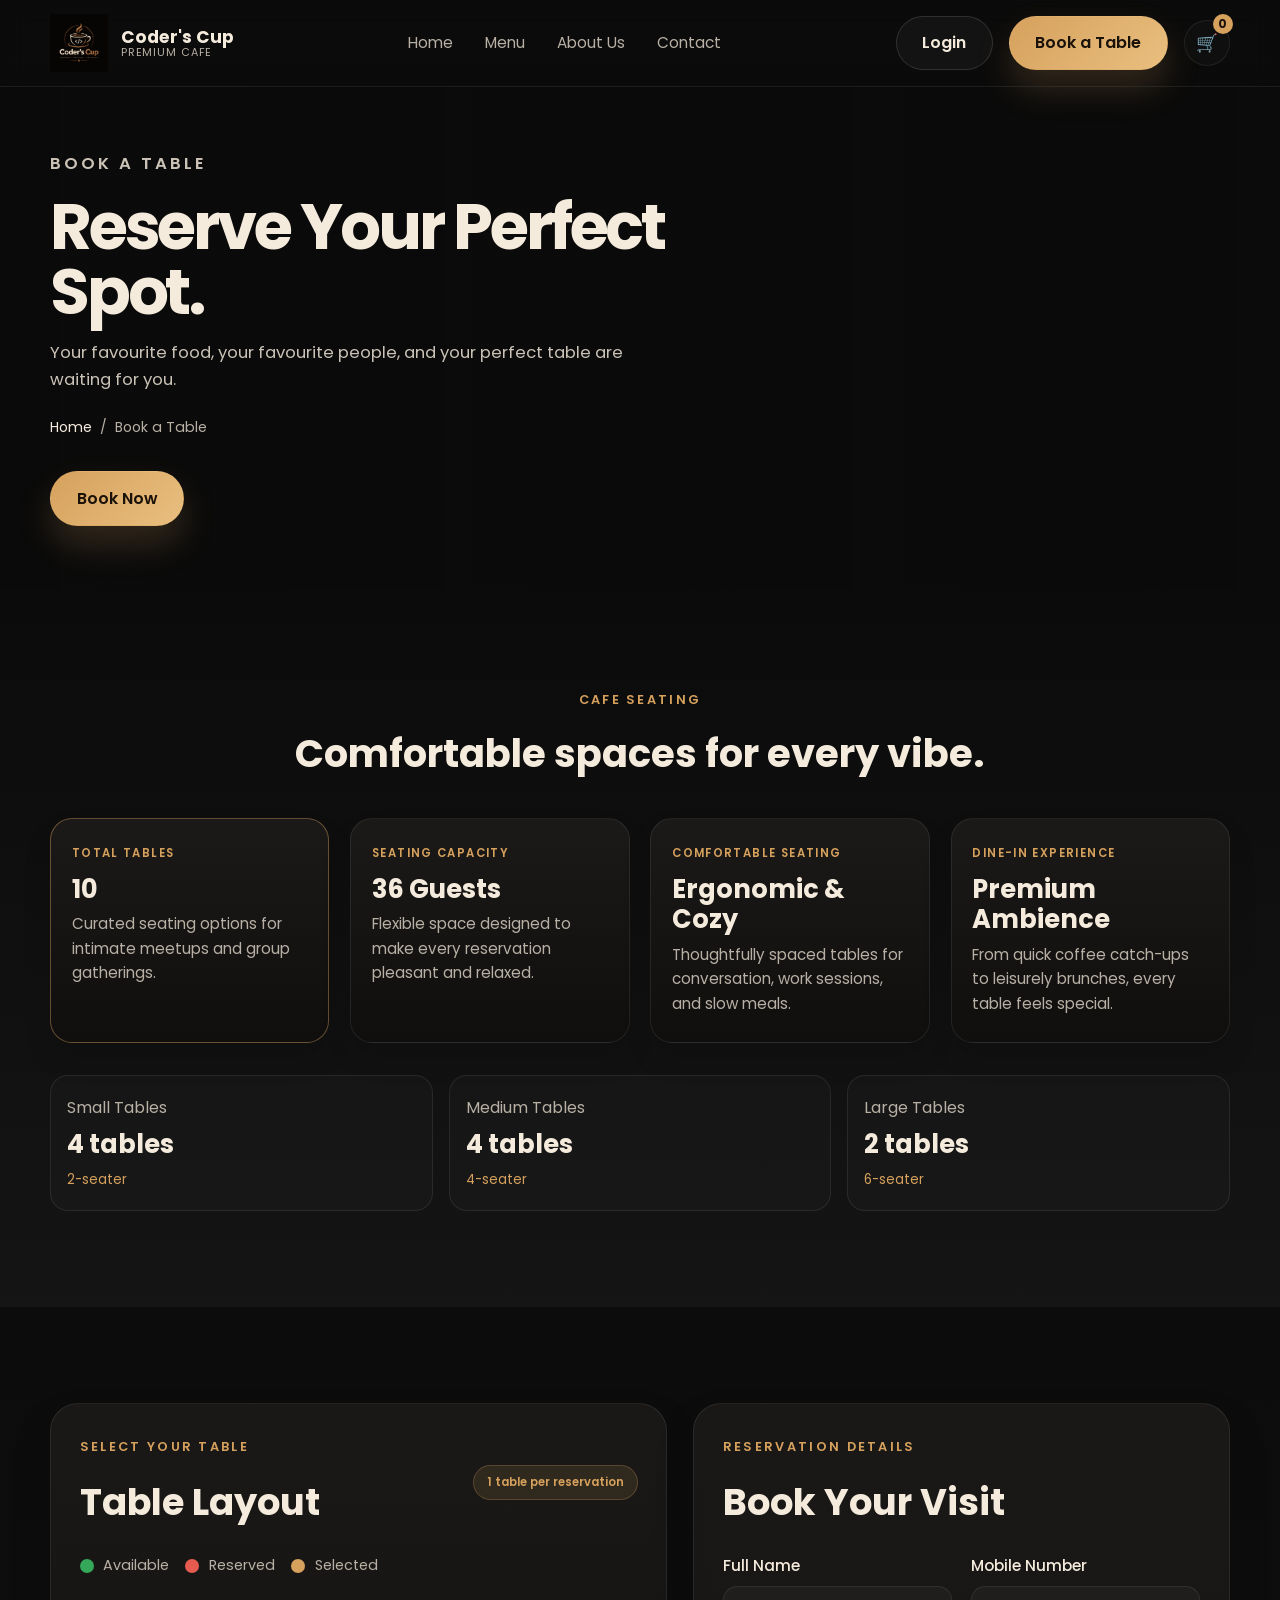
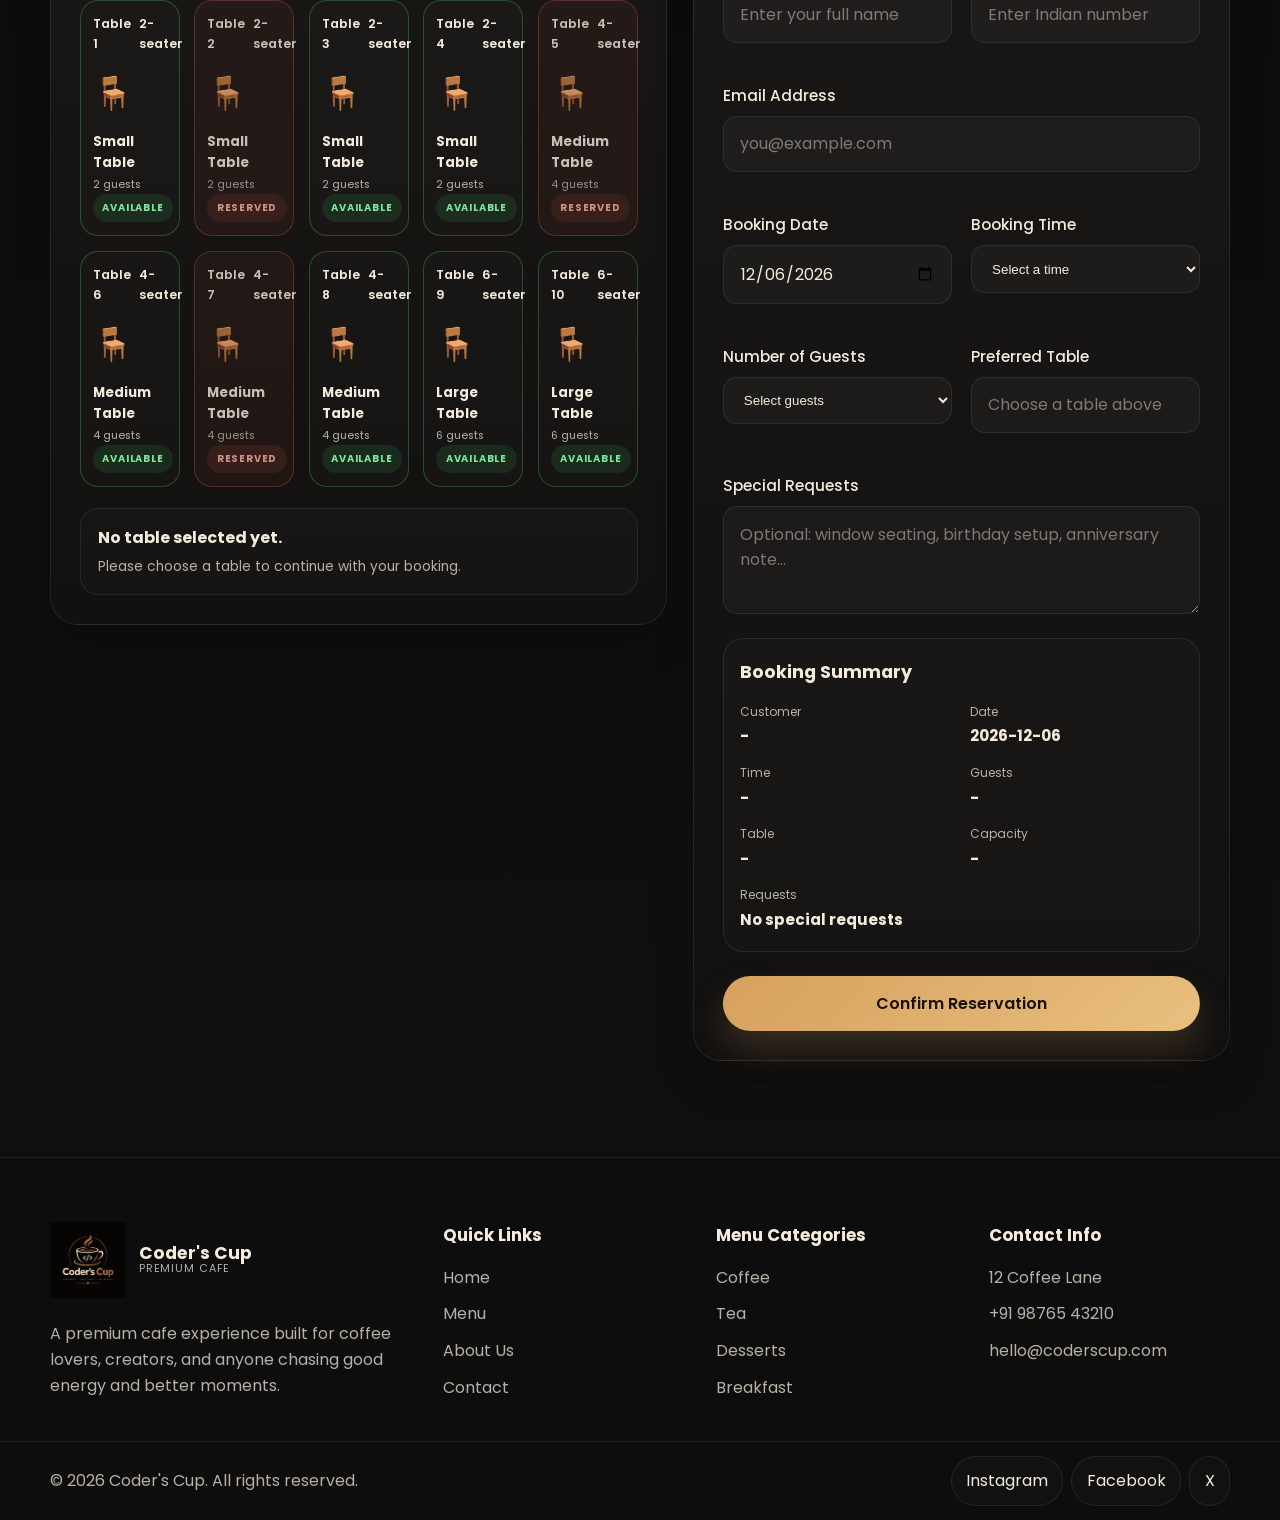
<file: booking.html>
<!DOCTYPE html>
<html lang="en">
  <head>
    <meta charset="UTF-8" />
    <meta name="viewport" content="width=device-width, initial-scale=1.0" />
    <meta
      name="description"
      content="Reserve your perfect spot at Coder's Cup with our premium cafe table booking experience."
    />
    <title>Coder's Cup | Book a Table</title>
    <link rel="preconnect" href="https://fonts.googleapis.com" />
    <link rel="preconnect" href="https://fonts.gstatic.com" crossorigin />
    <link
      href="https://fonts.googleapis.com/css2?family=Poppins:wght@400;500;600;700;800&display=swap"
      rel="stylesheet"
    />
    <link rel="stylesheet" href="style.css" />
    <link rel="stylesheet" href="css/booking.css" />
  </head>
  <body>
    <header class="site-header">
      <div class="container nav-wrap">
        <a href="index.html" class="brand" aria-label="Coder's Cup home">
          <img class="brand-logo" src="cafeelogo.png" alt="Coder's Cup Cafe Logo" />
          <span class="brand-text">
            <strong>Coder's Cup</strong>
            <small>Premium Cafe</small>
          </span>
        </a>

        <button class="nav-toggle" aria-label="Toggle navigation" aria-expanded="false">
          <span></span>
          <span></span>
          <span></span>
        </button>

        <nav class="main-nav" aria-label="Main navigation">
          <ul class="nav-links">
            <li><a href="index.html">Home</a></li>
            <li><a href="menu.html">Menu</a></li>
            <li><a href="index.html#about">About Us</a></li>
            <li><a href="index.html#contact">Contact</a></li>
          </ul>
        </nav>

        <div class="nav-actions">
          <a href="login.html" class="btn btn-ghost">Login</a>
          <a href="booking.html" class="btn btn-primary">Book a Table</a>
          <a href="cart.html" class="cart-button" aria-label="Shopping cart">
            <span class="cart-icon">🛒</span>
            <span class="cart-count" id="header-cart-badge">0</span>
          </a>
        </div>
      </div>
    </header>

    <main>
      <section class="booking-hero">
        <div class="booking-overlay"></div>
        <div class="container booking-hero-inner">
          <p class="eyebrow accent">Book a Table</p>
          <h1>Reserve Your Perfect Spot.</h1>
          <p>
            Your favourite food, your favourite people, and your perfect table are waiting for you.
          </p>
          <nav class="breadcrumb" aria-label="Breadcrumb">
            <a href="index.html">Home</a>
            <span>/</span>
            <span>Book a Table</span>
          </nav>

          <div class="hero-action-row">
            <a href="#booking-form" class="btn btn-primary">Book Now</a>
          </div>
        </div>
      </section>

      <section class="booking-info section-spacing">
        <div class="container">
          <div class="section-heading center">
            <p class="eyebrow accent">Cafe Seating</p>
            <h2>Comfortable spaces for every vibe.</h2>
          </div>

          <div class="info-grid">
            <div class="info-card highlight-card">
              <span class="info-label">Total Tables</span>
              <strong>10</strong>
              <p>Curated seating options for intimate meetups and group gatherings.</p>
            </div>

            <div class="info-card">
              <span class="info-label">Seating Capacity</span>
              <strong>36 Guests</strong>
              <p>Flexible space designed to make every reservation pleasant and relaxed.</p>
            </div>

            <div class="info-card">
              <span class="info-label">Comfortable Seating</span>
              <strong>Ergonomic &amp; Cozy</strong>
              <p>Thoughtfully spaced tables for conversation, work sessions, and slow meals.</p>
            </div>

            <div class="info-card">
              <span class="info-label">Dine-In Experience</span>
              <strong>Premium Ambience</strong>
              <p>From quick coffee catch-ups to leisurely brunches, every table feels special.</p>
            </div>
          </div>

          <div class="table-breakdown">
            <div class="breakdown-item">
              <span>Small Tables</span>
              <strong>4 tables</strong>
              <small>2-seater</small>
            </div>
            <div class="breakdown-item">
              <span>Medium Tables</span>
              <strong>4 tables</strong>
              <small>4-seater</small>
            </div>
            <div class="breakdown-item">
              <span>Large Tables</span>
              <strong>2 tables</strong>
              <small>6-seater</small>
            </div>
          </div>
        </div>
      </section>

      <section class="booking-section section-spacing">
        <div class="container booking-layout">
          <div class="booking-card table-card-panel">
            <div class="card-head">
              <div>
                <p class="eyebrow accent">Select Your Table</p>
                <h2>Table Layout</h2>
              </div>
              <span class="help-badge">1 table per reservation</span>
            </div>

            <div class="table-legend" aria-label="Table status legend">
              <div class="legend-item"><span class="legend-dot available"></span> Available</div>
              <div class="legend-item"><span class="legend-dot reserved"></span> Reserved</div>
              <div class="legend-item"><span class="legend-dot selected"></span> Selected</div>
            </div>

            <div id="table-layout" class="table-layout" aria-live="polite"></div>

            <div id="selected-table-info" class="selected-table-box">
              <strong>No table selected yet.</strong>
              <span>Please choose a table to continue with your booking.</span>
            </div>
          </div>

          <div class="booking-card form-card">
            <div class="card-head">
              <div>
                <p class="eyebrow accent">Reservation Details</p>
                <h2>Book Your Visit</h2>
              </div>
            </div>

            <form id="booking-form" novalidate>
              <div class="field-grid">
                <div class="input-group">
                  <label for="customer-name">Full Name</label>
                  <input type="text" id="customer-name" name="customer-name" placeholder="Enter your full name" />
                  <small class="error-message" data-error-for="customer-name"></small>
                </div>

                <div class="input-group">
                  <label for="mobile-number">Mobile Number</label>
                  <input type="tel" id="mobile-number" name="mobile-number" placeholder="Enter Indian number" />
                  <small class="error-message" data-error-for="mobile-number"></small>
                </div>

                <div class="input-group full-width">
                  <label for="email-address">Email Address</label>
                  <input type="email" id="email-address" name="email-address" placeholder="you@example.com" />
                  <small class="error-message" data-error-for="email-address"></small>
                </div>

                <div class="input-group">
                  <label for="booking-date">Booking Date</label>
                  <input type="date" id="booking-date" name="booking-date" />
                  <small class="error-message" data-error-for="booking-date"></small>
                </div>

                <div class="input-group">
                  <label for="booking-time">Booking Time</label>
                  <select id="booking-time" name="booking-time">
                    <option value="">Select a time</option>
                  </select>
                  <small class="error-message" data-error-for="booking-time"></small>
                </div>

                <div class="input-group">
                  <label for="guest-count">Number of Guests</label>
                  <select id="guest-count" name="guest-count">
                    <option value="">Select guests</option>
                    <option value="1">1 Guest</option>
                    <option value="2">2 Guests</option>
                    <option value="3">3 Guests</option>
                    <option value="4">4 Guests</option>
                    <option value="5">5 Guests</option>
                    <option value="6">6 Guests</option>
                  </select>
                  <small class="error-message" data-error-for="guest-count"></small>
                </div>

                <div class="input-group">
                  <label for="preferred-table">Preferred Table</label>
                  <input type="text" id="preferred-table" name="preferred-table" readonly placeholder="Choose a table above" />
                  <small class="error-message" data-error-for="preferred-table"></small>
                </div>

                <div class="input-group full-width">
                  <label for="special-requests">Special Requests</label>
                  <textarea id="special-requests" name="special-requests" rows="3" placeholder="Optional: window seating, birthday setup, anniversary note..."></textarea>
                </div>
              </div>

              <div class="summary-box" id="booking-summary">
                <h3>Booking Summary</h3>
                <div class="summary-list">
                  <div><span>Customer</span><strong id="summary-name">-</strong></div>
                  <div><span>Date</span><strong id="summary-date">-</strong></div>
                  <div><span>Time</span><strong id="summary-time">-</strong></div>
                  <div><span>Guests</span><strong id="summary-guests">-</strong></div>
                  <div><span>Table</span><strong id="summary-table">-</strong></div>
                  <div><span>Capacity</span><strong id="summary-capacity">-</strong></div>
                  <div class="full-width"><span>Requests</span><strong id="summary-requests">No special requests</strong></div>
                </div>
              </div>

              <button type="submit" class="btn btn-primary btn-full">Confirm Reservation</button>
            </form>
          </div>
        </div>
      </section>
    </main>

    <div id="booking-confirmation" class="modal-overlay hidden" aria-modal="true" role="dialog">
      <div class="confirmation-modal booking-confirmation-box">
        <div class="success-badge">✓</div>
        <h3>Reservation Request Submitted!</h3>
        <p>
          Your table reservation request has been submitted successfully. We look forward to welcoming you to Coder's Cup.
        </p>

        <div class="confirmation-details">
          <div><span>Booking ID</span><strong id="confirm-booking-id"></strong></div>
          <div><span>Customer</span><strong id="confirm-customer-name"></strong></div>
          <div><span>Table</span><strong id="confirm-table-number"></strong></div>
          <div><span>Date</span><strong id="confirm-booking-date"></strong></div>
          <div><span>Time</span><strong id="confirm-booking-time"></strong></div>
          <div><span>Guests</span><strong id="confirm-guest-count"></strong></div>
          <div><span>Status</span><strong>Pending Confirmation</strong></div>
        </div>

        <p class="demo-note">
          This is a frontend-only demonstration. The reservation has not been sent to the actual cafe.
        </p>

        <div class="modal-actions">
          <a href="index.html" class="btn btn-primary">Back to Home</a>
          <button type="button" id="close-confirmation" class="btn btn-secondary">View Booking Details</button>
        </div>
      </div>
    </div>

    <footer class="site-footer">
      <div class="container footer-grid">
        <div class="footer-brand">
          <a href="index.html" class="brand footer-brand-link" aria-label="Coder's Cup home">
            <img class="brand-logo footer-logo" src="cafeelogo.png" alt="Coder's Cup Cafe Logo" />
            <span class="brand-text">
              <strong>Coder's Cup</strong>
              <small>Premium Cafe</small>
            </span>
          </a>
          <p>
            A premium cafe experience built for coffee lovers, creators, and anyone chasing good energy and better moments.
          </p>
        </div>

        <div>
          <h3>Quick Links</h3>
          <ul>
            <li><a href="index.html">Home</a></li>
            <li><a href="menu.html">Menu</a></li>
            <li><a href="index.html#about">About Us</a></li>
            <li><a href="index.html#contact">Contact</a></li>
          </ul>
        </div>

        <div>
          <h3>Menu Categories</h3>
          <ul>
            <li><a href="menu.html">Coffee</a></li>
            <li><a href="menu.html">Tea</a></li>
            <li><a href="menu.html">Desserts</a></li>
            <li><a href="menu.html">Breakfast</a></li>
          </ul>
        </div>

        <div>
          <h3>Contact Info</h3>
          <ul>
            <li>12 Coffee Lane</li>
            <li>+91 98765 43210</li>
            <li>hello@coderscup.com</li>
          </ul>
        </div>
      </div>

      <div class="footer-bottom">
        <div class="container footer-bottom-inner">
          <p>© <span id="year"></span> Coder's Cup. All rights reserved.</p>
          <div class="socials footer-socials">
            <a href="#">Instagram</a>
            <a href="#">Facebook</a>
            <a href="#">X</a>
          </div>
        </div>
      </div>
    </footer>

    <script src="script.js"></script>
    <script src="js/booking.js"></script>
  </body>
</html>
</file>
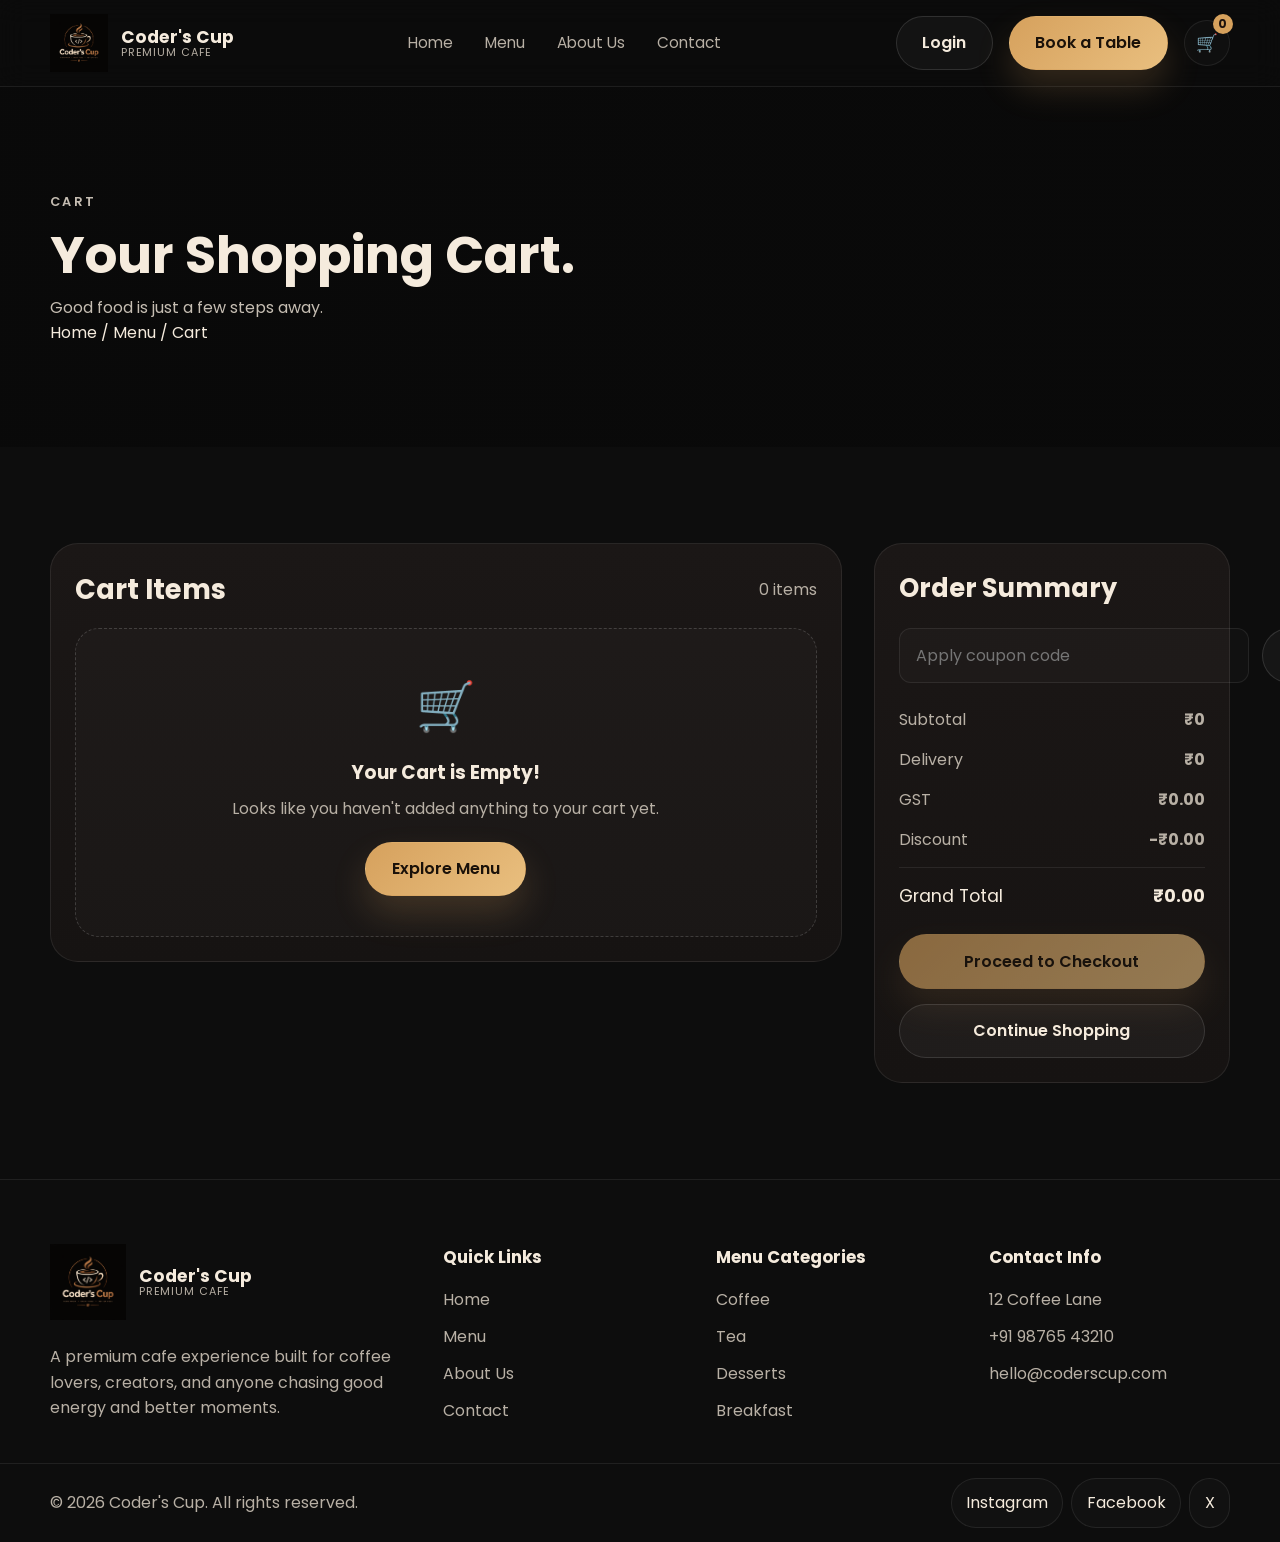
<file: cart.html>
<!DOCTYPE html>
<html lang="en">
  <head>
    <meta charset="UTF-8" />
    <meta name="viewport" content="width=device-width, initial-scale=1.0" />
    <meta
      name="description"
      content="Review and manage your Coder's Cup cart before checkout."
    />
    <title>Coder's Cup | Cart</title>
    <link rel="preconnect" href="https://fonts.googleapis.com" />
    <link rel="preconnect" href="https://fonts.gstatic.com" crossorigin />
    <link
      href="https://fonts.googleapis.com/css2?family=Poppins:wght@400;500;600;700;800&display=swap"
      rel="stylesheet"
    />
    <link rel="stylesheet" href="style.css" />
    <link rel="stylesheet" href="css/cart.css" />
  </head>
  <body>
    <header class="site-header">
      <div class="container nav-wrap">
        <a href="index.html" class="brand" aria-label="Coder's Cup home">
          <img class="brand-logo" src="cafeelogo.png" alt="Coder's Cup Cafe Logo" />
          <span class="brand-text">
            <strong>Coder's Cup</strong>
            <small>Premium Cafe</small>
          </span>
        </a>

        <button class="nav-toggle" aria-label="Toggle navigation" aria-expanded="false">
          <span></span>
          <span></span>
          <span></span>
        </button>

        <nav class="main-nav" aria-label="Main navigation">
          <ul class="nav-links">
            <li><a href="index.html">Home</a></li>
            <li><a href="menu.html">Menu</a></li>
            <li><a href="index.html#about">About Us</a></li>
            <li><a href="index.html#contact">Contact</a></li>
          </ul>
        </nav>

        <div class="nav-actions">
          <a href="login.html" class="btn btn-ghost">Login</a>
          <a href="booking.html" class="btn btn-primary">Book a Table</a>
          <a href="cart.html" class="cart-button" aria-label="Shopping cart">
            <span class="cart-icon">🛒</span>
            <span class="cart-count" id="header-cart-badge">0</span>
          </a>
        </div>
      </div>
    </header>

    <main>
      <section class="cart-hero">
        <div class="cart-hero-overlay"></div>
        <div class="container cart-hero-inner">
          <p class="eyebrow accent">Cart</p>
          <h1>Your Shopping Cart.</h1>
          <p>Good food is just a few steps away.</p>
          <nav class="breadcrumb" aria-label="Breadcrumb">
            <a href="index.html">Home</a>
            <span>/</span>
            <a href="menu.html">Menu</a>
            <span>/</span>
            <span>Cart</span>
          </nav>
        </div>
      </section>

      <section class="cart-content section-spacing">
        <div class="container cart-layout">
          <div class="cart-main">
            <div class="cart-topbar">
              <h2>Cart Items</h2>
              <span id="top-cart-count">0 items</span>
            </div>

            <div id="cart-items" class="cart-items-list"></div>

            <div id="empty-cart" class="empty-cart-panel hidden">
              <div class="empty-cart-icon">🛒</div>
              <h3>Your Cart is Empty!</h3>
              <p>Looks like you haven't added anything to your cart yet.</p>
              <a href="menu.html" class="btn btn-primary">Explore Menu</a>
            </div>
          </div>

          <aside class="order-summary">
            <h3>Order Summary</h3>

            <div class="coupon-row">
              <input id="coupon-input" type="text" placeholder="Apply coupon code" />
              <button id="apply-coupon" type="button" class="btn btn-secondary">Apply</button>
            </div>

            <div class="summary-list">
              <div class="summary-row">
                <span>Subtotal</span>
                <strong id="summary-subtotal">₹0</strong>
              </div>
              <div class="summary-row">
                <span>Delivery</span>
                <strong id="summary-delivery">₹0</strong>
              </div>
              <div class="summary-row">
                <span>GST</span>
                <strong id="summary-tax">₹0</strong>
              </div>
              <div class="summary-row">
                <span>Discount</span>
                <strong id="summary-discount">-₹0</strong>
              </div>
              <div class="summary-row total-row">
                <span>Grand Total</span>
                <strong id="summary-total">₹0</strong>
              </div>
            </div>

            <div class="summary-actions">
              <a href="checkout.html" id="checkout-btn" class="btn btn-primary btn-full">Proceed to Checkout</a>
              <a href="menu.html" class="btn btn-secondary btn-full">Continue Shopping</a>
            </div>
          </aside>
        </div>
      </section>
    </main>

    <footer class="site-footer">
      <div class="container footer-grid">
        <div class="footer-brand">
          <a href="index.html" class="brand footer-brand-link" aria-label="Coder's Cup home">
            <img class="brand-logo footer-logo" src="cafeelogo.png" alt="Coder's Cup Cafe Logo" />
            <span class="brand-text">
              <strong>Coder's Cup</strong>
              <small>Premium Cafe</small>
            </span>
          </a>
          <p>
            A premium cafe experience built for coffee lovers, creators, and anyone chasing good
            energy and better moments.
          </p>
        </div>

        <div>
          <h3>Quick Links</h3>
          <ul>
            <li><a href="index.html">Home</a></li>
            <li><a href="menu.html">Menu</a></li>
            <li><a href="index.html#about">About Us</a></li>
            <li><a href="index.html#contact">Contact</a></li>
          </ul>
        </div>

        <div>
          <h3>Menu Categories</h3>
          <ul>
            <li><a href="menu.html">Coffee</a></li>
            <li><a href="menu.html">Tea</a></li>
            <li><a href="menu.html">Desserts</a></li>
            <li><a href="menu.html">Breakfast</a></li>
          </ul>
        </div>

        <div>
          <h3>Contact Info</h3>
          <ul>
            <li>12 Coffee Lane</li>
            <li>+91 98765 43210</li>
            <li>hello@coderscup.com</li>
          </ul>
        </div>
      </div>

      <div class="footer-bottom">
        <div class="container footer-bottom-inner">
          <p>© <span id="year"></span> Coder's Cup. All rights reserved.</p>
          <div class="socials footer-socials">
            <a href="#">Instagram</a>
            <a href="#">Facebook</a>
            <a href="#">X</a>
          </div>
        </div>
      </div>
    </footer>

    <script src="script.js"></script>
    <script src="js/menu.js"></script>
    <script src="js/cart.js"></script>
  </body>
</html>
</file>
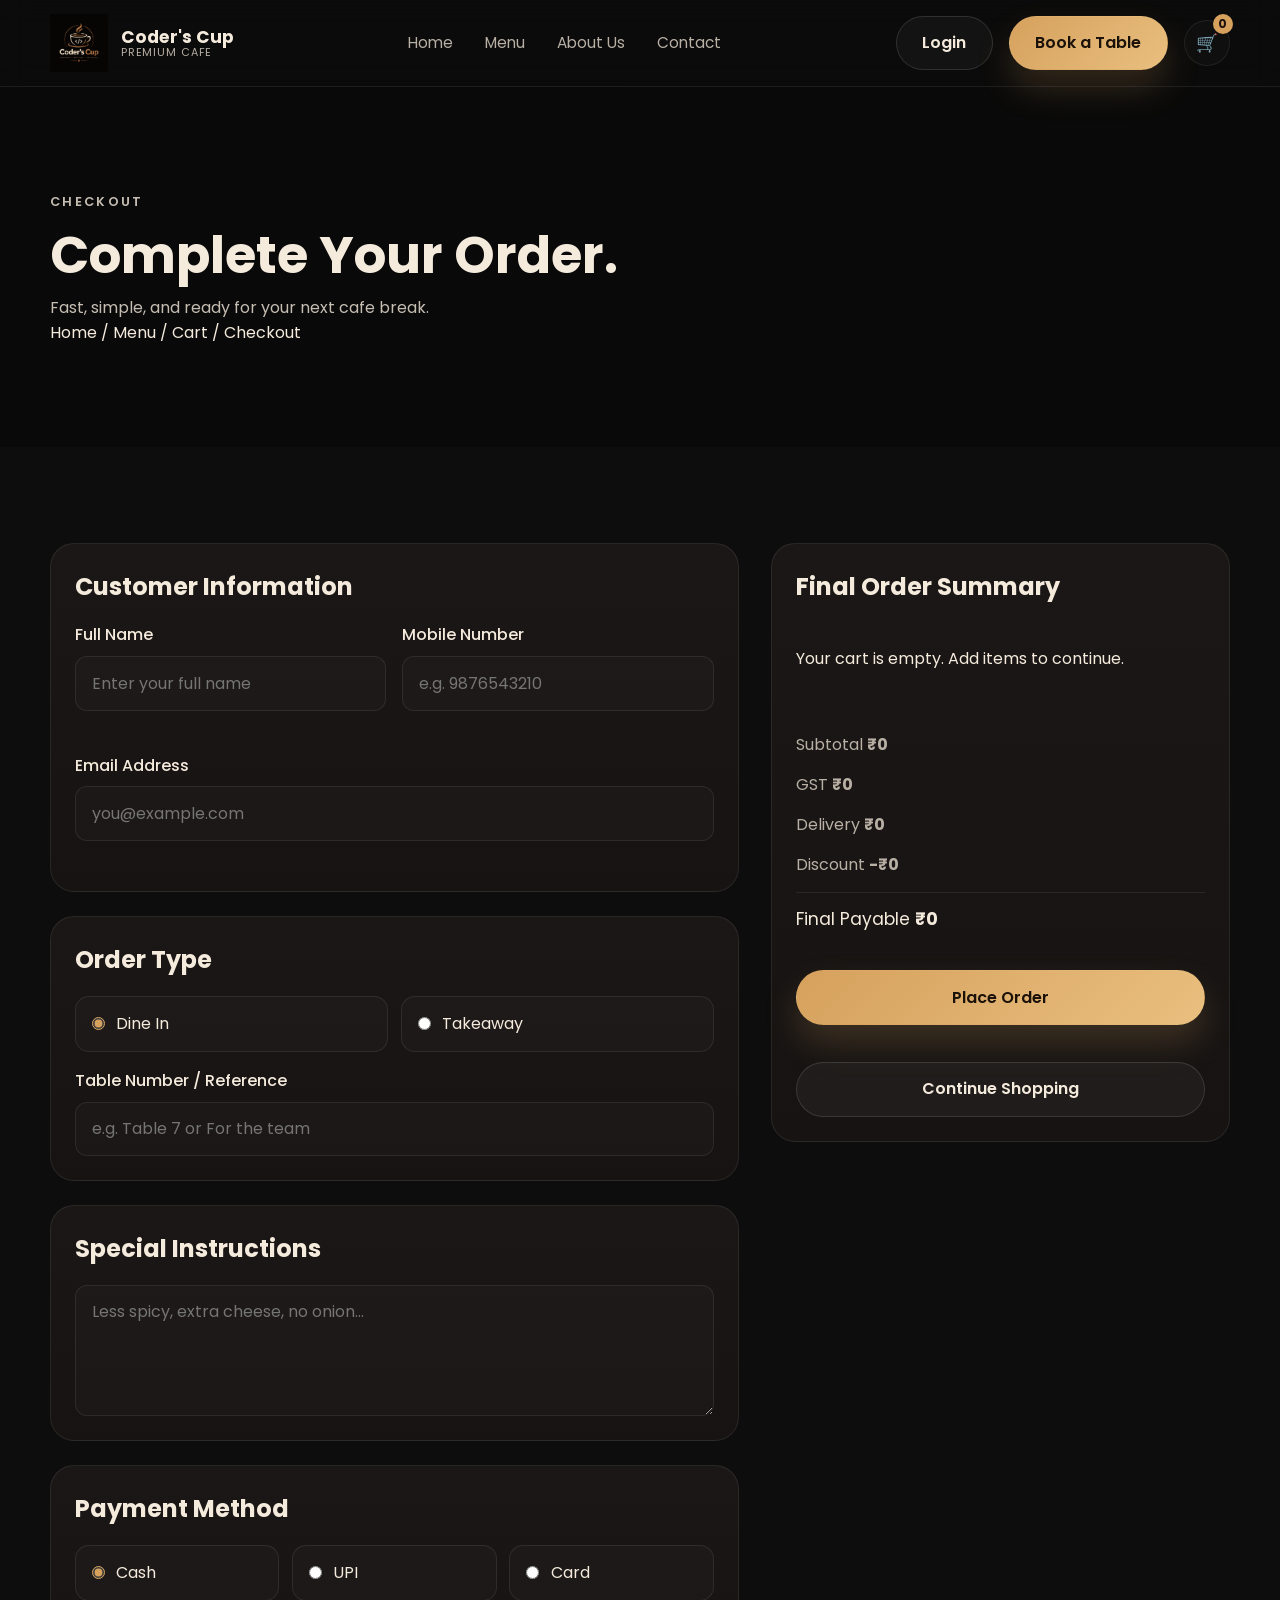
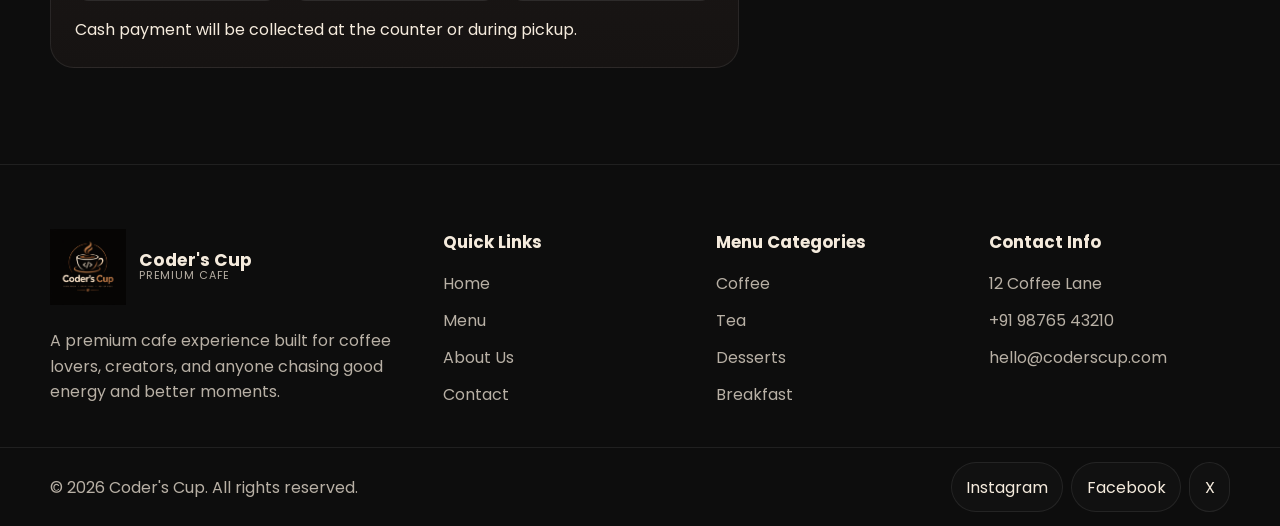
<file: checkout.html>
<!DOCTYPE html>
<html lang="en">
  <head>
    <meta charset="UTF-8" />
    <meta name="viewport" content="width=device-width, initial-scale=1.0" />
    <meta
      name="description"
      content="Complete your Coder's Cup order with a premium and simple cafe checkout flow."
    />
    <title>Coder's Cup | Checkout</title>
    <link rel="preconnect" href="https://fonts.googleapis.com" />
    <link rel="preconnect" href="https://fonts.gstatic.com" crossorigin />
    <link
      href="https://fonts.googleapis.com/css2?family=Poppins:wght@400;500;600;700;800&display=swap"
      rel="stylesheet"
    />
    <link rel="stylesheet" href="style.css" />
    <link rel="stylesheet" href="css/checkout.css" />
  </head>
  <body>
    <header class="site-header">
      <div class="container nav-wrap">
        <a href="index.html" class="brand" aria-label="Coder's Cup home">
          <img class="brand-logo" src="cafeelogo.png" alt="Coder's Cup Cafe Logo" />
          <span class="brand-text">
            <strong>Coder's Cup</strong>
            <small>Premium Cafe</small>
          </span>
        </a>

        <button class="nav-toggle" aria-label="Toggle navigation" aria-expanded="false">
          <span></span>
          <span></span>
          <span></span>
        </button>

        <nav class="main-nav" aria-label="Main navigation">
          <ul class="nav-links">
            <li><a href="index.html">Home</a></li>
            <li><a href="menu.html">Menu</a></li>
            <li><a href="index.html#about">About Us</a></li>
            <li><a href="index.html#contact">Contact</a></li>
          </ul>
        </nav>

        <div class="nav-actions">
          <a href="login.html" class="btn btn-ghost">Login</a>
          <a href="booking.html" class="btn btn-primary">Book a Table</a>
          <a href="cart.html" class="cart-button" aria-label="Shopping cart">
            <span class="cart-icon">🛒</span>
            <span class="cart-count" id="header-cart-badge">0</span>
          </a>
        </div>
      </div>
    </header>

    <main>
      <section class="checkout-hero">
        <div class="checkout-overlay"></div>
        <div class="container checkout-hero-inner">
          <p class="eyebrow accent">Checkout</p>
          <h1>Complete Your Order.</h1>
          <p>Fast, simple, and ready for your next cafe break.</p>
          <nav class="breadcrumb" aria-label="Breadcrumb">
            <a href="index.html">Home</a>
            <span>/</span>
            <a href="menu.html">Menu</a>
            <span>/</span>
            <a href="cart.html">Cart</a>
            <span>/</span>
            <span>Checkout</span>
          </nav>
        </div>
      </section>

      <section class="checkout-page section-spacing">
        <div class="container checkout-grid">
          <form id="checkout-form" class="checkout-form" novalidate>
            <div class="form-card">
              <h2>Customer Information</h2>
              <div class="field-grid">
                <div class="input-group">
                  <label for="customer-name">Full Name</label>
                  <input type="text" id="customer-name" name="customer-name" placeholder="Enter your full name" />
                  <small class="error-message" data-error-for="customer-name"></small>
                </div>

                <div class="input-group">
                  <label for="mobile-number">Mobile Number</label>
                  <input type="tel" id="mobile-number" name="mobile-number" placeholder="e.g. 9876543210" />
                  <small class="error-message" data-error-for="mobile-number"></small>
                </div>

                <div class="input-group full-width">
                  <label for="email-address">Email Address</label>
                  <input type="email" id="email-address" name="email-address" placeholder="you@example.com" />
                  <small class="error-message" data-error-for="email-address"></small>
                </div>
              </div>
            </div>

            <div class="form-card">
              <h2>Order Type</h2>
              <div class="radio-group">
                <label class="option-box">
                  <input type="radio" name="order-type" value="Dine In" checked />
                  <span>Dine In</span>
                </label>
                <label class="option-box">
                  <input type="radio" name="order-type" value="Takeaway" />
                  <span>Takeaway</span>
                </label>
              </div>

              <div id="dinein-fields" class="extra-fields">
                <div class="input-group">
                  <label for="table-number">Table Number / Reference</label>
                  <input type="text" id="table-number" name="table-number" placeholder="e.g. Table 7 or For the team" />
                </div>
              </div>

              <div id="takeaway-fields" class="extra-fields hidden">
                <div class="input-group">
                  <label for="pickup-time">Estimated Pickup Time</label>
                  <input type="time" id="pickup-time" name="pickup-time" />
                </div>
              </div>
            </div>

            <div class="form-card">
              <h2>Special Instructions</h2>
              <div class="input-group">
                <textarea id="order-notes" rows="4" placeholder="Less spicy, extra cheese, no onion..."></textarea>
              </div>
            </div>

            <div class="form-card">
              <h2>Payment Method</h2>
              <div class="radio-group payment-group">
                <label class="option-box">
                  <input type="radio" name="payment-method" value="Cash" checked />
                  <span>Cash</span>
                </label>
                <label class="option-box">
                  <input type="radio" name="payment-method" value="UPI" />
                  <span>UPI</span>
                </label>
                <label class="option-box">
                  <input type="radio" name="payment-method" value="Card" />
                  <span>Card</span>
                </label>
              </div>

              <div id="cash-fields" class="payment-box">
                <p>Cash payment will be collected at the counter or during pickup.</p>
              </div>

              <div id="upi-fields" class="payment-box hidden">
                <div class="input-group">
                  <label for="upi-id">UPI ID</label>
                  <input type="text" id="upi-id" placeholder="yourname@upi" />
                </div>
              </div>

              <div id="card-fields" class="payment-box hidden">
                <div class="input-group">
                  <label for="card-name">Name on Card</label>
                  <input type="text" id="card-name" placeholder="Name on card" />
                </div>
                <div class="input-group">
                  <label for="card-last4">Last 4 Digits</label>
                  <input type="text" id="card-last4" maxlength="4" placeholder="1234" />
                </div>
              </div>
            </div>
          </form>

          <aside class="checkout-summary">
            <h3>Final Order Summary</h3>

            <div id="checkout-items" class="checkout-items"></div>

            <div class="summary-list">
              <div class="summary-row">
                <span>Subtotal</span>
                <strong id="checkout-subtotal">₹0</strong>
              </div>
              <div class="summary-row">
                <span>GST</span>
                <strong id="checkout-tax">₹0</strong>
              </div>
              <div class="summary-row">
                <span>Delivery</span>
                <strong id="checkout-delivery">₹0</strong>
              </div>
              <div class="summary-row">
                <span>Discount</span>
                <strong id="checkout-discount">-₹0</strong>
              </div>
              <div class="summary-row total-row">
                <span>Final Payable</span>
                <strong id="checkout-total">₹0</strong>
              </div>
            </div>

            <button type="submit" form="checkout-form" class="btn btn-primary btn-full" id="place-order-btn">Place Order</button>
            <a href="menu.html" class="btn btn-secondary btn-full">Continue Shopping</a>
          </aside>
        </div>
      </section>
    </main>

    <div class="modal-overlay hidden" id="confirmation-modal" aria-modal="true" role="dialog">
      <div class="confirmation-modal">
        <img class="confirmation-logo" src="cafeelogo.png" alt="Coder's Cup Cafe Logo" />
        <div class="success-badge">✓</div>
        <h3>Order Placed Successfully!</h3>
        <p>
          Your order has been placed successfully! Thank you for choosing Coder's Cup.
        </p>
        <div class="confirmation-details">
          <div><span>Order ID</span><strong id="confirm-order-id"></strong></div>
          <div><span>Customer</span><strong id="confirm-customer-name"></strong></div>
          <div><span>Order Type</span><strong id="confirm-order-type"></strong></div>
          <div><span>Payment</span><strong id="confirm-payment"></strong></div>
          <div><span>Total</span><strong id="confirm-total"></strong></div>
          <div><span>Time</span><strong id="confirm-time"></strong></div>
        </div>
        <p class="demo-note">This is a frontend demo and no real order has been sent to the cafe.</p>
        <div class="modal-actions">
          <a href="index.html" class="btn btn-primary">Back to Home</a>
          <a href="menu.html" class="btn btn-secondary">Explore More Food</a>
        </div>
      </div>
    </div>

    <footer class="site-footer">
      <div class="container footer-grid">
        <div class="footer-brand">
          <a href="index.html" class="brand footer-brand-link" aria-label="Coder's Cup home">
            <img class="brand-logo footer-logo" src="cafeelogo.png" alt="Coder's Cup Cafe Logo" />
            <span class="brand-text">
              <strong>Coder's Cup</strong>
              <small>Premium Cafe</small>
            </span>
          </a>
          <p>
            A premium cafe experience built for coffee lovers, creators, and anyone chasing good
            energy and better moments.
          </p>
        </div>

        <div>
          <h3>Quick Links</h3>
          <ul>
            <li><a href="index.html">Home</a></li>
            <li><a href="menu.html">Menu</a></li>
            <li><a href="index.html#about">About Us</a></li>
            <li><a href="index.html#contact">Contact</a></li>
          </ul>
        </div>

        <div>
          <h3>Menu Categories</h3>
          <ul>
            <li><a href="menu.html">Coffee</a></li>
            <li><a href="menu.html">Tea</a></li>
            <li><a href="menu.html">Desserts</a></li>
            <li><a href="menu.html">Breakfast</a></li>
          </ul>
        </div>

        <div>
          <h3>Contact Info</h3>
          <ul>
            <li>12 Coffee Lane</li>
            <li>+91 98765 43210</li>
            <li>hello@coderscup.com</li>
          </ul>
        </div>
      </div>

      <div class="footer-bottom">
        <div class="container footer-bottom-inner">
          <p>© <span id="year"></span> Coder's Cup. All rights reserved.</p>
          <div class="socials footer-socials">
            <a href="#">Instagram</a>
            <a href="#">Facebook</a>
            <a href="#">X</a>
          </div>
        </div>
      </div>
    </footer>

    <script src="script.js"></script>
    <script src="js/menu.js"></script>
    <script src="js/checkout.js"></script>
  </body>
</html>
</file>
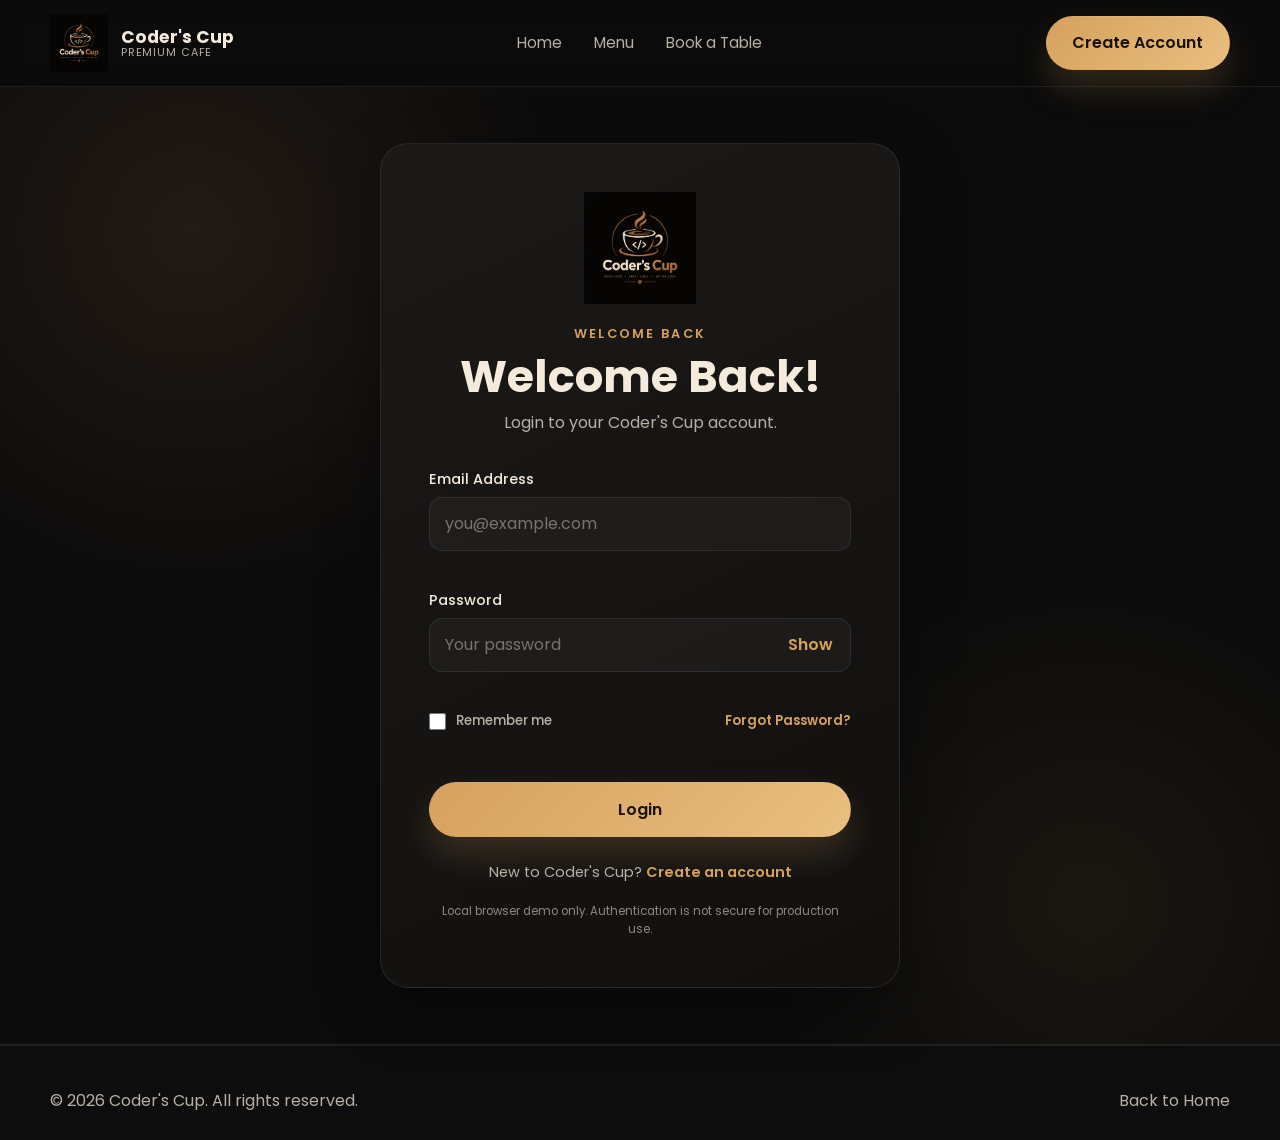
<file: customer-dashboard.html>
<!DOCTYPE html>
<html lang="en">
  <head>
    <meta charset="UTF-8" /><meta name="viewport" content="width=device-width, initial-scale=1.0" />
    <meta name="description" content="Manage your Coder's Cup profile, orders, bookings, and wishlist." /><title>Coder's Cup | My Account</title>
    <link rel="preconnect" href="https://fonts.googleapis.com" /><link rel="preconnect" href="https://fonts.gstatic.com" crossorigin />
    <link href="https://fonts.googleapis.com/css2?family=Poppins:wght@400;500;600;700;800&display=swap" rel="stylesheet" />
    <link rel="stylesheet" href="style.css" /><link rel="stylesheet" href="css/dashboard.css" />
  </head>
  <body>
    <header class="site-header"><div class="container nav-wrap"><a href="index.html" class="brand" aria-label="Coder's Cup home"><img class="brand-logo" src="cafeelogo.png" alt="Coder's Cup Cafe Logo" /><span class="brand-text"><strong>Coder's Cup</strong><small>Premium Cafe</small></span></a><button class="nav-toggle" aria-label="Toggle navigation" aria-expanded="false"><span></span><span></span><span></span></button><nav class="main-nav" aria-label="Main navigation"><ul class="nav-links"><li><a href="index.html">Home</a></li><li><a href="menu.html">Menu</a></li><li><a href="booking.html">Book a Table</a></li></ul></nav><div class="nav-actions"><a href="cart.html" class="cart-button" aria-label="Shopping cart">🛒</a><button type="button" class="btn btn-ghost" data-logout>Logout</button></div></div></header>
    <main class="dashboard-main"><div class="container dashboard-layout">
      <aside class="dashboard-sidebar" id="dashboard-sidebar"><div class="sidebar-user"><div class="avatar" id="sidebar-avatar">C</div><div><strong id="sidebar-name">Customer</strong><small>Customer account</small></div></div><nav aria-label="Customer dashboard"><a href="#overview" class="dashboard-nav-link active" data-section="overview">◈ <span>Dashboard</span></a><a href="#profile" class="dashboard-nav-link" data-section="profile">♙ <span>My Profile</span></a><a href="#orders" class="dashboard-nav-link" data-section="orders">▤ <span>My Orders</span></a><a href="#bookings" class="dashboard-nav-link" data-section="bookings">▦ <span>My Bookings</span></a><a href="#wishlist" class="dashboard-nav-link" data-section="wishlist">♡ <span>My Wishlist</span></a><button type="button" class="dashboard-nav-link logout-link" data-logout>⇥ <span>Logout</span></button></nav><p class="sidebar-demo">Frontend account demonstration</p></aside>
      <div class="dashboard-content"><button id="sidebar-toggle" class="sidebar-toggle" type="button" aria-expanded="false">☰ Account menu</button><p class="dashboard-security-note">Frontend learning demo only. Browser storage and role checks are not secure authentication.</p>
        <section id="overview" class="dashboard-section active-section"><div class="dashboard-welcome"><div><p class="eyebrow accent">Your account</p><h1>Welcome, <span id="welcome-name">there</span>.</h1><p>Your Coder's Cup moments, all in one place.</p></div><a href="menu.html" class="btn btn-primary">Explore Menu</a></div>
          <div class="stat-grid"><article class="stat-card"><span class="stat-icon">☕</span><div><strong id="stat-orders">0</strong><span>Total Orders</span></div></article><article class="stat-card"><span class="stat-icon">🪑</span><div><strong id="stat-bookings">0</strong><span>Total Bookings</span></div></article><article class="stat-card"><span class="stat-icon">♡</span><div><strong id="stat-wishlist">0</strong><span>Wishlist Items</span></div></article></div>
          <div class="dashboard-panel"><div class="panel-heading"><div><p class="eyebrow accent">Latest activity</p><h2>Recent Orders</h2></div><a href="#orders" data-section="orders">View all →</a></div><div id="recent-orders" class="compact-list"></div></div>
          <div class="dashboard-panel"><div class="panel-heading"><div><p class="eyebrow accent">Save your seat</p><h2>Upcoming Bookings</h2></div><a href="#bookings" data-section="bookings">View all →</a></div><div id="upcoming-bookings" class="compact-list"></div></div>
        </section>
        <section id="profile" class="dashboard-section"><div class="section-title"><p class="eyebrow accent">Account details</p><h1>My Profile</h1><p>Keep your contact details up to date.</p></div><div class="dashboard-panel profile-panel"><div class="profile-top"><img id="profile-image" src="https://images.unsplash.com/photo-1534528741775-53994a69daeb?auto=format&fit=crop&w=240&q=80" alt="Customer profile" /><div><h2 id="profile-display-name">Customer</h2><p id="profile-display-email">email@example.com</p></div><button id="edit-profile" type="button" class="btn btn-secondary">Edit Profile</button></div>
          <div id="profile-readonly" class="profile-details"><div><span>Full Name</span><strong id="profile-name-value">—</strong></div><div><span>Email Address</span><strong id="profile-email-value">—</strong></div><div><span>Mobile Number</span><strong id="profile-mobile-value">—</strong></div><div><span>Member Since</span><strong id="profile-created-value">—</strong></div></div>
          <form id="profile-form" class="profile-form hidden" novalidate><div class="field-grid"><div class="input-group"><label for="profile-name">Full Name</label><input id="profile-name" /></div><div class="input-group"><label for="profile-mobile">Mobile Number</label><input id="profile-mobile" type="tel" /></div><div class="input-group full-width"><label for="profile-email">Email Address</label><input id="profile-email" type="email" /></div><div class="input-group full-width"><label for="profile-image-url">Profile Image URL (optional)</label><input id="profile-image-url" type="url" placeholder="https://example.com/photo.jpg" /></div></div><p id="profile-feedback" class="form-feedback" role="status"></p><div class="profile-actions"><button type="submit" class="btn btn-primary">Save Changes</button><button id="cancel-profile" type="button" class="btn btn-secondary">Cancel</button></div></form></div></section>
        <section id="orders" class="dashboard-section"><div class="section-title"><p class="eyebrow accent">Order history</p><h1>My Orders</h1><p>Review your previous Coder's Cup orders.</p></div><div class="dashboard-panel"><div id="orders-table-wrap" class="table-scroll"></div></div></section>
        <section id="bookings" class="dashboard-section"><div class="section-title"><p class="eyebrow accent">Your reservations</p><h1>My Bookings</h1><p>All your table requests and upcoming visits.</p></div><div class="dashboard-panel"><div id="bookings-table-wrap" class="table-scroll"></div></div></section>
        <section id="wishlist" class="dashboard-section"><div class="section-title"><p class="eyebrow accent">Saved favourites</p><h1>My Wishlist</h1><p>Your favourite menu picks, ready when you are.</p></div><div id="wishlist-grid" class="wishlist-grid"></div></section>
      </div>
    </div></main>
    <div id="details-modal" class="details-modal hidden" role="dialog" aria-modal="true" aria-labelledby="details-title"><div class="details-dialog"><button id="close-details" class="modal-close" type="button" aria-label="Close details">×</button><p class="eyebrow accent">Order / Reservation</p><h2 id="details-title">Details</h2><div id="details-content" class="details-content"></div><button id="details-done" type="button" class="btn btn-primary">Done</button></div></div>
    <footer class="site-footer"><div class="footer-bottom"><div class="container footer-bottom-inner"><p>© <span id="year"></span> Coder's Cup. All rights reserved.</p><a href="index.html">Back to Home</a></div></div></footer>
    <script src="script.js"></script><script src="js/menu.js"></script><script src="js/customer-dashboard.js"></script>
  </body>
</html>
</file>
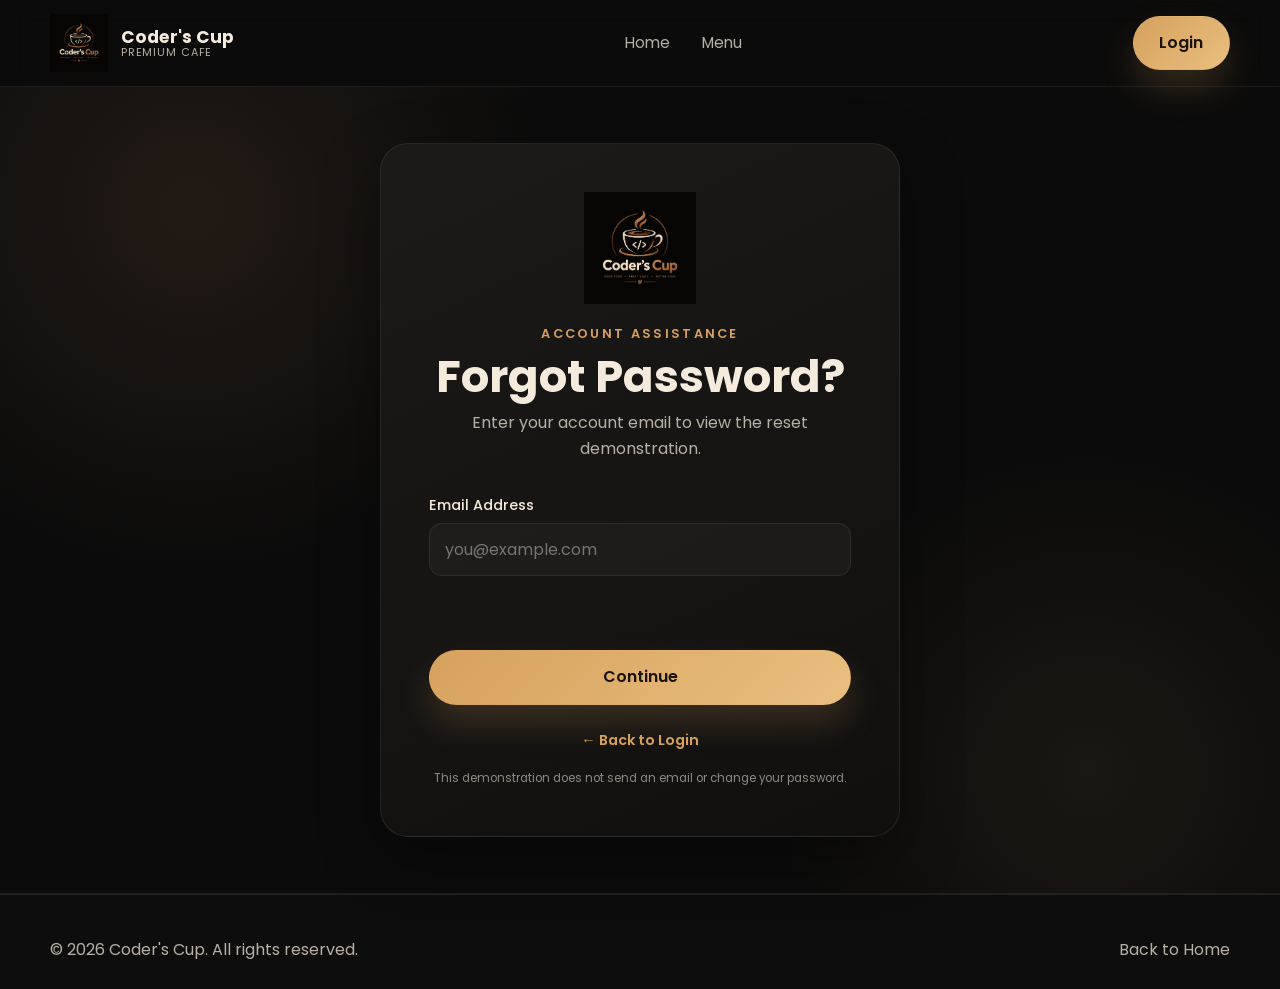
<file: forgot-password.html>
<!DOCTYPE html>
<html lang="en">
  <head>
    <meta charset="UTF-8" /><meta name="viewport" content="width=device-width, initial-scale=1.0" />
    <meta name="description" content="Request a demonstration password reset for your Coder's Cup account." /><title>Coder's Cup | Password Help</title>
    <link rel="preconnect" href="https://fonts.googleapis.com" /><link rel="preconnect" href="https://fonts.gstatic.com" crossorigin />
    <link href="https://fonts.googleapis.com/css2?family=Poppins:wght@400;500;600;700;800&display=swap" rel="stylesheet" />
    <link rel="stylesheet" href="style.css" /><link rel="stylesheet" href="css/auth.css" />
  </head>
  <body>
    <header class="site-header"><div class="container nav-wrap"><a href="index.html" class="brand" aria-label="Coder's Cup home"><img class="brand-logo" src="cafeelogo.png" alt="Coder's Cup Cafe Logo" /><span class="brand-text"><strong>Coder's Cup</strong><small>Premium Cafe</small></span></a><button class="nav-toggle" aria-label="Toggle navigation" aria-expanded="false"><span></span><span></span><span></span></button><nav class="main-nav" aria-label="Main navigation"><ul class="nav-links"><li><a href="index.html">Home</a></li><li><a href="menu.html">Menu</a></li></ul></nav><div class="nav-actions"><a href="login.html" class="btn btn-primary">Login</a></div></div></header>
    <main class="auth-main"><section class="auth-card auth-card-compact"><div class="auth-intro"><img class="auth-logo" src="cafeelogo.png" alt="Coder's Cup Cafe Logo" /><p class="eyebrow accent">Account assistance</p><h1>Forgot Password?</h1><p>Enter your account email to view the reset demonstration.</p></div>
      <form id="forgot-form" class="auth-form" novalidate><div class="input-group"><label for="forgot-email">Email Address</label><input id="forgot-email" type="email" autocomplete="email" placeholder="you@example.com" /><small class="error-message" data-error-for="forgot-email"></small></div><p id="auth-feedback" class="form-feedback" role="status" aria-live="polite"></p><button type="submit" class="btn btn-primary btn-full">Continue</button></form>
      <p class="auth-switch"><a href="login.html">← Back to Login</a></p><p class="security-note">This demonstration does not send an email or change your password.</p>
    </section></main>
    <footer class="site-footer"><div class="footer-bottom"><div class="container footer-bottom-inner"><p>© <span id="year"></span> Coder's Cup. All rights reserved.</p><a href="index.html">Back to Home</a></div></div></footer>
    <script src="script.js"></script><script src="js/auth.js"></script>
  </body>
</html>
</file>
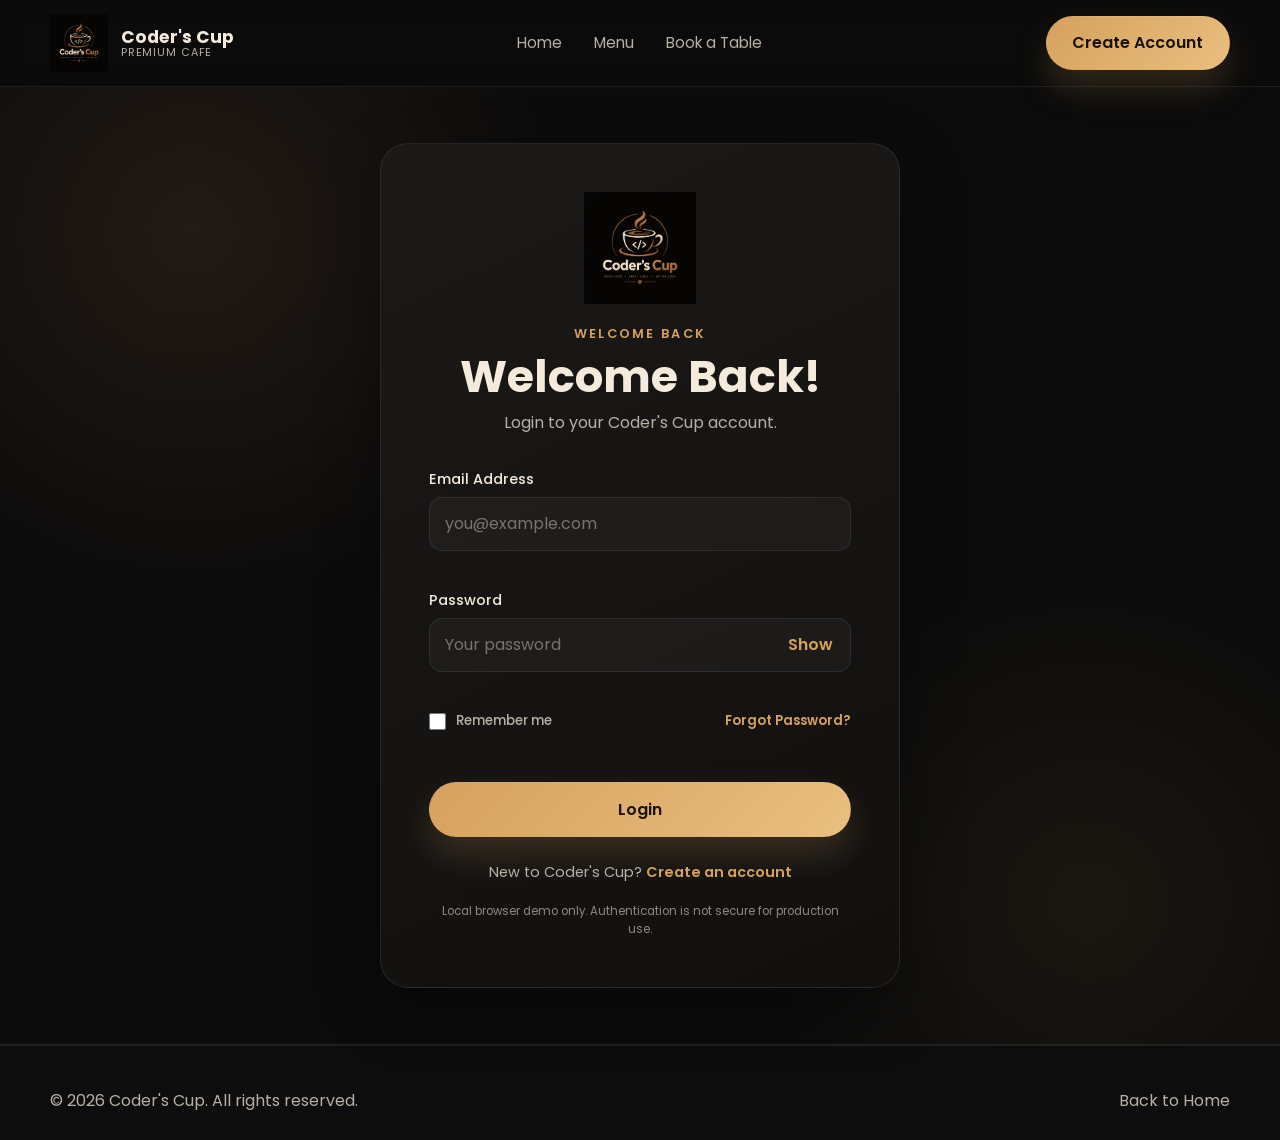
<file: login.html>
<!DOCTYPE html>
<html lang="en">
  <head>
    <meta charset="UTF-8" /><meta name="viewport" content="width=device-width, initial-scale=1.0" />
    <meta name="description" content="Log in to your Coder's Cup customer account." /><title>Coder's Cup | Login</title>
    <link rel="preconnect" href="https://fonts.googleapis.com" /><link rel="preconnect" href="https://fonts.gstatic.com" crossorigin />
    <link href="https://fonts.googleapis.com/css2?family=Poppins:wght@400;500;600;700;800&display=swap" rel="stylesheet" />
    <link rel="stylesheet" href="style.css" /><link rel="stylesheet" href="css/auth.css" />
  </head>
  <body>
    <header class="site-header"><div class="container nav-wrap"><a href="index.html" class="brand" aria-label="Coder's Cup home"><img class="brand-logo" src="cafeelogo.png" alt="Coder's Cup Cafe Logo" /><span class="brand-text"><strong>Coder's Cup</strong><small>Premium Cafe</small></span></a><button class="nav-toggle" aria-label="Toggle navigation" aria-expanded="false"><span></span><span></span><span></span></button><nav class="main-nav" aria-label="Main navigation"><ul class="nav-links"><li><a href="index.html">Home</a></li><li><a href="menu.html">Menu</a></li><li><a href="booking.html">Book a Table</a></li></ul></nav><div class="nav-actions"><a href="register.html" class="btn btn-primary">Create Account</a></div></div></header>
    <main class="auth-main"><section class="auth-card auth-card-compact"><div class="auth-intro"><img class="auth-logo" src="cafeelogo.png" alt="Coder's Cup Cafe Logo" /><p class="eyebrow accent">Welcome back</p><h1>Welcome Back!</h1><p>Login to your Coder's Cup account.</p></div>
      <form id="login-form" class="auth-form" novalidate>
        <div class="input-group"><label for="login-email">Email Address</label><input id="login-email" type="email" autocomplete="email" placeholder="you@example.com" /><small class="error-message" data-error-for="login-email"></small></div>
        <div class="input-group"><label for="login-password">Password</label><div class="password-wrap"><input id="login-password" type="password" autocomplete="current-password" placeholder="Your password" /><button type="button" class="password-toggle" data-password-target="login-password" aria-label="Show password">Show</button></div><small class="error-message" data-error-for="login-password"></small></div>
        <div class="auth-options"><label class="check-row"><input id="remember-me" type="checkbox" /><span>Remember me</span></label><a href="forgot-password.html">Forgot Password?</a></div>
        <p id="auth-feedback" class="form-feedback" role="status" aria-live="polite"></p><button type="submit" class="btn btn-primary btn-full">Login</button>
      </form>
      <p class="auth-switch">New to Coder's Cup? <a href="register.html">Create an account</a></p><p class="security-note">Local browser demo only. Authentication is not secure for production use.</p>
    </section></main>
    <footer class="site-footer"><div class="footer-bottom"><div class="container footer-bottom-inner"><p>© <span id="year"></span> Coder's Cup. All rights reserved.</p><a href="index.html">Back to Home</a></div></div></footer>
    <script src="script.js"></script><script src="js/auth.js"></script>
  </body>
</html>
</file>
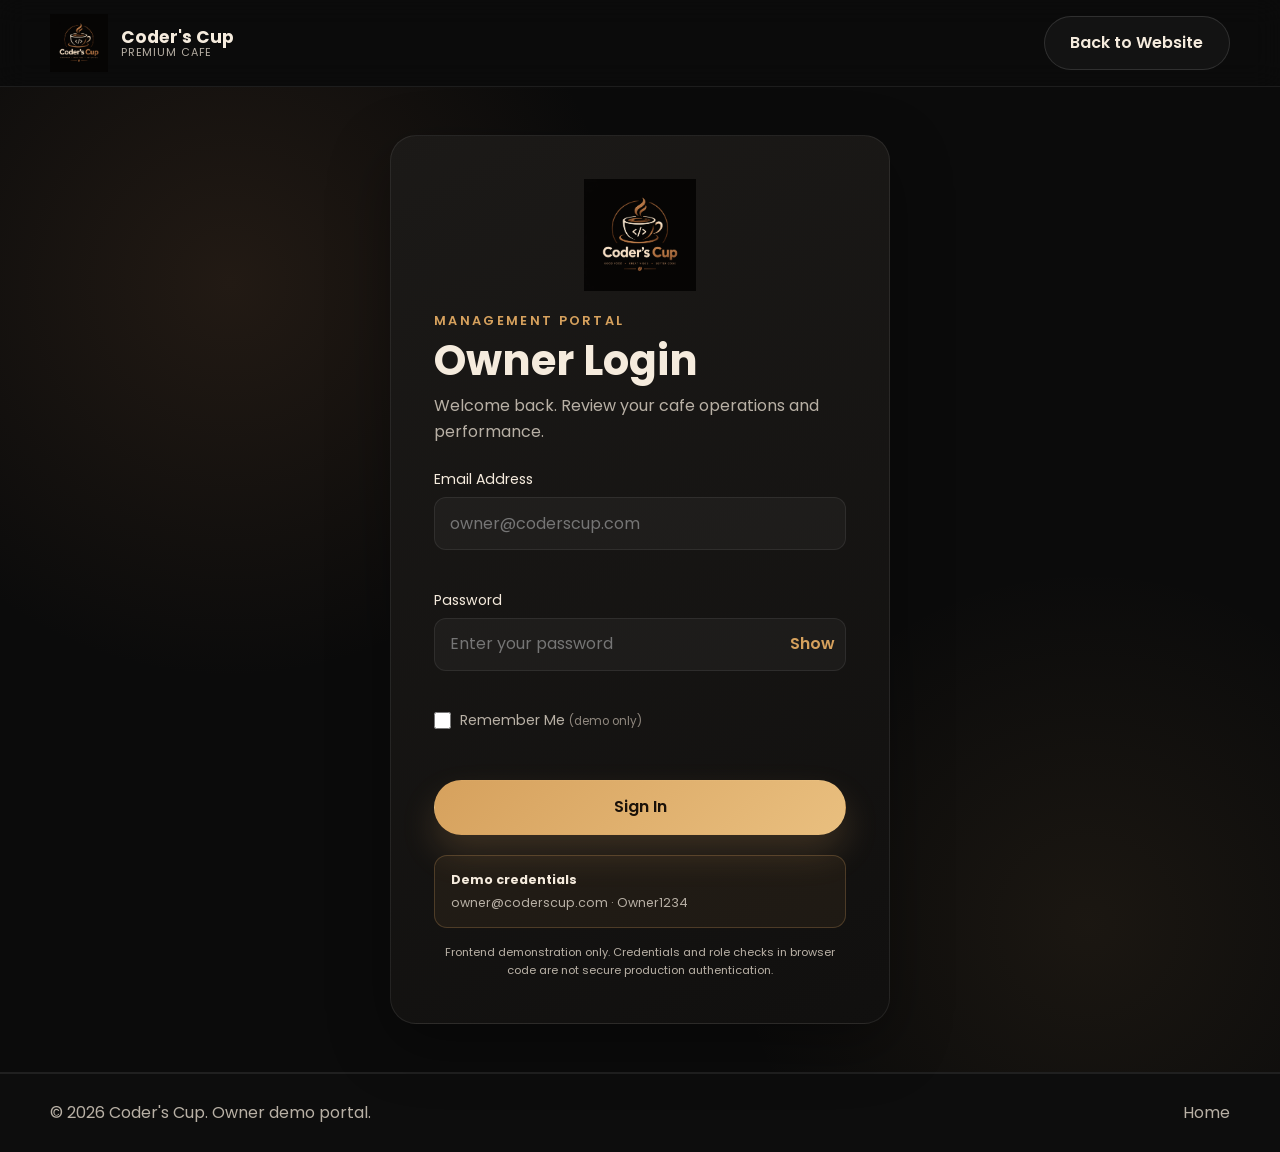
<file: owner-dashboard.html>
<!DOCTYPE html>
<html lang="en">
  <head>
    <meta charset="UTF-8" /><meta name="viewport" content="width=device-width, initial-scale=1.0" />
    <meta name="description" content="Owner overview for Coder's Cup cafe operations." /><title>Coder's Cup | Owner Dashboard</title>
    <link rel="preconnect" href="https://fonts.googleapis.com" /><link rel="preconnect" href="https://fonts.gstatic.com" crossorigin />
    <link href="https://fonts.googleapis.com/css2?family=Poppins:wght@400;500;600;700;800&display=swap" rel="stylesheet" />
    <link rel="stylesheet" href="style.css" /><link rel="stylesheet" href="css/owner.css" />
  </head>
  <body class="owner-body">
    <div id="owner-shell" class="owner-shell hidden">
      <aside class="owner-sidebar" id="owner-sidebar">
        <a href="index.html" class="owner-brand"><img class="brand-logo" src="cafeelogo.png" alt="Coder's Cup Cafe Logo" /><span><strong>Coder's Cup</strong><small>Owner Portal</small></span></a>
        <div class="owner-profile-side"><span class="owner-avatar">O</span><div><strong>Owner</strong><small>Business Administrator</small></div></div>
        <nav class="owner-nav" aria-label="Owner dashboard navigation">
          <button type="button" class="owner-nav-link active" data-owner-section="overview">◈ <span>Overview</span></button>
          <button type="button" class="owner-nav-link" data-owner-section="orders">▤ <span>Orders</span></button>
          <button type="button" class="owner-nav-link" data-owner-section="bookings">▣ <span>Bookings</span></button>
          <button type="button" class="owner-nav-link" data-owner-section="customers">♙ <span>Customers</span></button>
          <button type="button" class="owner-nav-link" data-owner-section="receptionists">♧ <span>Receptionists</span></button>
          <button type="button" class="owner-nav-link" data-owner-section="menu">☕ <span>Menu Management</span></button>
          <button type="button" class="owner-nav-link" data-owner-section="tables">▧ <span>Tables</span></button>
          <button type="button" class="owner-nav-link" data-owner-section="reports">▥ <span>Reports</span></button>
          <button type="button" class="owner-nav-link" data-owner-section="settings">⚙ <span>Settings</span></button>
        </nav>
        <button type="button" class="owner-logout" data-owner-logout>⇥ <span>Logout</span></button>
        <p class="owner-sidebar-note">Owner access · Local demo</p>
      </aside>

      <main class="owner-main">
        <header class="owner-topbar"><button id="owner-menu-toggle" class="owner-menu-toggle" type="button" aria-expanded="false" aria-label="Open dashboard navigation">☰</button><div class="owner-top-title"><span>Coder's Cup / Owner</span><h1 id="owner-page-title">Overview</h1></div><div class="owner-top-actions"><span class="owner-date" id="owner-current-date"></span><button type="button" class="owner-notification" aria-label="Pending items">♧<span id="owner-notification-count">0</span></button><div class="owner-top-profile"><span class="owner-avatar small-avatar">O</span><div><strong>Owner</strong><small>Administrator</small></div></div><button type="button" class="owner-top-logout" data-owner-logout>Logout</button></div></header>
        <div class="owner-content">
          <div class="owner-demo-banner">Single-browser frontend demo. Data is read from this browser's localStorage and does not synchronize across devices.</div>

          <section id="owner-section-overview" class="owner-section active">
            <div class="owner-welcome"><div><p class="eyebrow accent">Business snapshot</p><h2>Welcome, Owner.</h2><p>Here is the latest view of your cafe operations.</p></div><span>☕</span></div>
            <div id="owner-stat-cards" class="owner-stat-grid"></div>
            <section class="owner-panel operations-panel"><div class="owner-panel-heading"><div><p class="eyebrow accent">Front of house</p><h2>Cafe Operations</h2></div><button type="button" data-owner-go="tables">View tables →</button></div><div id="owner-operations-overview" class="operations-overview"></div></section>
            <div class="owner-overview-grid">
              <section class="owner-panel"><div class="owner-panel-heading"><div><p class="eyebrow accent">Latest activity</p><h2>Recent Orders</h2></div><button type="button" data-owner-go="orders">View All</button></div><div id="owner-recent-orders" class="owner-table-wrap"></div></section>
              <section class="owner-panel"><div class="owner-panel-heading"><div><p class="eyebrow accent">Upcoming visits</p><h2>Recent Bookings</h2></div><button type="button" data-owner-go="bookings">View All</button></div><div id="owner-recent-bookings" class="owner-table-wrap"></div></section>
            </div>
          </section>

          <section id="owner-section-orders" class="owner-section"><div class="owner-section-heading"><p class="eyebrow accent">Shared order history</p><h2>All Orders</h2><p>Read-only order view. Receptionists manage order status.</p></div><div class="owner-panel"><div class="owner-filters"><input id="owner-order-search" type="search" placeholder="Search order ID or customer" /><select id="owner-order-status"><option value="">All statuses</option><option>Pending</option><option>Accepted</option><option>Preparing</option><option>Ready</option><option>Completed</option><option>Cancelled</option></select><select id="owner-order-payment"><option value="">All payment statuses</option><option>Pending</option><option>Paid</option><option>Failed</option><option>Refunded</option></select><select id="owner-order-type"><option value="">All order types</option><option>Dine In</option><option>Takeaway</option></select><select id="owner-order-sort"><option value="newest">Newest first</option><option value="oldest">Oldest first</option></select></div><div id="owner-orders-table" class="owner-table-wrap"></div></div></section>
          <section id="owner-section-bookings" class="owner-section"><div class="owner-section-heading"><p class="eyebrow accent">Reservations</p><h2>All Bookings</h2><p>Booking status changes are shared with receptionist and customer views.</p></div><div class="owner-panel"><div class="owner-filters"><input id="owner-booking-search" type="search" placeholder="Search booking or customer" /><input id="owner-booking-date" type="date" /><select id="owner-booking-status"><option value="">All statuses</option><option value="Pending Confirmation">Pending</option><option>Confirmed</option><option>Completed</option><option>Cancelled</option></select></div><div id="owner-bookings-table" class="owner-table-wrap"></div></div></section>
          <section id="owner-section-customers" class="owner-section"><div class="owner-section-heading"><p class="eyebrow accent">Guest directory</p><h2>Customers</h2><p>Registered customer information is view-only. Passwords are never displayed.</p></div><div class="owner-panel"><div class="owner-filters"><input id="owner-customer-search" type="search" placeholder="Search name, email or phone" /></div><div id="owner-customers-table" class="owner-table-wrap"></div></div></section>
          <section id="owner-section-receptionists" class="owner-section"><div class="owner-section-heading"><p class="eyebrow accent">Team access</p><h2>Receptionists</h2><p>Manage demonstration staff profiles. Real accounts and passwords require backend authentication.</p></div><div class="owner-panel"><div class="owner-actions"><input id="owner-receptionist-search" type="search" placeholder="Search employee, name or email" /><button id="add-receptionist" class="btn btn-primary" type="button">Add Receptionist</button></div><div id="owner-receptionists-table" class="owner-table-wrap"></div></div></section>
          <section id="owner-section-menu" class="owner-section"><div class="owner-section-heading"><p class="eyebrow accent">Food catalog</p><h2>Menu Management</h2><p>Manage the shared customer menu. Existing item IDs are preserved.</p></div><div class="owner-panel"><div class="owner-filters"><input id="owner-menu-search" type="search" placeholder="Search food items" /><select id="owner-menu-category"><option value="">All categories</option></select><select id="owner-menu-type"><option value="">Veg &amp; Non-Veg</option><option value="veg">Veg</option><option value="non-veg">Non-Veg</option></select><button id="add-menu-item" class="btn btn-primary" type="button">Add Food Item</button></div><div class="owner-category-list" id="owner-menu-categories"></div><div id="owner-menu-table" class="owner-table-wrap"></div></div></section>
          <section id="owner-section-tables" class="owner-section"><div class="owner-section-heading"><p class="eyebrow accent">Seating overview</p><h2>Tables</h2><p>Status changes are shared with reception. Active reservations and dine-in orders cannot be overridden.</p></div><div class="owner-panel"><div class="owner-table-toolbar"><div id="owner-table-counts" class="owner-table-counts"></div><select id="owner-table-filter"><option value="">All table statuses</option><option>available</option><option>reserved</option><option>occupied</option><option>cleaning</option></select></div><div id="owner-table-grid" class="owner-table-grid"></div></div></section>
          <section id="owner-section-reports" class="owner-section"><div class="owner-section-heading"><p class="eyebrow accent">Business intelligence</p><h2>Cafe Analytics &amp; Reports</h2><p>Calculated from saved completed orders, order items, customers, and bookings.</p></div><div class="owner-panel"><div class="owner-filters"><label for="report-date-range">Date range</label><select id="report-date-range"><option value="today">Today</option><option value="7">Last 7 Days</option><option value="30">Last 30 Days</option><option value="all">All Time</option></select></div><div id="owner-report-metrics" class="report-metrics"></div><div class="report-chart-grid"><section class="report-chart-card"><h3>Revenue by day</h3><div id="revenue-chart" class="owner-bar-chart"></div></section><section class="report-chart-card"><h3>Order status mix</h3><div id="order-chart" class="owner-bar-chart"></div></section></div><div class="report-lists"><section class="report-chart-card"><h3>Top Customers by Completed Spend</h3><div id="top-customers-report"></div></section><section class="report-chart-card"><h3>Popular Menu Items</h3><div id="popular-items-report"></div></section></div></div></section>
          <section id="owner-section-settings" class="owner-section"><div class="owner-section-heading"><p class="eyebrow accent">Cafe profile</p><h2>Settings</h2><p>Update the demonstration cafe contact and opening details.</p></div><div class="owner-panel"><form id="owner-settings-form" class="owner-settings-form"><div class="owner-form-grid"><label>Cafe Name<input id="setting-cafe-name" required /></label><label>Cafe Tagline<input id="setting-tagline" required /></label><label>Contact Number<input id="setting-contact" type="tel" required /></label><label>Email Address<input id="setting-email" type="email" required /></label><label class="owner-full-width">Cafe Address<textarea id="setting-address" rows="3" required></textarea></label><label>Opening Time<input id="setting-open" type="time" required /></label><label>Closing Time<input id="setting-close" type="time" required /></label></div><p id="settings-feedback" class="owner-feedback" role="status"></p><button class="btn btn-primary" type="submit">Save Changes</button></form></div></section>
        </div>
      </main>
    </div>
    <div id="owner-dialog" class="owner-dialog hidden" role="dialog" aria-modal="true" aria-labelledby="owner-dialog-title"><div class="owner-dialog-card"><button id="owner-dialog-close" class="owner-dialog-close" type="button" aria-label="Close">×</button><p class="eyebrow accent" id="owner-dialog-eyebrow">Management</p><h2 id="owner-dialog-title">Details</h2><div id="owner-dialog-body"></div></div></div>
    <div id="owner-toast-region" class="owner-toast-region" aria-live="polite"></div>
    <script src="script.js"></script><script src="js/receptionist-auth.js"></script><script src="js/menu.js"></script><script src="js/owner-dashboard.js"></script>
  </body>
</html>
</file>
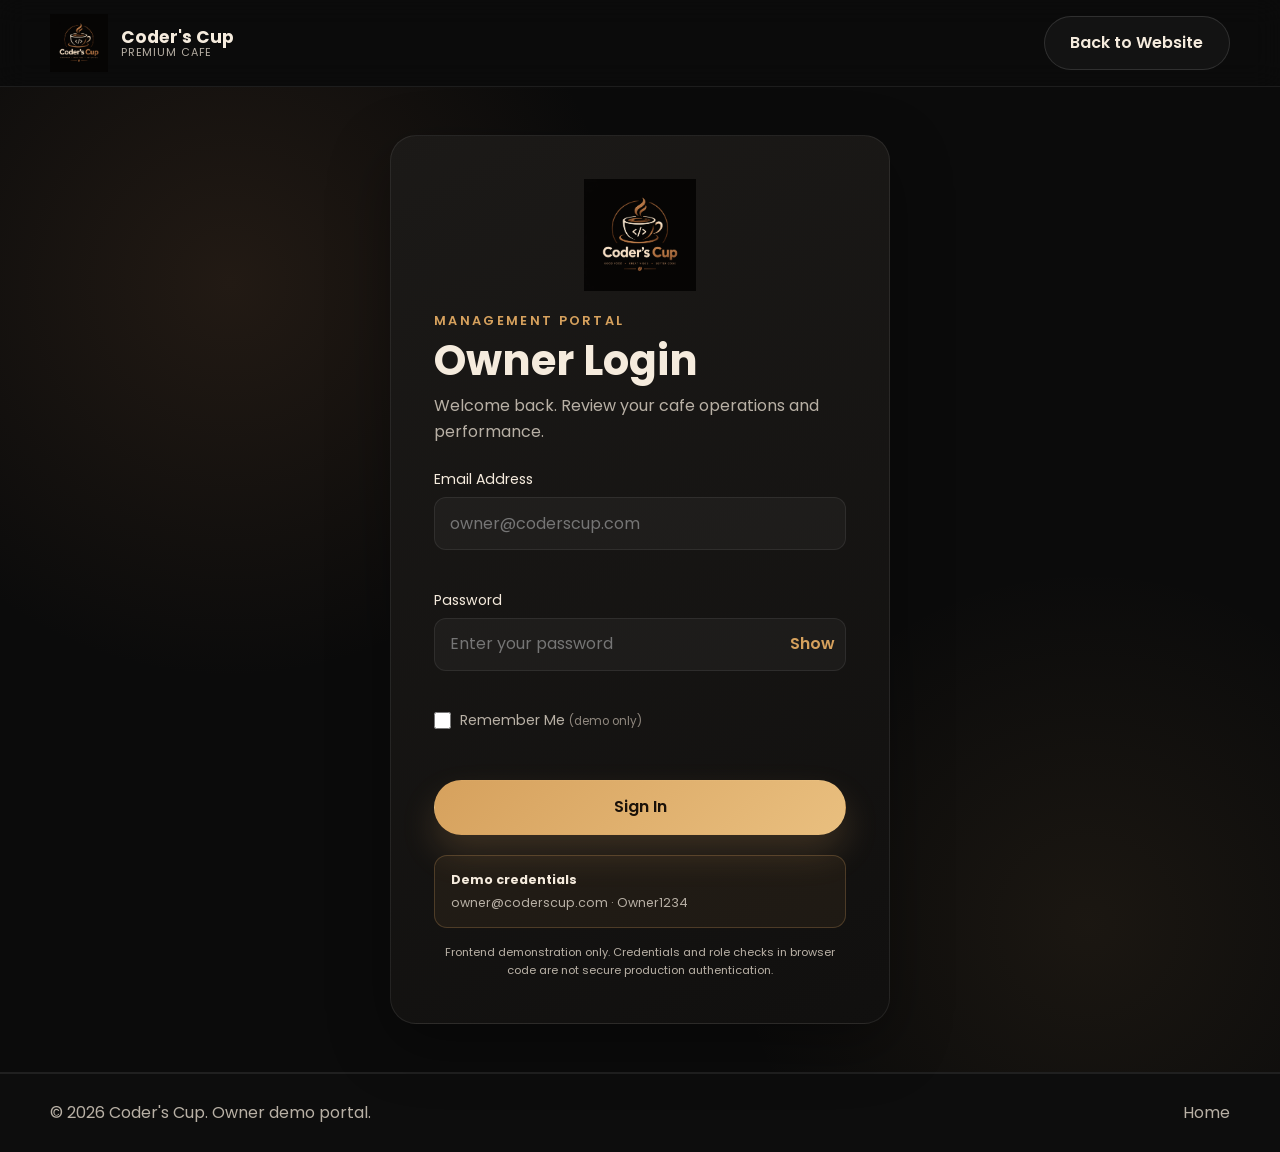
<file: owner-login.html>
<!DOCTYPE html>
<html lang="en">
  <head>
    <meta charset="UTF-8" /><meta name="viewport" content="width=device-width, initial-scale=1.0" />
    <meta name="description" content="Owner sign-in for the Coder's Cup cafe dashboard demo." />
    <title>Coder's Cup | Owner Login</title>
    <link rel="preconnect" href="https://fonts.googleapis.com" /><link rel="preconnect" href="https://fonts.gstatic.com" crossorigin />
    <link href="https://fonts.googleapis.com/css2?family=Poppins:wght@400;500;600;700;800&display=swap" rel="stylesheet" />
    <link rel="stylesheet" href="style.css" /><link rel="stylesheet" href="css/owner.css" />
  </head>
  <body>
    <header class="site-header"><div class="container nav-wrap"><a href="index.html" class="brand" aria-label="Coder's Cup home"><img class="brand-logo" src="cafeelogo.png" alt="Coder's Cup Cafe Logo" /><span class="brand-text"><strong>Coder's Cup</strong><small>Premium Cafe</small></span></a><a href="index.html" class="btn btn-secondary">Back to Website</a></div></header>
    <main class="owner-login-main">
      <section class="owner-login-card">
        <img class="auth-logo" src="cafeelogo.png" alt="Coder's Cup Cafe Logo" />
        <p class="eyebrow accent">Management Portal</p><h1>Owner Login</h1><p class="owner-login-subtitle">Welcome back. Review your cafe operations and performance.</p>
        <form id="owner-login-form" novalidate>
          <div class="input-group"><label for="owner-email">Email Address</label><input id="owner-email" type="email" autocomplete="username" placeholder="owner@coderscup.com" /><small class="error-message" data-error-for="owner-email"></small></div>
          <div class="input-group"><label for="owner-password">Password</label><div class="password-wrap"><input id="owner-password" type="password" autocomplete="current-password" placeholder="Enter your password" /><button id="owner-password-toggle" type="button" class="password-toggle" aria-label="Show password">Show</button></div><small class="error-message" data-error-for="owner-password"></small></div>
          <label class="owner-remember"><input id="owner-remember" type="checkbox" /><span>Remember Me <small>(demo only)</small></span></label>
          <p id="owner-login-feedback" class="owner-feedback" role="status" aria-live="polite"></p>
          <button type="submit" class="btn btn-primary btn-full">Sign In</button>
        </form>
        <div class="owner-demo-credentials"><strong>Demo credentials</strong><span>owner@coderscup.com · Owner1234</span></div>
        <p class="owner-security-note">Frontend demonstration only. Credentials and role checks in browser code are not secure production authentication.</p>
      </section>
    </main>
    <footer class="site-footer"><div class="footer-bottom"><div class="container footer-bottom-inner"><p>© <span id="owner-year"></span> Coder's Cup. Owner demo portal.</p><a href="index.html">Home</a></div></div></footer>
    <script src="js/owner-auth.js"></script>
  </body>
</html>
</file>
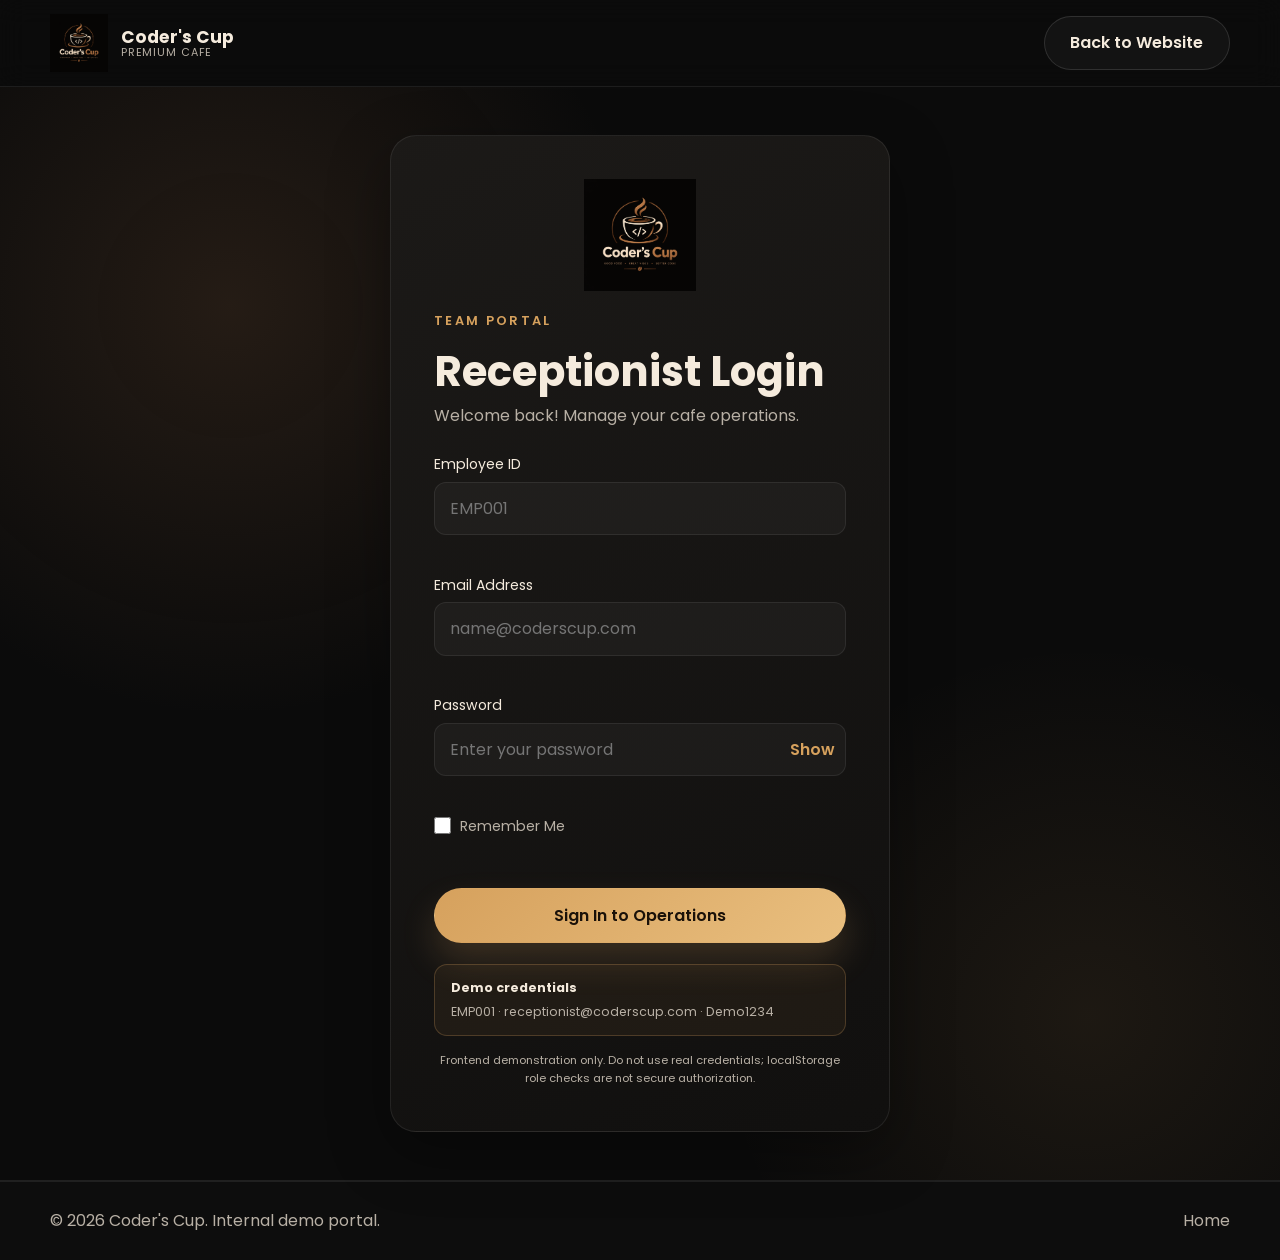
<file: receptionist-dashboard.html>
<!DOCTYPE html>
<html lang="en">
  <head>
    <meta charset="UTF-8" /><meta name="viewport" content="width=device-width, initial-scale=1.0" />
    <meta name="description" content="Coder's Cup receptionist operations dashboard." /><title>Coder's Cup | Reception Desk</title>
    <link rel="preconnect" href="https://fonts.googleapis.com" /><link rel="preconnect" href="https://fonts.gstatic.com" crossorigin />
    <link href="https://fonts.googleapis.com/css2?family=Poppins:wght@400;500;600;700;800&display=swap" rel="stylesheet" />
    <link rel="stylesheet" href="style.css" /><link rel="stylesheet" href="css/receptionist.css" />
  </head>
  <body class="reception-body">
    <div class="reception-shell">
      <aside class="reception-sidebar" id="reception-sidebar">
        <a href="index.html" class="reception-brand"><img class="brand-logo" src="cafeelogo.png" alt="Coder's Cup Cafe Logo" /><div><strong>Coder's Cup</strong><small>Operations</small></div></a>
        <div class="staff-profile"><img src="https://images.unsplash.com/photo-1500648767791-00dcc994a43e?auto=format&fit=crop&w=140&q=80" alt="Receptionist profile" /><div><strong id="staff-name">Receptionist</strong><small id="staff-employee-id">EMP001 · Reception</small></div></div>
        <nav class="reception-nav" aria-label="Operations navigation">
          <button type="button" class="reception-nav-link active" data-section="overview">▦ <span>Dashboard</span></button>
          <button type="button" class="reception-nav-link" data-section="orders">▤ <span>Orders Management</span></button>
          <button type="button" class="reception-nav-link" data-section="bookings">▣ <span>Table Bookings</span></button>
          <button type="button" class="reception-nav-link" data-section="tables">▧ <span>Table Management</span></button>
          <button type="button" class="reception-nav-link" data-section="customers">♙ <span>Customer Details</span></button>
        </nav>
        <button type="button" class="reception-logout" data-reception-logout>⇥ <span>Logout</span></button>
        <p class="sidebar-note">Receptionist access · Demo environment</p>
      </aside>

      <main class="reception-main">
        <header class="reception-topbar"><button id="reception-menu-toggle" class="mobile-menu-toggle" type="button" aria-expanded="false" aria-label="Toggle operations menu">☰</button><div class="page-title"><span>Coder's Cup / Operations</span><h1 id="active-page-title">Dashboard Overview</h1></div><div class="topbar-actions"><div class="live-clock"><span>●</span><time id="current-datetime"></time></div><button type="button" class="notification-button" aria-label="Notifications" title="Demo notification center">♧<span id="notification-count">0</span></button><div class="topbar-profile"><img src="https://images.unsplash.com/photo-1500648767791-00dcc994a43e?auto=format&fit=crop&w=140&q=80" alt="" /><div><strong id="topbar-staff-name">Receptionist</strong><small>Receptionist</small></div></div><button type="button" class="topbar-logout" data-reception-logout>Logout</button></div></header>
        <div class="reception-content">
          <div class="reception-demo-warning">Single-browser frontend demo. Operations data is stored locally and does not sync to other devices.</div>

          <section id="section-overview" class="reception-section active">
            <div class="welcome-strip"><div><p class="eyebrow accent">Operations at a glance</p><h2>Good service starts here.</h2><p>Monitor today's orders, reservations, and seating.</p></div><span class="welcome-cup">☕</span></div>
            <div id="stats-grid" class="reception-stats"></div>
            <div class="quick-actions"><button type="button" data-goto-section="orders">View All Orders <span>→</span></button><button type="button" data-goto-section="bookings">View All Bookings <span>→</span></button><button type="button" data-goto-section="tables">Manage Tables <span>→</span></button><button type="button" data-goto-section="customers">View Customers <span>→</span></button></div>
            <div class="overview-columns"><section class="management-panel"><div class="panel-title"><div><p class="eyebrow accent">Latest activity</p><h2>Recent Orders</h2></div><button type="button" data-goto-section="orders">See all</button></div><div id="recent-orders-table" class="table-scroll"></div></section><section class="management-panel"><div class="panel-title"><div><p class="eyebrow accent">Coming up</p><h2>Upcoming Bookings</h2></div><button type="button" data-goto-section="bookings">See all</button></div><div id="upcoming-bookings-table" class="table-scroll"></div></section></div>
          </section>

          <section id="section-orders" class="reception-section"><div class="section-heading-row"><div><p class="eyebrow accent">Kitchen workflow</p><h2>Orders Management</h2><p>Review incoming customer orders and update their progress.</p></div></div><div id="order-statistics" class="order-statistics"></div><div class="management-panel"><div class="filter-toolbar order-filter-toolbar"><input id="order-search" type="search" placeholder="Search order ID or customer" aria-label="Search orders" /><select id="order-status-filter" aria-label="Filter by order status"><option value="">All statuses</option><option>Pending</option><option>Accepted</option><option>Preparing</option><option>Ready</option><option>Completed</option><option>Cancelled</option></select><select id="order-type-filter" aria-label="Filter by order type"><option value="">All order types</option><option>Dine In</option><option>Takeaway</option></select><select id="order-payment-filter" aria-label="Filter by payment status"><option value="">All payment statuses</option><option>Pending</option><option>Paid</option><option>Failed</option><option>Refunded</option></select><input id="order-date-filter" type="date" aria-label="Filter orders by date" /><select id="order-sort-filter" aria-label="Sort orders"><option value="newest">Newest first</option><option value="oldest">Oldest first</option></select></div><div id="orders-management-table" class="table-scroll"></div></div></section>

          <section id="section-bookings" class="reception-section"><div class="section-heading-row"><div><p class="eyebrow accent">Reservation desk</p><h2>Table Bookings</h2><p>Confirm requests and keep the floor plan conflict-free.</p></div></div><div class="management-panel"><div class="filter-toolbar"><input id="booking-search" type="search" placeholder="Search booking ID or customer" aria-label="Search bookings" /><input id="booking-date-filter" type="date" aria-label="Filter bookings by date" /><select id="booking-status-filter" aria-label="Filter by booking status"><option value="">All statuses</option><option value="Pending Confirmation">Pending</option><option>Confirmed</option><option>Cancelled</option></select><select id="booking-table-filter" aria-label="Filter by table"><option value="">All tables</option></select></div><div id="bookings-management-table" class="table-scroll"></div></div></section>

          <section id="section-tables" class="reception-section"><div class="section-heading-row"><div><p class="eyebrow accent">Front of house</p><h2>Table Management</h2><p>Manage seating status while respecting confirmed reservations.</p></div><div class="table-status-legend"><span><i class="dot available"></i>Available</span><span><i class="dot reserved"></i>Reserved</span><span><i class="dot occupied"></i>Occupied</span><span><i class="dot cleaning"></i>Cleaning</span></div></div><div id="table-management-grid" class="managed-tables-grid"></div></section>

          <section id="section-customers" class="reception-section"><div class="section-heading-row"><div><p class="eyebrow accent">Guest directory</p><h2>Customer Details</h2><p>Customer information is read-only for receptionist accounts.</p></div></div><div class="management-panel"><div class="filter-toolbar"><input id="customer-search" type="search" placeholder="Search name, email or mobile" aria-label="Search customers" /><select id="customer-filter"><option value="">All customers</option><option value="orders">With orders</option><option value="bookings">With bookings</option></select></div><div id="customers-management-table" class="table-scroll"></div></div></section>
        </div>
      </main>
    </div>
    <div id="reception-modal" class="reception-modal hidden" role="dialog" aria-modal="true" aria-labelledby="reception-modal-title"><div class="reception-modal-card"><button id="reception-modal-close" class="modal-close" type="button" aria-label="Close details">×</button><p class="eyebrow accent">Record details</p><h2 id="reception-modal-title">Details</h2><div id="reception-modal-content" class="modal-record-content"></div><div class="modal-footer-actions"><button type="button" class="btn btn-secondary hidden" id="print-order-receipt">Print Receipt</button><button type="button" class="btn btn-primary" id="reception-modal-done">Close</button></div></div></div>
    <div id="toast-region" class="toast-region" aria-live="polite"></div>
    <script src="script.js"></script><script src="js/receptionist-dashboard.js"></script>
  </body>
</html>
</file>
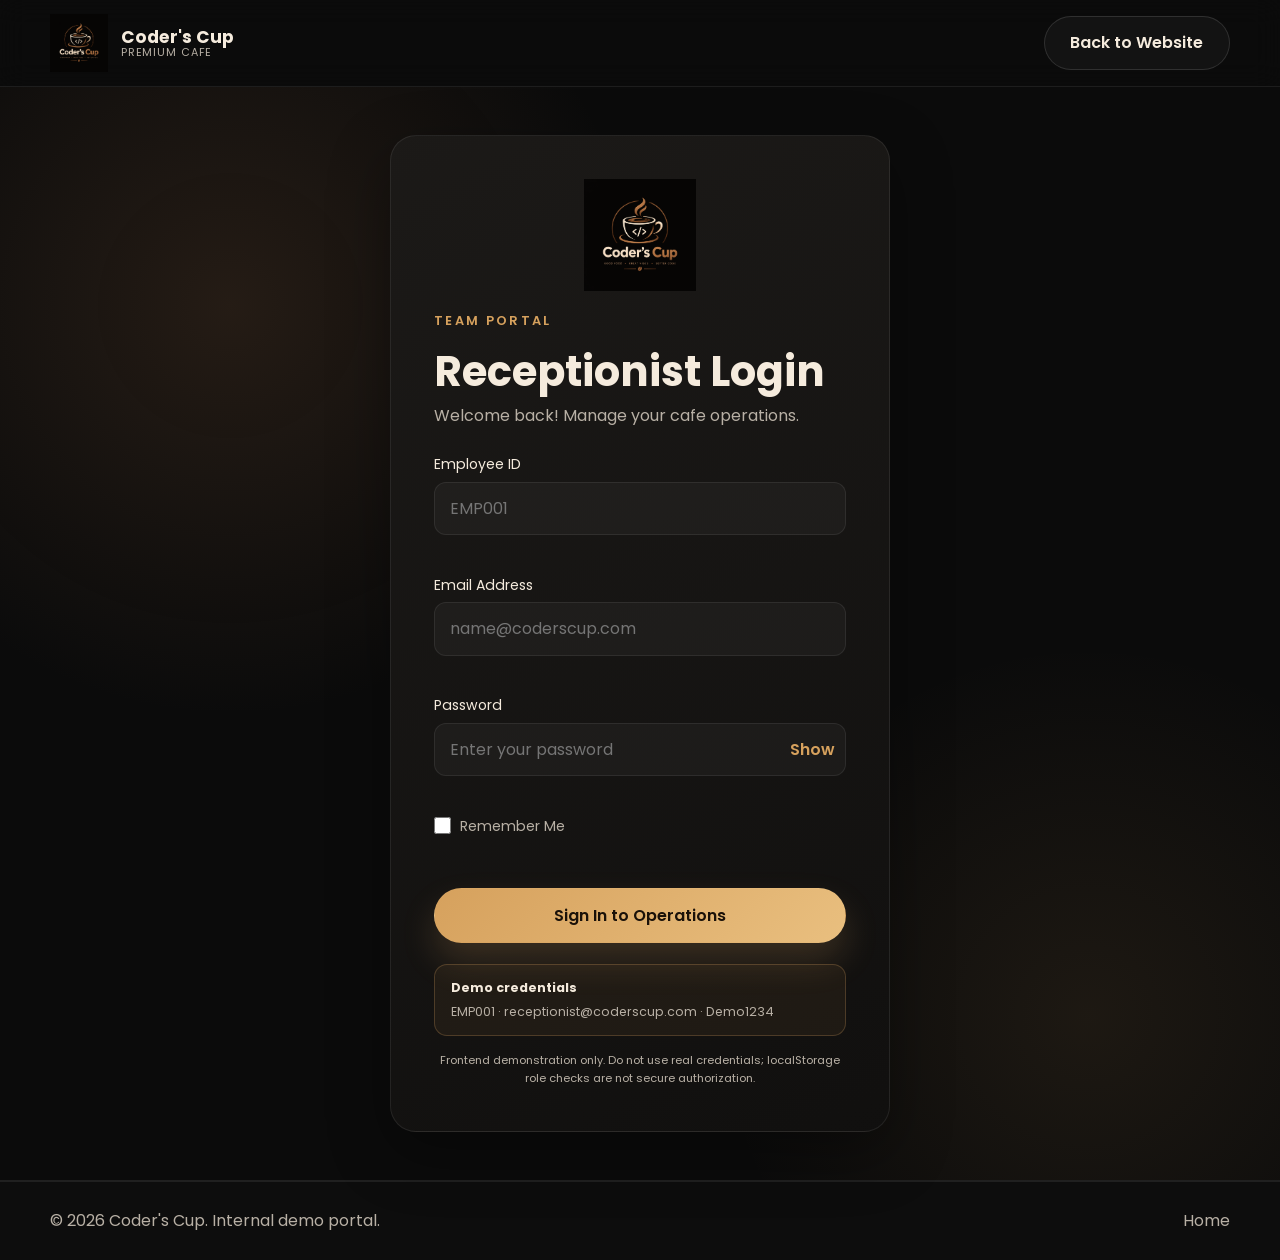
<file: receptionist-login.html>
<!DOCTYPE html>
<html lang="en">
  <head>
    <meta charset="UTF-8" /><meta name="viewport" content="width=device-width, initial-scale=1.0" />
    <meta name="description" content="Receptionist sign in for Coder's Cup cafe operations." /><title>Coder's Cup | Receptionist Login</title>
    <link rel="preconnect" href="https://fonts.googleapis.com" /><link rel="preconnect" href="https://fonts.gstatic.com" crossorigin />
    <link href="https://fonts.googleapis.com/css2?family=Poppins:wght@400;500;600;700;800&display=swap" rel="stylesheet" />
    <link rel="stylesheet" href="style.css" /><link rel="stylesheet" href="css/receptionist.css" />
  </head>
  <body>
    <header class="site-header"><div class="container nav-wrap"><a href="index.html" class="brand" aria-label="Coder's Cup home"><img class="brand-logo" src="cafeelogo.png" alt="Coder's Cup Cafe Logo" /><span class="brand-text"><strong>Coder's Cup</strong><small>Premium Cafe</small></span></a><a href="index.html" class="btn btn-secondary">Back to Website</a></div></header>
    <main class="reception-login-main"><section class="reception-login-card"><img class="auth-logo" src="cafeelogo.png" alt="Coder's Cup Cafe Logo" /><p class="eyebrow accent">Team Portal</p><h1>Receptionist Login</h1><p class="login-subtitle">Welcome back! Manage your cafe operations.</p>
      <form id="receptionist-login-form" novalidate>
        <div class="input-group"><label for="employee-id">Employee ID</label><input id="employee-id" name="employee-id" autocomplete="username" placeholder="EMP001" /><small class="error-message" data-error-for="employee-id"></small></div>
        <div class="input-group"><label for="receptionist-email">Email Address</label><input id="receptionist-email" name="email" type="email" autocomplete="email" placeholder="name@coderscup.com" /><small class="error-message" data-error-for="receptionist-email"></small></div>
        <div class="input-group"><label for="receptionist-password">Password</label><div class="password-wrap"><input id="receptionist-password" name="password" type="password" autocomplete="current-password" placeholder="Enter your password" /><button type="button" class="password-toggle" id="show-receptionist-password">Show</button></div><small class="error-message" data-error-for="receptionist-password"></small></div>
        <label class="remember-row"><input id="remember-receptionist" type="checkbox" /><span>Remember Me</span></label>
        <p id="receptionist-login-feedback" class="login-feedback" role="status" aria-live="polite"></p>
        <button type="submit" class="btn btn-primary btn-full">Sign In to Operations</button>
      </form>
      <div class="demo-credentials"><strong>Demo credentials</strong><span>EMP001 · receptionist@coderscup.com · Demo1234</span></div>
      <p class="security-warning">Frontend demonstration only. Do not use real credentials; localStorage role checks are not secure authorization.</p>
    </section></main>
    <footer class="site-footer"><div class="footer-bottom"><div class="container footer-bottom-inner"><p>© <span id="year"></span> Coder's Cup. Internal demo portal.</p><a href="index.html">Home</a></div></div></footer>
    <script src="script.js"></script><script src="js/receptionist-auth.js"></script>
  </body>
</html>
</file>
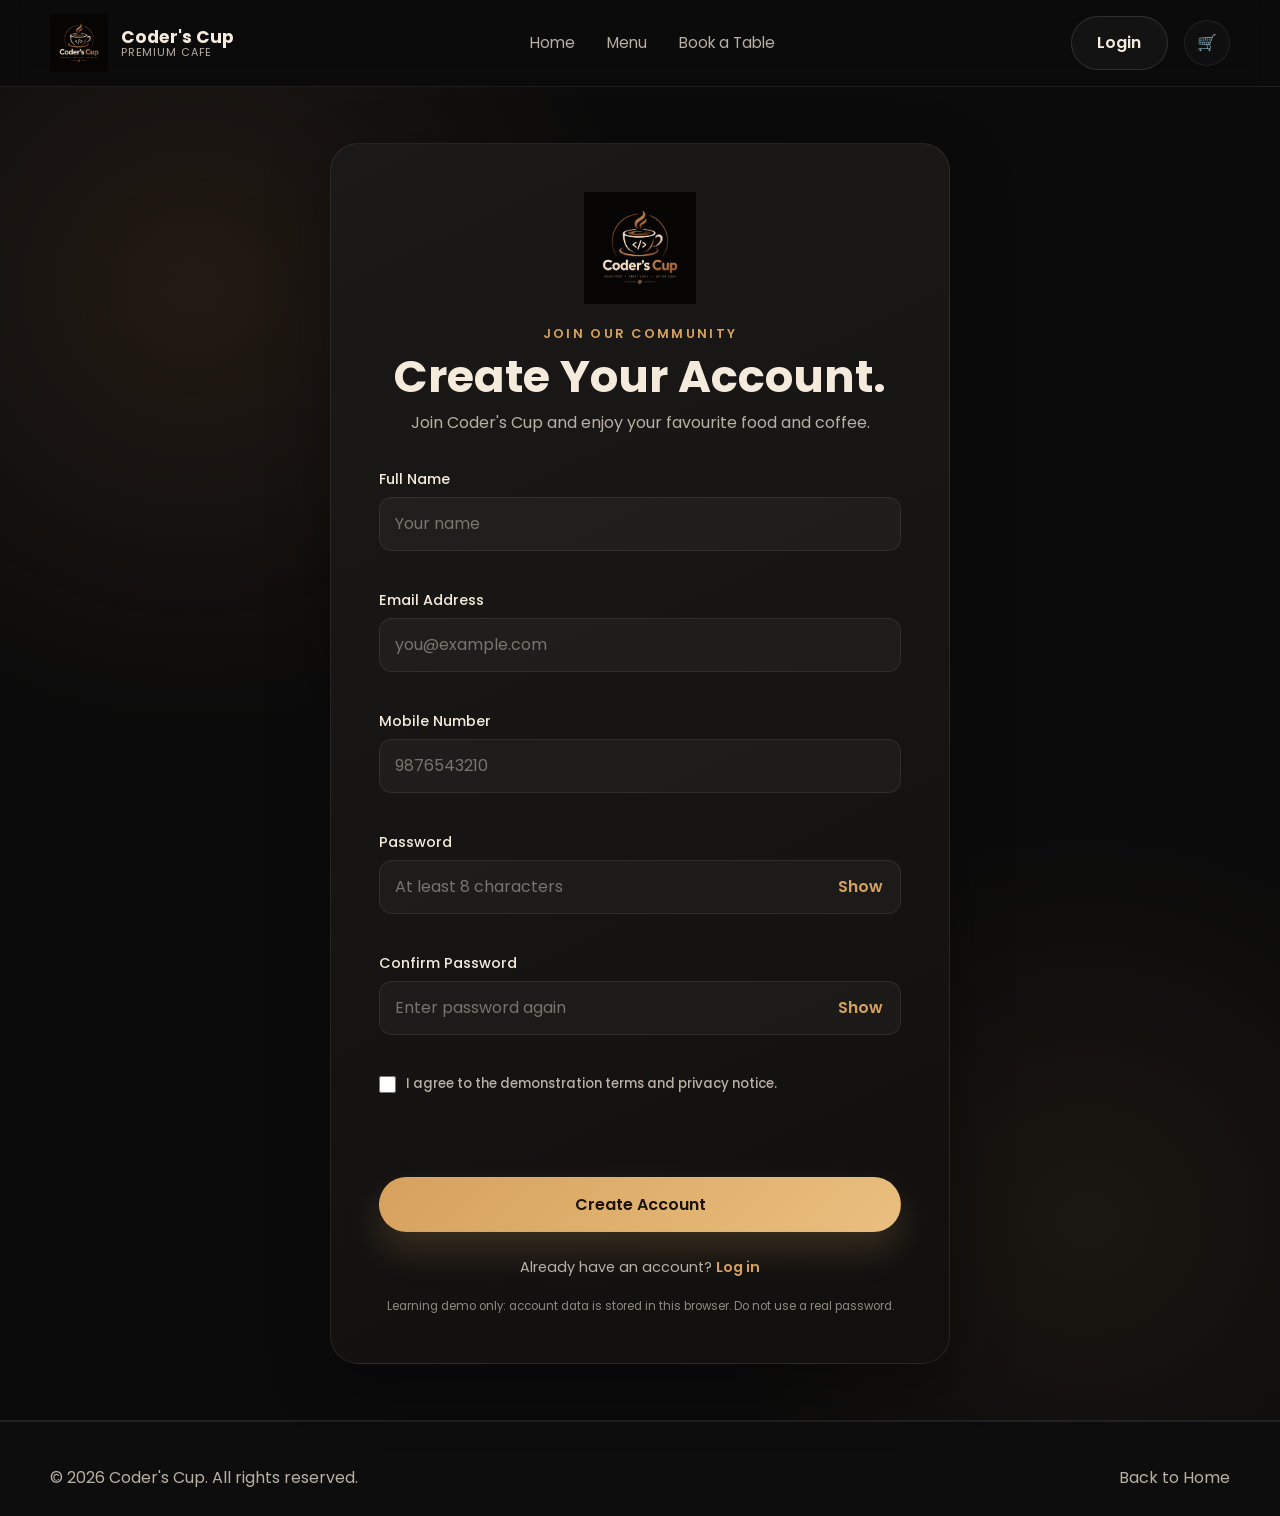
<file: register.html>
<!DOCTYPE html>
<html lang="en">
  <head>
    <meta charset="UTF-8" />
    <meta name="viewport" content="width=device-width, initial-scale=1.0" />
    <meta name="description" content="Create your Coder's Cup customer account." />
    <title>Coder's Cup | Create Account</title>
    <link rel="preconnect" href="https://fonts.googleapis.com" />
    <link rel="preconnect" href="https://fonts.gstatic.com" crossorigin />
    <link href="https://fonts.googleapis.com/css2?family=Poppins:wght@400;500;600;700;800&display=swap" rel="stylesheet" />
    <link rel="stylesheet" href="style.css" />
    <link rel="stylesheet" href="css/auth.css" />
  </head>
  <body>
    <header class="site-header">
      <div class="container nav-wrap">
        <a href="index.html" class="brand" aria-label="Coder's Cup home"><img class="brand-logo" src="cafeelogo.png" alt="Coder's Cup Cafe Logo" /><span class="brand-text"><strong>Coder's Cup</strong><small>Premium Cafe</small></span></a>
        <button class="nav-toggle" aria-label="Toggle navigation" aria-expanded="false"><span></span><span></span><span></span></button>
        <nav class="main-nav" aria-label="Main navigation"><ul class="nav-links"><li><a href="index.html">Home</a></li><li><a href="menu.html">Menu</a></li><li><a href="booking.html">Book a Table</a></li></ul></nav>
        <div class="nav-actions"><a href="login.html" class="btn btn-ghost">Login</a><a href="cart.html" class="cart-button" aria-label="Shopping cart">🛒</a></div>
      </div>
    </header>
    <main class="auth-main">
      <section class="auth-card">
        <div class="auth-intro"><img class="auth-logo" src="cafeelogo.png" alt="Coder's Cup Cafe Logo" /><p class="eyebrow accent">Join our community</p><h1>Create Your Account.</h1><p>Join Coder's Cup and enjoy your favourite food and coffee.</p></div>
        <form id="register-form" class="auth-form" novalidate>
          <div class="input-group"><label for="register-name">Full Name</label><input id="register-name" name="name" autocomplete="name" placeholder="Your name" /><small class="error-message" data-error-for="register-name"></small></div>
          <div class="input-group"><label for="register-email">Email Address</label><input id="register-email" name="email" type="email" autocomplete="email" placeholder="you@example.com" /><small class="error-message" data-error-for="register-email"></small></div>
          <div class="input-group"><label for="register-mobile">Mobile Number</label><input id="register-mobile" name="mobile" type="tel" autocomplete="tel" placeholder="9876543210" /><small class="error-message" data-error-for="register-mobile"></small></div>
          <div class="input-group"><label for="register-password">Password</label><div class="password-wrap"><input id="register-password" name="password" type="password" autocomplete="new-password" placeholder="At least 8 characters" /><button type="button" class="password-toggle" data-password-target="register-password" aria-label="Show password">Show</button></div><small class="error-message" data-error-for="register-password"></small></div>
          <div class="input-group"><label for="confirm-password">Confirm Password</label><div class="password-wrap"><input id="confirm-password" name="confirm-password" type="password" autocomplete="new-password" placeholder="Enter password again" /><button type="button" class="password-toggle" data-password-target="confirm-password" aria-label="Show confirm password">Show</button></div><small class="error-message" data-error-for="confirm-password"></small></div>
          <label class="check-row"><input id="terms" type="checkbox" /><span>I agree to the demonstration terms and privacy notice.</span></label><small class="error-message" data-error-for="terms"></small>
          <p id="auth-feedback" class="form-feedback" role="status" aria-live="polite"></p>
          <button type="submit" class="btn btn-primary btn-full">Create Account</button>
        </form>
        <p class="auth-switch">Already have an account? <a href="login.html">Log in</a></p>
        <p class="security-note">Learning demo only: account data is stored in this browser. Do not use a real password.</p>
      </section>
    </main>
    <footer class="site-footer"><div class="footer-bottom"><div class="container footer-bottom-inner"><p>© <span id="year"></span> Coder's Cup. All rights reserved.</p><a href="index.html">Back to Home</a></div></div></footer>
    <script src="script.js"></script><script src="js/auth.js"></script>
  </body>
</html>
</file>
<file: style.css>
:root {
  --bg: #0b0b0b;
  --bg-soft: #151515;
  --panel: #1c1a18;
  --panel-strong: #211d1b;
  --brown: #8b5e3c;
  --brown-deep: #6e4732;
  --gold: #d6a15d;
  --gold-soft: rgba(214, 161, 93, 0.12);
  --cream: #f5ebdd;
  --muted: #b8b0a5;
  --white: #ffffff;
  --border: rgba(255, 255, 255, 0.08);
  --shadow: 0 20px 60px rgba(0, 0, 0, 0.35);
  --radius: 24px;
}

* {
  margin: 0;
  padding: 0;
  box-sizing: border-box;
}

html {
  scroll-behavior: smooth;
}

body {
  font-family: "Poppins", sans-serif;
  background: var(--bg);
  color: var(--cream);
  line-height: 1.6;
}

img {
  display: block;
  max-width: 100%;
}

a {
  color: inherit;
  text-decoration: none;
}

button,
input,
textarea {
  font: inherit;
}

button {
  cursor: pointer;
}

:focus-visible {
  outline: 2px solid var(--gold);
  outline-offset: 4px;
}

.container {
  width: min(1180px, calc(100% - 2rem));
  margin: 0 auto;
}

.section-spacing {
  padding: 6rem 0;
}

.eyebrow {
  display: inline-block;
  margin-bottom: 1rem;
  color: var(--gold);
  font-size: 0.8rem;
  font-weight: 600;
  letter-spacing: 0.18em;
  text-transform: uppercase;
}

.accent {
  color: var(--gold);
}

.section-heading {
  margin-bottom: 2.5rem;
}

.section-heading.center {
  text-align: center;
}

.section-heading h2 {
  font-size: clamp(2rem, 3vw, 3rem);
  line-height: 1.2;
  margin-top: 0.3rem;
}

.section-heading.white h2,
.section-heading.white .eyebrow {
  color: var(--white);
}

.btn {
  display: inline-flex;
  align-items: center;
  justify-content: center;
  min-height: 52px;
  padding: 0.85rem 1.6rem;
  border-radius: 999px;
  border: 1px solid transparent;
  font-weight: 600;
  transition: transform 0.3s ease, box-shadow 0.3s ease, background 0.3s ease,
    border-color 0.3s ease;
}

.btn:hover {
  transform: translateY(-2px);
}

.btn-primary {
  background: linear-gradient(135deg, var(--gold), #e9bf7f);
  color: #1a1109;
  box-shadow: 0 18px 35px rgba(214, 161, 93, 0.2);
}

.btn-secondary,
.btn-ghost {
  border-color: rgba(255, 255, 255, 0.12);
  background: rgba(255, 255, 255, 0.04);
  color: var(--cream);
}

.btn-full {
  width: 100%;
}

.site-header {
  position: sticky;
  top: 0;
  z-index: 40;
  background: rgba(11, 11, 11, 0.82);
  backdrop-filter: blur(14px);
  border-bottom: 1px solid var(--border);
}

.nav-wrap {
  display: flex;
  align-items: center;
  justify-content: space-between;
  min-height: 86px;
  gap: 1.5rem;
}

.brand {
  display: inline-flex;
  align-items: center;
  gap: 0.8rem;
}

.brand-mark {
  display: inline-flex;
  align-items: center;
  justify-content: center;
  width: 42px;
  height: 42px;
  border-radius: 12px;
  background: linear-gradient(135deg, var(--brown), var(--gold));
  color: var(--bg);
  font-size: 1.4rem;
  font-weight: 800;
}

.brand-text {
  display: flex;
  flex-direction: column;
  line-height: 1.1;
}

.brand-text strong {
  font-size: 1.08rem;
}

.brand-text small {
  color: var(--muted);
  font-size: 0.68rem;
  letter-spacing: 0.08em;
  text-transform: uppercase;
}

.main-nav {
  display: flex;
  align-items: center;
}

.nav-links {
  display: flex;
  align-items: center;
  list-style: none;
  gap: 2rem;
}

.nav-links a {
  position: relative;
  color: var(--muted);
  font-size: 0.96rem;
  transition: color 0.3s ease;
}

.nav-links a::after {
  content: "";
  position: absolute;
  left: 0;
  bottom: -0.45rem;
  width: 100%;
  height: 2px;
  background: var(--gold);
  border-radius: 999px;
  transform: scaleX(0);
  transform-origin: center;
  transition: transform 0.3s ease;
}

.nav-links a:hover,
.nav-links a:focus-visible {
  color: var(--cream);
}

.nav-links a:hover::after,
.nav-links a:focus-visible::after {
  transform: scaleX(1);
}

.nav-actions {
  display: flex;
  align-items: center;
  gap: 1rem;
}

.cart-button {
  position: relative;
  display: inline-flex;
  align-items: center;
  justify-content: center;
  width: 46px;
  height: 46px;
  border: 1px solid var(--border);
  border-radius: 50%;
  background: rgba(255, 255, 255, 0.02);
}

.cart-icon {
  font-size: 1.1rem;
}

.cart-count {
  position: absolute;
  top: -7px;
  right: -4px;
  display: inline-flex;
  align-items: center;
  justify-content: center;
  width: 20px;
  height: 20px;
  background: var(--gold);
  color: #1d120d;
  border-radius: 50%;
  font-size: 0.75rem;
  font-weight: 700;
}

.nav-toggle {
  display: none;
  flex-direction: column;
  justify-content: center;
  gap: 5px;
  width: 44px;
  height: 44px;
  border-radius: 12px;
  border: 1px solid var(--border);
  background: transparent;
}

.nav-toggle span {
  display: block;
  width: 18px;
  height: 2px;
  margin: 0 auto;
  background: var(--cream);
  border-radius: 999px;
}

.hero {
  position: relative;
  overflow: hidden;
  background:
    linear-gradient(90deg, rgba(8, 8, 8, 0.84), rgba(8, 8, 8, 0.48)),
    url("https://images.unsplash.com/photo-1504753793650-d4a2b783c15e?auto=format&fit=crop&w=1600&q=80") center/cover no-repeat;
  min-height: 760px;
}

.hero-overlay {
  position: absolute;
  inset: 0;
  background: rgba(11, 11, 11, 0.15);
}

.hero-grid {
  position: relative;
  z-index: 1;
  display: grid;
  grid-template-columns: 1.1fr 0.9fr;
  align-items: center;
  gap: 2rem;
  min-height: 760px;
}

.hero-content {
  padding: 5rem 0;
}

.hero-content h1 {
  max-width: 600px;
  font-size: clamp(3rem, 5vw, 5rem);
  line-height: 0.98;
  letter-spacing: -0.05em;
  margin-bottom: 1rem;
}

.hero-text {
  max-width: 560px;
  color: rgba(245, 235, 221, 0.82);
  font-size: 1.08rem;
  margin-bottom: 2rem;
}

.hero-actions {
  display: flex;
  flex-wrap: wrap;
  gap: 1rem;
  margin-bottom: 2.5rem;
}

.hero-stats {
  display: flex;
  flex-wrap: wrap;
  gap: 2rem;
}

.hero-stats div {
  display: flex;
  flex-direction: column;
  gap: 0.2rem;
}

.hero-stats strong {
  font-size: 1.5rem;
  color: var(--white);
}

.hero-stats span {
  color: var(--muted);
  font-size: 0.85rem;
}

.hero-visual {
  position: relative;
  display: flex;
  justify-content: center;
  align-items: center;
  min-height: 520px;
}

.cup-scene {
  position: relative;
  width: min(520px, 90%);
  border-radius: 30px;
  overflow: hidden;
  border: 1px solid rgba(255, 255, 255, 0.1);
  box-shadow: var(--shadow);
}

.cup-scene img {
  width: 100%;
  height: 520px;
  object-fit: cover;
  filter: saturate(1.1) contrast(1.05);
}

.floating-card {
  position: absolute;
  background: rgba(19, 17, 16, 0.8);
  border: 1px solid rgba(255, 255, 255, 0.08);
  backdrop-filter: blur(10px);
  border-radius: 18px;
  box-shadow: var(--shadow);
  padding: 1rem 1.2rem;
}

.card-top {
  top: 35px;
  left: 10px;
  display: flex;
  flex-direction: column;
  gap: 0.2rem;
}

.card-label {
  color: var(--gold);
  font-size: 0.7rem;
  letter-spacing: 0.12em;
  text-transform: uppercase;
}

.card-top strong {
  font-size: 1.1rem;
}

.card-top small {
  color: var(--muted);
}

.card-bottom {
  right: 15px;
  bottom: 25px;
}

.rating {
  display: flex;
  flex-direction: column;
  gap: 0.25rem;
}

.rating span {
  color: var(--gold);
  letter-spacing: 0.12em;
}

.feature-grid {
  display: grid;
  grid-template-columns: repeat(4, minmax(0, 1fr));
  gap: 1.5rem;
}

.feature-card {
  background: linear-gradient(180deg, rgba(28, 26, 24, 0.95), rgba(20, 18, 17, 0.96));
  border: 1px solid var(--border);
  border-radius: var(--radius);
  padding: 2rem 1.5rem;
  text-align: center;
  box-shadow: 0 10px 28px rgba(0, 0, 0, 0.14);
  transition: transform 0.35s ease, border-color 0.35s ease;
}

.feature-card:hover {
  border-color: rgba(214, 161, 93, 0.5);
  transform: translateY(-8px);
}

.feature-icon {
  display: inline-flex;
  align-items: center;
  justify-content: center;
  width: 68px;
  height: 68px;
  margin-bottom: 1.1rem;
  border-radius: 16px;
  background: var(--gold-soft);
  font-size: 2rem;
}

.feature-card h3 {
  margin-bottom: 0.6rem;
  font-size: 1.2rem;
}

.feature-card p {
  color: var(--muted);
}

.menu {
  background: linear-gradient(180deg, rgba(15, 15, 15, 0.96), rgba(11, 11, 11, 1));
}

.menu-grid {
  display: grid;
  grid-template-columns: repeat(5, minmax(0, 1fr));
  gap: 1.35rem;
}

.menu-card {
  position: relative;
  overflow: hidden;
  border-radius: 22px;
  min-height: 330px;
  border: 1px solid var(--border);
  background: #1b1716;
  transition: transform 0.35s ease, border-color 0.35s ease;
}

.menu-card:hover {
  transform: translateY(-8px);
  border-color: rgba(214, 161, 93, 0.4);
}

.menu-card img {
  width: 100%;
  height: 100%;
  object-fit: cover;
  transition: transform 0.7s ease;
}

.menu-card:hover img {
  transform: scale(1.08);
}

.card-content {
  position: absolute;
  inset: auto 0 0 0;
  display: flex;
  align-items: center;
  justify-content: space-between;
  gap: 0.8rem;
  padding: 1rem 1rem 1.1rem;
  background: linear-gradient(180deg, rgba(10, 10, 10, 0), rgba(10, 10, 10, 0.86));
}

.card-content h3 {
  font-size: 1rem;
  line-height: 1.3;
  max-width: 140px;
}

.meta {
  display: inline-block;
  margin-bottom: 0.45rem;
  color: var(--gold);
  font-size: 0.7rem;
  letter-spacing: 0.08em;
  text-transform: uppercase;
}

.arrow {
  display: inline-flex;
  align-items: center;
  justify-content: center;
  width: 32px;
  height: 32px;
  border-radius: 50%;
  background: rgba(214, 161, 93, 0.18);
  color: var(--gold);
  font-size: 1.2rem;
}

.benefits {
  position: relative;
  background: url("https://images.unsplash.com/photo-1445116572660-236099ec97a0?auto=format&fit=crop&w=1600&q=80") center/cover no-repeat;
}

.benefits-overlay {
  position: absolute;
  inset: 0;
  background: rgba(10, 10, 10, 0.72);
}

.benefits-inner {
  position: relative;
  z-index: 1;
}

.benefits-grid {
  display: grid;
  grid-template-columns: repeat(4, minmax(0, 1fr));
  gap: 1.5rem;
}

.benefit-item {
  padding: 2rem 1.25rem;
  border: 1px solid rgba(255, 255, 255, 0.08);
  border-radius: 22px;
  background: rgba(19, 17, 16, 0.6);
  text-align: center;
}

.benefit-icon {
  display: inline-flex;
  align-items: center;
  justify-content: center;
  width: 68px;
  height: 68px;
  margin-bottom: 0.8rem;
  border-radius: 50%;
  background: rgba(214, 161, 93, 0.12);
  font-size: 1.8rem;
}

.benefit-item h3 {
  font-size: 1.15rem;
}

.about-grid {
  display: grid;
  grid-template-columns: 1.05fr 0.95fr;
  gap: 2rem;
  align-items: center;
}

.about-copy h2 {
  font-size: clamp(2.2rem, 3vw, 3rem);
  line-height: 1.15;
  margin-bottom: 1.1rem;
}

.about-copy > p {
  color: var(--muted);
  margin-bottom: 1.8rem;
}

.about-photo {
  width: 100%;
  height: 260px;
  object-fit: cover;
  border-radius: 28px;
  margin-bottom: 1.5rem;
}

.mission-vision {
  display: grid;
  grid-template-columns: repeat(2, minmax(0, 1fr));
  gap: 1rem;
  margin: 1.5rem 0 2rem;
}

.mission-vision div {
  padding: 1.2rem;
  border: 1px solid var(--border);
  border-radius: 18px;
  background: rgba(255, 255, 255, 0.02);
}

.mission-vision h3 {
  margin-bottom: 0.5rem;
}

.mission-vision p {
  color: var(--muted);
}

.about-visual {
  position: relative;
  display: grid;
  place-items: center;
  min-height: 620px;
}

.about-card {
  border: 1px solid var(--border);
  border-radius: 30px;
  overflow: hidden;
  box-shadow: var(--shadow);
}

.main-card {
  width: min(100%, 520px);
}

.main-card img {
  height: 620px;
  width: 100%;
  object-fit: cover;
}

.mini-card {
  position: absolute;
  right: 0;
  bottom: 30px;
  display: flex;
  flex-direction: column;
  gap: 0.4rem;
  background: rgba(21, 21, 21, 0.9);
  padding: 1rem 1.2rem;
  width: 220px;
}

.mini-card strong {
  font-size: 1.2rem;
}

.mini-card span {
  color: var(--muted);
}

.testimonial-grid {
  display: grid;
  grid-template-columns: repeat(3, minmax(0, 1fr));
  gap: 1.5rem;
}

.testimonial-card {
  background: linear-gradient(180deg, #1d1a18, #171514);
  border: 1px solid var(--border);
  border-radius: 24px;
  padding: 1.5rem;
  box-shadow: 0 14px 28px rgba(0, 0, 0, 0.14);
}

.review-header {
  display: flex;
  align-items: center;
  gap: 1rem;
  margin-bottom: 1rem;
}

.review-header img {
  width: 62px;
  height: 62px;
  object-fit: cover;
  border-radius: 50%;
}

.review-header h3 {
  font-size: 1.1rem;
  margin-bottom: 0.15rem;
}

.review-header span {
  color: var(--gold);
  letter-spacing: 0.12em;
}

.testimonial-card p {
  color: var(--muted);
}

.contact {
  background: linear-gradient(180deg, rgba(17, 17, 17, 0.96), rgba(10, 10, 10, 1));
}

.contact-grid {
  display: grid;
  grid-template-columns: 0.9fr 1.1fr;
  gap: 2rem;
  align-items: start;
}

.contact-info h2 {
  font-size: clamp(2.2rem, 3vw, 3rem);
  line-height: 1.1;
  margin-bottom: 1.1rem;
}

.contact-list {
  list-style: none;
  display: grid;
  gap: 1rem;
  margin: 1.5rem 0 2rem;
  color: var(--muted);
}

.contact-list li strong {
  color: var(--cream);
}

.socials {
  display: flex;
  flex-wrap: wrap;
  gap: 0.8rem;
}

.socials a {
  display: inline-flex;
  align-items: center;
  justify-content: center;
  min-height: 42px;
  padding: 0.7rem 1rem;
  border-radius: 999px;
  border: 1px solid var(--border);
  color: var(--cream);
  background: rgba(255, 255, 255, 0.02);
  transition: border-color 0.3s ease, transform 0.3s ease;
}

.socials a:hover {
  border-color: rgba(214, 161, 93, 0.5);
  transform: translateY(-2px);
}

.contact-form {
  background: linear-gradient(180deg, rgba(28, 26, 24, 1), rgba(20, 18, 17, 1));
  border: 1px solid var(--border);
  border-radius: 28px;
  padding: 2rem;
  box-shadow: var(--shadow);
}

.field-group {
  display: flex;
  flex-direction: column;
  gap: 0.55rem;
  margin-bottom: 1.2rem;
}

.field-group label {
  color: var(--cream);
  font-weight: 500;
}

.field-group input,
.field-group textarea {
  width: 100%;
  border: 1px solid rgba(255, 255, 255, 0.08);
  border-radius: 14px;
  background: rgba(255, 255, 255, 0.02);
  color: var(--cream);
  padding: 0.95rem 1rem;
  transition: border-color 0.3s ease, box-shadow 0.3s ease;
}

.field-group input::placeholder,
.field-group textarea::placeholder {
  color: rgba(184, 176, 165, 0.8);
}

.field-group input:focus,
.field-group textarea:focus {
  border-color: rgba(214, 161, 93, 0.7);
  box-shadow: 0 0 0 4px rgba(214, 161, 93, 0.12);
  outline: none;
}

.site-footer {
  background: #0d0d0d;
  border-top: 1px solid var(--border);
}

.footer-grid {
  display: grid;
  grid-template-columns: 1.5fr 1fr 1fr 1fr;
  gap: 2rem;
  padding: 4rem 0 2.5rem;
}

.footer-brand p {
  color: var(--muted);
  margin-top: 1rem;
  max-width: 350px;
}

.footer-grid h3 {
  margin-bottom: 1rem;
  font-size: 1.05rem;
}

.footer-grid ul {
  list-style: none;
  display: grid;
  gap: 0.7rem;
  color: var(--muted);
}

.footer-grid a,
.footer-grid li {
  transition: color 0.3s ease;
}

.footer-grid a:hover {
  color: var(--cream);
}

.footer-bottom {
  border-top: 1px solid var(--border);
}

.footer-bottom-inner {
  display: flex;
  align-items: center;
  justify-content: space-between;
  gap: 1rem;
  min-height: 78px;
  color: var(--muted);
}

.footer-socials {
  gap: 0.5rem;
}

.footer-socials a {
  min-height: 36px;
  padding-inline: 0.9rem;
}

@media (max-width: 991px) {
  .nav-toggle {
    display: flex;
    order: 1;
  }

  .main-nav {
    position: absolute;
    top: 100%;
    left: 0;
    right: 0;
    background: rgba(11, 11, 11, 0.96);
    border-bottom: 1px solid var(--border);
    display: none;
    padding: 1rem 0 1.5rem;
  }

  .site-header.nav-open .main-nav {
    display: block;
  }

  .nav-wrap {
    position: relative;
    flex-wrap: wrap;
  }

  .nav-links {
    flex-direction: column;
    align-items: flex-start;
    gap: 1rem;
    width: min(1180px, calc(100% - 2rem));
    margin: 0 auto;
  }

  .nav-actions {
    margin-left: auto;
  }

  .hero-grid,
  .about-grid,
  .contact-grid,
  .feature-grid,
  .benefits-grid,
  .testimonial-grid,
  .footer-grid {
    grid-template-columns: 1fr 1fr;
  }

  .hero-grid {
    grid-template-columns: 1fr;
    padding-top: 3rem;
  }

  .menu-grid {
    grid-template-columns: repeat(2, minmax(0, 1fr));
  }

  .about-grid,
  .contact-grid,
  .footer-grid {
    grid-template-columns: 1fr;
  }
}

@media (max-width: 767px) {
  .section-spacing {
    padding: 4.5rem 0;
  }

  .nav-actions {
    width: 100%;
    justify-content: flex-end;
  }

  .nav-actions .btn-ghost,
  .nav-actions .btn-primary {
    display: none;
  }

  .hero {
    min-height: 650px;
  }

  .hero-grid {
    min-height: 650px;
  }

  .hero-content {
    padding-top: 3rem;
  }

  .hero-stats {
    gap: 0.8rem 1.25rem;
  }

  .feature-grid,
  .benefits-grid,
  .testimonial-grid,
  .menu-grid {
    grid-template-columns: 1fr;
  }

  .mission-vision {
    grid-template-columns: 1fr;
  }

  .cup-scene {
    width: 100%;
  }

  .cup-scene img {
    height: 420px;
  }

  .floating-card {
    transform: scale(0.9);
  }

  .card-top {
    left: 0;
  }

  .card-bottom {
    right: 0;
  }

  .footer-bottom-inner {
    flex-direction: column;
    justify-content: center;
    padding: 1rem 0;
  }
}

@media (prefers-reduced-motion: reduce) {
  html {
    scroll-behavior: auto;
  }

  *,
  *::before,
  *::after {
    animation-duration: 0.01ms !important;
    animation-iteration-count: 1 !important;
    transition-duration: 0.01ms !important;
    scroll-behavior: auto !important;
  }
}

/* Official logo image sizing shared by all site pages. */
.brand-logo {
  display: block;
  width: 58px;
  height: 58px;
  flex: 0 0 auto;
  object-fit: contain;
  object-position: center;
}

.footer-logo {
  width: 76px;
  height: 76px;
}

.auth-logo,
.confirmation-logo {
  display: block;
  width: 112px;
  height: 112px;
  margin: 0 auto 1rem;
  object-fit: contain;
}

.confirmation-logo {
  width: 96px;
  height: 96px;
}

@media (max-width: 767px) {
  .brand-logo {
    width: 50px;
    height: 50px;
  }

  .footer-logo {
    width: 68px;
    height: 68px;
  }
}

/* Floating cafe collage on the homepage hero. */
.hero-visual {
  min-width: 0;
  min-height: 570px;
  isolation: isolate;
}

.hero-photo {
  position: absolute;
  overflow: hidden;
  border: 1px solid rgba(245, 235, 221, 0.22);
  border-radius: 28px;
  box-shadow: 0 22px 55px rgba(0, 0, 0, 0.48);
  animation: cafeFloat 7s ease-in-out infinite;
  will-change: transform;
}

.hero-photo img {
  width: 100%;
  height: 100%;
  object-fit: cover;
}

.hero-photo-main {
  z-index: 1;
  top: 10%;
  left: 22%;
  width: 58%;
  height: 72%;
  animation-delay: -1s;
}

.hero-photo-cappuccino {
  z-index: 2;
  top: 4%;
  left: 3%;
  width: 31%;
  height: 28%;
  border-radius: 22px;
  animation-delay: -3s;
  transform: rotate(-7deg);
}

.hero-photo-burger {
  z-index: 2;
  top: 12%;
  right: 0;
  width: 30%;
  height: 28%;
  border-radius: 22px;
  animation-delay: -4.5s;
  transform: rotate(6deg);
}

.hero-photo-pizza {
  z-index: 2;
  bottom: 8%;
  left: 2%;
  width: 31%;
  height: 28%;
  border-radius: 22px;
  animation-delay: -2s;
  transform: rotate(5deg);
}

.hero-photo-sandwich {
  z-index: 2;
  right: 2%;
  bottom: 5%;
  width: 29%;
  height: 28%;
  border-radius: 22px;
  animation-delay: -5.5s;
  transform: rotate(-6deg);
}

.hero-photo-dessert {
  z-index: 3;
  right: 5%;
  bottom: 37%;
  width: 21%;
  height: 21%;
  border-radius: 18px;
  animation-delay: -3.8s;
}

.hero-visual .card-top {
  z-index: 4;
  top: 2%;
  left: 31%;
}

.hero-visual .card-bottom {
  z-index: 4;
  right: 25%;
  bottom: 1%;
}

@keyframes cafeFloat {
  0%, 100% { translate: 0 0; }
  50% { translate: 0 -11px; }
}

/* Homepage category browser and data-driven item cards. */
.home-menu-controls {
  display: grid;
  grid-template-columns: minmax(0, 1fr) minmax(220px, 280px);
  align-items: start;
  gap: 1rem;
  margin-bottom: 1.5rem;
}

.home-menu-categories {
  display: flex;
  flex-wrap: wrap;
  gap: 0.55rem;
}

.home-category-button {
  display: flex;
  align-items: center;
  gap: 0.55rem;
  min-height: 42px;
  padding: 0.48rem 0.75rem;
  border: 1px solid var(--border);
  border-radius: 999px;
  background: rgba(255, 255, 255, 0.025);
  color: var(--cream);
  cursor: pointer;
  transition: color 0.2s ease, border-color 0.2s ease, background 0.2s ease;
}

.home-category-button strong {
  font-size: 0.72rem;
  font-weight: 600;
}

.home-category-button span {
  color: var(--muted);
  font-size: 0.62rem;
}

.home-category-button:hover,
.home-category-button.active {
  border-color: rgba(214, 161, 93, 0.62);
  background: var(--gold-soft);
  color: var(--gold);
}

.home-category-button.active span {
  color: var(--cream);
}

.home-menu-search {
  display: grid;
  gap: 0.4rem;
  color: var(--muted);
  font-size: 0.75rem;
}

.home-menu-search input {
  width: 100%;
  min-height: 44px;
  padding: 0.65rem 0.85rem;
  border: 1px solid var(--border);
  border-radius: 12px;
  background: rgba(255, 255, 255, 0.035);
  color: var(--cream);
}

.home-menu-search input::placeholder { color: rgba(184, 176, 165, 0.72); }
.home-menu-search input:focus { outline: none; border-color: var(--gold); }

.home-menu-heading {
  display: flex;
  align-items: baseline;
  justify-content: space-between;
  gap: 1rem;
  margin: 0 0 1rem;
}

.home-menu-heading h3 { font-size: 1.2rem; }
.home-menu-heading span { color: var(--muted); font-size: 0.8rem; }

.home-menu-grid {
  display: grid;
  grid-template-columns: repeat(4, minmax(0, 1fr));
  gap: 1rem;
}

.home-food-card {
  min-width: 0;
  overflow: hidden;
  border: 1px solid var(--border);
  border-radius: 19px;
  background: linear-gradient(180deg, #1d1a18, #171514);
  transition: transform 0.25s ease, border-color 0.25s ease, box-shadow 0.25s ease;
  animation: homeCardReveal 0.28s ease both;
}

@keyframes homeCardReveal {
  from { opacity: 0.55; translate: 0 7px; }
  to { opacity: 1; translate: 0 0; }
}

.home-food-card:hover {
  transform: translateY(-4px);
  border-color: rgba(214, 161, 93, 0.48);
  box-shadow: 0 16px 32px rgba(0, 0, 0, 0.2);
}

.home-food-card > img {
  width: 100%;
  height: 174px;
  object-fit: cover;
  background: var(--panel);
}

.home-food-card-body { display: grid; gap: 0.45rem; padding: 0.85rem; }
.home-food-type { justify-self: start; padding: 0.2rem 0.48rem; border-radius: 999px; font-size: 0.6rem; font-weight: 700; text-transform: uppercase; }
.home-food-type.veg { background: rgba(62, 159, 87, 0.14); color: #8fe0a6; }
.home-food-type.non-veg { background: rgba(190, 87, 76, 0.14); color: #ff9d8d; }
.home-food-card h4 { font-size: 0.94rem; line-height: 1.35; }
.home-food-card p { min-height: 48px; color: var(--muted); font-size: 0.72rem; line-height: 1.5; }
.home-food-meta { display: flex; align-items: center; justify-content: space-between; gap: 0.4rem; }
.home-food-meta strong { color: var(--gold); font-size: 0.95rem; }
.home-food-meta span { overflow: hidden; color: var(--muted); font-size: 0.6rem; text-overflow: ellipsis; white-space: nowrap; }
.home-food-actions { display: flex; gap: 0.45rem; }
.home-food-actions .btn { flex: 1; min-height: 39px; padding: 0.5rem 0.45rem; font-size: 0.67rem; }
.home-menu-empty { grid-column: 1 / -1; padding: 2rem 1rem; border: 1px dashed var(--border); border-radius: 16px; color: var(--muted); text-align: center; }
.home-full-menu { margin-top: 1.5rem; }

/* Testimonial slider controls; desktop keeps a three-card view. */
.testimonial-slider { position: relative; }
.testimonial-card { transition: transform 0.35s ease, border-color 0.35s ease, box-shadow 0.35s ease, opacity 0.35s ease; }
.testimonial-card.is-active { transform: translateY(-4px); border-color: rgba(214, 161, 93, 0.48); box-shadow: 0 18px 34px rgba(0, 0, 0, 0.2); }
.testimonial-controls { display: flex; align-items: center; justify-content: center; gap: 1rem; margin-top: 1.3rem; }
.testimonial-arrow { display: grid; place-items: center; width: 42px; height: 42px; border: 1px solid var(--border); border-radius: 50%; background: rgba(255,255,255,.03); color: var(--cream); font-size: 1.1rem; transition: background .2s ease, border-color .2s ease; }
.testimonial-arrow:hover { border-color: var(--gold); background: var(--gold-soft); }
.testimonial-dots { display: flex; align-items: center; gap: 0.45rem; }
.testimonial-dot { width: 9px; height: 9px; padding: 0; border: 0; border-radius: 999px; background: rgba(245,235,221,.3); transition: width .25s ease, background .25s ease; }
.testimonial-dot.active { width: 24px; background: var(--gold); }

@media (max-width: 991px) {
  .hero-visual { min-height: 500px; width: min(100%, 700px); margin: 0 auto; }
  .home-menu-grid { grid-template-columns: repeat(3, minmax(0, 1fr)); }
}

@media (max-width: 767px) {
  .hero-visual { min-height: 400px; margin-top: -1rem; }
  .hero-photo-main { top: 7%; left: 22%; width: 58%; height: 75%; }
  .hero-photo-cappuccino { top: 1%; left: 1%; width: 33%; height: 30%; }
  .hero-photo-dessert { right: 0; bottom: 34%; width: 27%; height: 23%; }
  .hero-photo-burger, .hero-photo-pizza, .hero-photo-sandwich { display: none; }
  .hero-visual .card-top { top: 0; left: 36%; padding: .7rem .85rem; }
  .hero-visual .card-bottom { right: 20%; bottom: -1%; padding: .7rem .85rem; }
  .home-menu-controls { grid-template-columns: 1fr; }
  .home-menu-categories { flex-wrap: nowrap; overflow-x: auto; padding: 0.2rem 0.1rem 0.7rem; }
  .home-category-button { flex: 0 0 auto; }
  .home-menu-grid { grid-template-columns: repeat(2, minmax(0, 1fr)); gap: .7rem; }
  .home-food-card > img { height: 145px; }
  .home-food-actions { flex-direction: column; }
  .testimonial-grid { display: block; }
  .testimonial-card { display: none; }
  .testimonial-card.is-active { display: block; animation: testimonialFade .35s ease both; }
  @keyframes testimonialFade { from { opacity: .35; translate: 8px 0; } to { opacity: 1; translate: 0 0; } }
}

@media (max-width: 420px) {
  .hero-visual { min-height: 330px; }
  .hero-photo-main { width: 62%; left: 21%; }
  .hero-photo-cappuccino { width: 34%; height: 31%; }
  .hero-photo-dessert { width: 26%; height: 22%; }
  .hero-visual .card-top { left: 34%; }
  .home-food-card-body { padding: .65rem; }
  .home-food-card > img { height: 125px; }
  .home-food-actions .btn { font-size: .64rem; }
}
</file>
<file: css/booking.css>
:root {
  --booking-panel: #1c1a18;
  --booking-panel-strong: #201d1b;
  --booking-input: rgba(255, 255, 255, 0.03);
  --booking-border: rgba(255, 255, 255, 0.08);
}

.booking-hero {
  position: relative;
  min-height: 480px;
  display: flex;
  align-items: center;
  background:
    linear-gradient(90deg, rgba(10, 10, 10, 0.88), rgba(10, 10, 10, 0.58)),
    url("https://images.unsplash.com/photo-1552566626-52f8b828add9?auto=format&fit=crop&w=1600&q=80") center/cover no-repeat;
}

.booking-overlay {
  position: absolute;
  inset: 0;
  background: rgba(11, 11, 11, 0.18);
}

.booking-hero-inner {
  position: relative;
  z-index: 1;
  padding: 4rem 0;
}

.booking-hero-inner h1 {
  font-size: clamp(2.6rem, 5vw, 4.5rem);
  line-height: 1.02;
  letter-spacing: -0.05em;
  margin-bottom: 1rem;
  max-width: 700px;
}

.booking-hero-inner p {
  max-width: 620px;
  color: rgba(245, 235, 221, 0.82);
  font-size: 1.04rem;
}

.breadcrumb {
  display: inline-flex;
  align-items: center;
  flex-wrap: wrap;
  gap: 0.5rem;
  margin-top: 1.4rem;
  color: var(--muted);
  font-size: 0.88rem;
}

.breadcrumb a {
  color: var(--cream);
}

.hero-action-row {
  margin-top: 2rem;
}

.booking-info {
  background: linear-gradient(180deg, rgba(11, 11, 11, 0.98), rgba(21, 21, 21, 0.96));
}

.info-grid {
  display: grid;
  grid-template-columns: repeat(4, minmax(0, 1fr));
  gap: 1.3rem;
}

.info-card {
  background: linear-gradient(180deg, rgba(28, 26, 24, 0.98), rgba(16, 15, 14, 0.98));
  border: 1px solid var(--border);
  border-radius: 22px;
  padding: 1.6rem 1.3rem;
  box-shadow: 0 16px 28px rgba(0, 0, 0, 0.12);
}

.highlight-card {
  border-color: rgba(214, 161, 93, 0.42);
}

.info-label {
  display: block;
  margin-bottom: 0.7rem;
  color: var(--gold);
  font-size: 0.72rem;
  font-weight: 600;
  letter-spacing: 0.12em;
  text-transform: uppercase;
}

.info-card strong {
  display: block;
  margin-bottom: 0.5rem;
  font-size: clamp(1.1rem, 2vw, 1.7rem);
  line-height: 1.2;
}

.info-card p {
  color: var(--muted);
  font-size: 0.95rem;
}

.table-breakdown {
  display: grid;
  grid-template-columns: repeat(3, minmax(0, 1fr));
  gap: 1rem;
  margin-top: 2rem;
}

.breakdown-item {
  display: flex;
  flex-direction: column;
  gap: 0.25rem;
  background: rgba(255, 255, 255, 0.02);
  border: 1px solid var(--border);
  border-radius: 18px;
  padding: 1.2rem 1rem;
}

.breakdown-item span {
  color: var(--muted);
}

.breakdown-item strong {
  font-size: 1.6rem;
}

.breakdown-item small {
  color: var(--gold);
}

.booking-section {
  background: linear-gradient(180deg, rgba(12, 12, 12, 1), rgba(15, 15, 15, 1));
}

.booking-layout {
  display: grid;
  grid-template-columns: 1.15fr 1fr;
  gap: 1.6rem;
  align-items: start;
}

.booking-card {
  background: linear-gradient(180deg, rgba(28, 26, 24, 0.92), rgba(18, 17, 16, 0.96));
  border: 1px solid var(--border);
  border-radius: 28px;
  padding: 1.8rem;
  box-shadow: 0 22px 40px rgba(0, 0, 0, 0.15);
}

.card-head {
  display: flex;
  align-items: center;
  justify-content: space-between;
  gap: 1rem;
  margin-bottom: 1.4rem;
}

.card-head h2 {
  font-size: clamp(1.7rem, 3vw, 2.3rem);
}

.help-badge {
  display: inline-flex;
  align-items: center;
  padding: 0.45rem 0.8rem;
  border-radius: 999px;
  background: rgba(214, 161, 93, 0.12);
  color: var(--gold);
  border: 1px solid rgba(214, 161, 93, 0.25);
  font-size: 0.72rem;
  font-weight: 600;
}

.table-legend {
  display: flex;
  flex-wrap: wrap;
  gap: 1rem;
  margin-bottom: 1.4rem;
}

.legend-item {
  display: inline-flex;
  align-items: center;
  gap: 0.6rem;
  color: var(--muted);
  font-size: 0.9rem;
}

.legend-dot {
  display: inline-block;
  width: 14px;
  height: 14px;
  border-radius: 50%;
}

.legend-dot.available {
  background: #35a759;
}

.legend-dot.reserved {
  background: #e55b4f;
}

.legend-dot.selected {
  background: var(--gold);
}

.table-layout {
  display: grid;
  grid-template-columns: repeat(5, minmax(0, 1fr));
  gap: 0.9rem;
}

.table-card {
  display: flex;
  flex-direction: column;
  justify-content: space-between;
  min-height: 160px;
  width: 100%;
  padding: 0.85rem 0.75rem;
  border-radius: 18px;
  background: rgba(255, 255, 255, 0.015);
  border: 1px solid var(--booking-border);
  text-align: left;
  color: var(--cream);
  transition: transform 0.2s ease, border-color 0.2s ease, box-shadow 0.2s ease;
}

.table-card:hover:not(:disabled) {
  transform: translateY(-2px);
  border-color: rgba(214, 161, 93, 0.5);
}

.table-card.available {
  border-color: rgba(53, 167, 89, 0.4);
}

.table-card.reserved {
  background: rgba(229, 91, 79, 0.08);
  border-color: rgba(229, 91, 79, 0.38);
  opacity: 0.8;
}

.table-card.selected {
  border-color: rgba(214, 161, 93, 0.9);
  background: rgba(214, 161, 93, 0.1);
  box-shadow: 0 0 0 1px rgba(214, 161, 93, 0.32);
}

.table-card:disabled {
  cursor: not-allowed;
}

.table-card-top {
  display: flex;
  justify-content: space-between;
  align-items: center;
  gap: 0.5rem;
  font-weight: 600;
  font-size: 0.78rem;
}

.table-card-figure {
  display: flex;
  justify-content: center;
  align-items: center;
  margin: 0.8rem 0;
  color: var(--gold);
  font-size: 2rem;
}

.table-card-meta {
  display: flex;
  flex-direction: column;
  gap: 0.2rem;
}

.table-card-meta strong {
  font-size: 0.82rem;
}

.table-card-meta span {
  color: var(--muted);
  font-size: 0.68rem;
}

.status-pill {
  display: inline-flex;
  align-items: center;
  justify-content: center;
  padding: 0.38rem 0.6rem;
  border-radius: 999px;
  font-size: 0.62rem;
  font-weight: 700;
  letter-spacing: 0.08em;
  text-transform: uppercase;
}

.status-pill.available {
  background: rgba(53, 167, 89, 0.14);
  color: #7be79a;
}

.status-pill.reserved {
  background: rgba(229, 91, 79, 0.14);
  color: #ffaf9f;
}

.status-pill.selected {
  background: rgba(214, 161, 93, 0.14);
  color: #f5d7a6;
}

.selected-table-box {
  display: flex;
  flex-direction: column;
  gap: 0.35rem;
  margin-top: 1.3rem;
  padding: 1rem 1.1rem;
  border-radius: 18px;
  background: rgba(255, 255, 255, 0.02);
  border: 1px solid var(--border);
}

.selected-table-box strong {
  font-size: 1rem;
}

.selected-table-box span {
  color: var(--muted);
  font-size: 0.86rem;
}

.field-grid {
  display: grid;
  grid-template-columns: repeat(2, minmax(0, 1fr));
  gap: 1.2rem;
}

.input-group {
  display: flex;
  flex-direction: column;
  gap: 0.45rem;
}

.full-width {
  grid-column: 1 / -1;
}

label {
  color: var(--cream);
  font-weight: 500;
  font-size: 0.96rem;
}

input,
select,
textarea {
  width: 100%;
  border: 1px solid var(--booking-border);
  border-radius: 14px;
  padding: 0.9rem 1rem;
  background: var(--booking-input);
  color: var(--cream);
}

input::placeholder,
textarea::placeholder {
  color: rgba(245, 235, 221, 0.45);
}

input:focus,
select:focus,
textarea:focus {
  border-color: rgba(214, 161, 93, 0.7);
  outline: none;
  box-shadow: 0 0 0 3px rgba(214, 161, 93, 0.12);
}

.error-message {
  min-height: 15px;
  color: #ff9690;
  font-size: 0.75rem;
}

.summary-box {
  margin: 1.5rem 0;
  padding: 1.2rem 1rem;
  border-radius: 20px;
  background: rgba(255, 255, 255, 0.02);
  border: 1px solid var(--border);
}

.summary-box h3 {
  margin-bottom: 1rem;
  font-size: 1.1rem;
}

.summary-list {
  display: grid;
  grid-template-columns: repeat(2, minmax(0, 1fr));
  gap: 0.9rem 1rem;
}

.summary-list div {
  display: flex;
  flex-direction: column;
  gap: 0.2rem;
}

.summary-list span {
  color: var(--muted);
  font-size: 0.75rem;
}

.summary-list strong {
  font-size: 0.95rem;
}

.modal-overlay {
  position: fixed;
  inset: 0;
  background: rgba(8, 8, 8, 0.7);
  display: flex;
  align-items: center;
  justify-content: center;
  padding: 1rem;
  z-index: 60;
}

.modal-overlay.hidden {
  display: none;
}

.confirmation-modal {
  width: min(680px, 100%);
  background: linear-gradient(180deg, rgba(28, 26, 24, 1), rgba(18, 16, 15, 1));
  border: 1px solid var(--border);
  border-radius: 26px;
  padding: 2rem 1.4rem 1.5rem;
  box-shadow: var(--shadow);
}

.booking-confirmation-box {
  text-align: center;
}

.success-badge {
  width: 72px;
  height: 72px;
  display: inline-flex;
  align-items: center;
  justify-content: center;
  border-radius: 50%;
  background: rgba(53, 167, 89, 0.15);
  color: #8ce7a7;
  border: 1px solid rgba(53, 167, 89, 0.5);
  font-size: 2rem;
  margin-bottom: 1rem;
}

.booking-confirmation-box h3 {
  font-size: clamp(1.8rem, 3vw, 2.4rem);
  margin-bottom: 0.8rem;
}

.booking-confirmation-box p {
  color: var(--muted);
}

.confirmation-details {
  display: grid;
  grid-template-columns: repeat(2, minmax(0, 1fr));
  gap: 0.9rem 1.2rem;
  margin: 1.5rem 0;
  text-align: left;
}

.confirmation-details div {
  display: flex;
  flex-direction: column;
  gap: 0.25rem;
  background: rgba(255, 255, 255, 0.02);
  border: 1px solid var(--border);
  border-radius: 14px;
  padding: 0.85rem 0.9rem;
}

.confirmation-details span {
  color: var(--muted);
  font-size: 0.7rem;
  letter-spacing: 0.08em;
  text-transform: uppercase;
}

.confirmation-details strong {
  font-size: 0.98rem;
}

.demo-note {
  margin: 0.5rem 0 1rem;
  font-size: 0.82rem;
}

.modal-actions {
  display: flex;
  flex-wrap: wrap;
  justify-content: center;
  gap: 0.8rem;
}

@media (max-width: 980px) {
  .info-grid {
    grid-template-columns: repeat(2, minmax(0, 1fr));
  }

  .booking-layout {
    grid-template-columns: 1fr;
  }
}

@media (max-width: 760px) {
  .table-layout {
    grid-template-columns: repeat(2, minmax(0, 1fr));
  }

  .field-grid,
  .summary-list,
  .confirmation-details,
  .table-breakdown,
  .info-grid {
    grid-template-columns: 1fr;
  }

  .booking-card,
  .table-card-panel,
  .form-card {
    padding: 1.2rem;
  }

  .card-head {
    align-items: flex-start;
    flex-direction: column;
  }
}

@media (max-width: 540px) {
  .booking-hero {
    min-height: 420px;
  }

  .table-layout {
    grid-template-columns: 1fr;
  }

  .modal-actions {
    flex-direction: column;
  }

  .modal-actions .btn {
    width: 100%;
  }
}
</file>
<file: css/cart.css>
/* Shopping cart page styling */

.cart-hero {
  position: relative;
  min-height: 360px;
  display: flex;
  align-items: center;
  background: linear-gradient(90deg, rgba(10, 10, 10, 0.8), rgba(10, 10, 10, 0.52)),
    url("https://images.unsplash.com/photo-1559339352-11d035aa65de?auto=format&fit=crop&w=1600&q=80") center/cover no-repeat;
}

.cart-hero-overlay {
  position: absolute;
  inset: 0;
  background: rgba(11, 11, 11, 0.08);
}

.cart-hero-inner {
  position: relative;
  z-index: 1;
  padding: 5rem 0;
}

.cart-hero-inner h1 {
  font-size: clamp(2.5rem, 4vw, 4rem);
  line-height: 1.08;
  margin-bottom: 0.7rem;
}

.cart-hero-inner p {
  color: rgba(245, 235, 221, 0.8);
}

.cart-content {
  background: #0d0d0d;
}

.cart-layout {
  display: grid;
  grid-template-columns: minmax(0, 2fr) minmax(280px, 0.9fr);
  gap: 2rem;
  align-items: start;
}

.cart-main,
.order-summary {
  background: linear-gradient(180deg, #1b1716, #161312);
  border: 1px solid var(--border);
  border-radius: 28px;
  padding: 1.5rem;
}

.cart-topbar {
  display: flex;
  justify-content: space-between;
  align-items: center;
  gap: 1rem;
  margin-bottom: 1rem;
}

.cart-topbar h2 {
  font-size: 1.7rem;
}

.cart-topbar span {
  color: var(--muted);
}

.cart-items-list {
  display: grid;
  gap: 1rem;
}

.cart-item-box {
  display: grid;
  grid-template-columns: 115px 1fr auto;
  gap: 1rem;
  align-items: center;
  padding: 1rem;
  border: 1px solid var(--border);
  border-radius: 20px;
  background: rgba(255, 255, 255, 0.02);
}

.cart-item-box img {
  width: 115px;
  height: 110px;
  object-fit: cover;
  border-radius: 18px;
}

.cart-item-details h3 {
  font-size: 1.1rem;
  margin-bottom: 0.35rem;
}

.cart-item-details p {
  color: var(--muted);
  font-size: 0.82rem;
  margin-bottom: 0.6rem;
}

.cart-item-meta {
  display: flex;
  flex-wrap: wrap;
  gap: 0.6rem 1rem;
  margin-bottom: 0.7rem;
  color: var(--muted);
  font-size: 0.76rem;
}

.cart-item-meta span:last-child {
  color: var(--gold);
}

.food-tag {
  display: inline-flex;
  align-items: center;
  justify-content: center;
  padding: 0.25rem 0.5rem;
  border-radius: 999px;
  font-size: 0.7rem;
  font-weight: 700;
  letter-spacing: 0.05em;
  text-transform: uppercase;
}

.food-tag.veg {
  background: rgba(62, 159, 87, 0.15);
  color: #8fe0a6;
}

.food-tag.non-veg {
  background: rgba(190, 87, 76, 0.12);
  color: #ff9d8d;
}

.cart-item-controls {
  display: flex;
  align-items: center;
  justify-content: space-between;
  gap: 0.8rem;
  flex-wrap: wrap;
}

.qty-control-box {
  display: inline-flex;
  align-items: center;
  border: 1px solid var(--border);
  border-radius: 999px;
  overflow: hidden;
}

.qty-control-box button {
  width: 30px;
  height: 30px;
  border: none;
  background: rgba(255, 255, 255, 0.04);
  color: var(--cream);
}

.qty-control-box strong {
  min-width: 34px;
  text-align: center;
  display: inline-block;
}

.remove-btn {
  border: none;
  background: transparent;
  color: #ff9d8d;
  font-weight: 600;
}

.cart-pricing {
  text-align: right;
}

.cart-pricing strong {
  font-size: 1.2rem;
}

.order-summary h3 {
  margin-bottom: 1.2rem;
  font-size: 1.6rem;
}

.coupon-row {
  display: flex;
  gap: 0.8rem;
  margin-bottom: 1.5rem;
}

.coupon-row input {
  flex: 1;
  min-height: 48px;
  border-radius: 12px;
  border: 1px solid var(--border);
  background: rgba(255, 255, 255, 0.02);
  color: var(--cream);
  padding: 0.8rem 1rem;
}

.summary-list {
  display: grid;
  gap: 0.9rem;
  margin-bottom: 1.5rem;
}

.summary-row {
  display: flex;
  justify-content: space-between;
  align-items: center;
  gap: 1rem;
  color: var(--muted);
}

.summary-row.total-row {
  color: var(--cream);
  font-size: 1.1rem;
  padding-top: 0.9rem;
  border-top: 1px solid var(--border);
}

.summary-actions {
  display: grid;
  gap: 0.9rem;
}

.empty-cart-panel {
  padding: 2.5rem 1rem;
  text-align: center;
  border: 1px dashed rgba(255, 255, 255, 0.16);
  border-radius: 24px;
  background: rgba(255, 255, 255, 0.02);
}

.empty-cart-icon {
  font-size: 3rem;
  margin-bottom: 0.8rem;
}

.empty-cart-panel h3 {
  margin-bottom: 0.5rem;
}

.empty-cart-panel p {
  color: var(--muted);
  margin-bottom: 1.25rem;
}

.hidden {
  display: none !important;
}

@media (max-width: 991px) {
  .cart-layout {
    grid-template-columns: 1fr;
  }
}

@media (max-width: 767px) {
  .cart-item-box {
    grid-template-columns: 1fr;
  }

  .cart-item-box img {
    width: 100%;
    height: 200px;
  }

  .cart-item-controls {
    align-items: flex-start;
  }

  .coupon-row {
    flex-direction: column;
  }
}
</file>
<file: css/checkout.css>
/* Checkout page styling */

.checkout-hero {
  position: relative;
  min-height: 360px;
  display: flex;
  align-items: center;
  background: linear-gradient(90deg, rgba(10, 10, 10, 0.8), rgba(10, 10, 10, 0.52)),
    url("https://images.unsplash.com/photo-1535268244391-2f3ec4c9f9cb?auto=format&fit=crop&w=1600&q=80") center/cover no-repeat;
}

.checkout-overlay {
  position: absolute;
  inset: 0;
  background: rgba(11, 11, 11, 0.08);
}

.checkout-hero-inner {
  position: relative;
  z-index: 1;
  padding: 5rem 0;
}

.checkout-hero-inner h1 {
  font-size: clamp(2.5rem, 4vw, 4rem);
  line-height: 1.08;
  margin-bottom: 0.7rem;
}

.checkout-hero-inner p {
  color: rgba(245, 235, 221, 0.8);
}

.checkout-page {
  background: #0d0d0d;
}

.checkout-grid {
  display: grid;
  grid-template-columns: minmax(0, 1.2fr) minmax(280px, 0.8fr);
  gap: 2rem;
  align-items: start;
}

.checkout-form,
.checkout-summary {
  display: grid;
  gap: 1.5rem;
}

.form-card,
.checkout-summary {
  background: linear-gradient(180deg, #1b1716, #161312);
  border: 1px solid var(--border);
  border-radius: 24px;
  padding: 1.5rem;
}

.form-card h2,
.checkout-summary h3 {
  margin-bottom: 1rem;
  font-size: 1.5rem;
}

.field-grid {
  display: grid;
  grid-template-columns: repeat(2, minmax(0, 1fr));
  gap: 1rem;
}

.full-width {
  grid-column: 1 / -1;
}

.input-group {
  display: flex;
  flex-direction: column;
  gap: 0.5rem;
}

.input-group label {
  color: var(--cream);
  font-weight: 500;
}

.input-group input,
.input-group textarea {
  width: 100%;
  min-height: 48px;
  border: 1px solid rgba(255, 255, 255, 0.08);
  border-radius: 12px;
  background: rgba(255, 255, 255, 0.02);
  color: var(--cream);
  padding: 0.85rem 1rem;
}

.input-group textarea {
  min-height: 110px;
  resize: vertical;
}

.error-message {
  min-height: 18px;
  font-size: 0.75rem;
  color: #ff9d8d;
}

.option-box {
  display: flex;
  align-items: center;
  gap: 0.7rem;
  padding: 0.9rem 1rem;
  border-radius: 14px;
  border: 1px solid var(--border);
  background: rgba(255, 255, 255, 0.02);
  cursor: pointer;
}

.option-box input {
  accent-color: var(--gold);
}

.radio-group {
  display: grid;
  grid-template-columns: repeat(2, minmax(0, 1fr));
  gap: 0.8rem;
  margin-bottom: 1rem;
}

.payment-group {
  grid-template-columns: repeat(3, minmax(0, 1fr));
}

.extra-fields,
.payment-box {
  margin-top: 1rem;
}

.hidden {
  display: none !important;
}

.checkout-items {
  display: grid;
  gap: 0.8rem;
  margin-bottom: 1.25rem;
}

.checkout-item {
  display: flex;
  justify-content: space-between;
  align-items: center;
  gap: 1rem;
  padding-bottom: 0.7rem;
  border-bottom: 1px solid rgba(255, 255, 255, 0.08);
}

.checkout-item strong {
  font-size: 0.9rem;
}

.checkout-item small {
  display: block;
  color: var(--muted);
}

.checkout-summary .summary-list {
  margin-top: 1rem;
  display: grid;
  gap: 0.9rem;
}

.checkout-summary .summary-row {
  color: var(--muted);
}

.checkout-summary .total-row {
  color: var(--cream);
  font-size: 1.08rem;
  padding-top: 0.8rem;
  border-top: 1px solid var(--border);
}

.checkout-summary .btn {
  margin-top: 0.8rem;
}

.modal-overlay {
  position: fixed;
  inset: 0;
  display: grid;
  place-items: center;
  background: rgba(0, 0, 0, 0.72);
  z-index: 200;
  padding: 1rem;
}

.modal-overlay.hidden {
  display: none;
}

.confirmation-modal {
  width: min(620px, 100%);
  background: linear-gradient(180deg, #1c1a18, #141211);
  border: 1px solid var(--border);
  border-radius: 24px;
  padding: 2rem;
  text-align: center;
}

.success-badge {
  display: inline-flex;
  align-items: center;
  justify-content: center;
  width: 68px;
  height: 68px;
  border-radius: 50%;
  background: rgba(214, 161, 93, 0.14);
  color: var(--gold);
  font-size: 2rem;
  margin-bottom: 1rem;
}

.confirmation-modal h3 {
  font-size: clamp(1.8rem, 2.2vw, 2.4rem);
  margin-bottom: 0.7rem;
}

.confirmation-modal p {
  color: var(--muted);
}

.confirmation-details {
  display: grid;
  grid-template-columns: repeat(2, minmax(0, 1fr));
  gap: 0.9rem;
  margin: 1.5rem 0;
  text-align: left;
}

.confirmation-details div {
  padding: 0.8rem 1rem;
  background: rgba(255, 255, 255, 0.03);
  border: 1px solid var(--border);
  border-radius: 12px;
}

.confirmation-details span {
  display: block;
  color: var(--muted);
  font-size: 0.75rem;
  margin-bottom: 0.3rem;
}

.confirmation-details strong {
  font-size: 0.92rem;
}

.demo-note {
  font-size: 0.8rem;
  margin-bottom: 1rem;
}

.modal-actions {
  display: flex;
  justify-content: center;
  gap: 0.8rem;
  flex-wrap: wrap;
}

@media (max-width: 991px) {
  .checkout-grid {
    grid-template-columns: 1fr;
  }
}

@media (max-width: 767px) {
  .field-grid,
  .radio-group,
  .payment-group,
  .confirmation-details {
    grid-template-columns: 1fr;
  }

  .modal-actions {
    flex-direction: column;
  }
}
</file>
<file: css/dashboard.css>
.hidden { display: none !important; }
.dashboard-main { min-height: 78vh; padding: 2.5rem 0 5rem; background: radial-gradient(circle at 85% 0%, rgba(139,94,60,.12), transparent 25%); }
.dashboard-layout { display: grid; grid-template-columns: 250px minmax(0,1fr); align-items: start; gap: 1.5rem; }
.dashboard-sidebar { position: sticky; top: 105px; padding: 1.2rem; border: 1px solid var(--border); border-radius: 22px; background: var(--panel); }
.sidebar-user { display: flex; align-items: center; gap: .8rem; padding: .3rem .2rem 1.1rem; border-bottom: 1px solid var(--border); }
.sidebar-user > div:last-child { display: flex; flex-direction: column; min-width: 0; }
.sidebar-user strong { overflow: hidden; text-overflow: ellipsis; white-space: nowrap; }
.sidebar-user small, .sidebar-demo { color: var(--muted); font-size: .75rem; }
.avatar { display: grid; place-items: center; width: 44px; height: 44px; flex: 0 0 auto; border-radius: 50%; background: linear-gradient(135deg,var(--brown),var(--gold)); color: #1a1109; font-size: 1.2rem; font-weight: 800; }
.dashboard-sidebar nav { display: grid; gap: .35rem; padding: 1rem 0; }
.dashboard-nav-link { display: flex; align-items: center; gap: .75rem; width: 100%; padding: .8rem .85rem; border: 0; border-radius: 12px; background: transparent; color: var(--muted); text-align: left; font-weight: 500; }
.dashboard-nav-link:hover, .dashboard-nav-link.active { background: var(--gold-soft); color: var(--gold); }
.logout-link { cursor: pointer; }
.sidebar-demo { padding: .8rem .4rem 0; border-top: 1px solid var(--border); }
.dashboard-content { min-width: 0; }
.dashboard-security-note { margin: 0 0 1rem; color: var(--muted); font-size: .75rem; }
.dashboard-section { display: none; }
.dashboard-section.active-section { display: block; animation: sectionFade .25s ease; }
@keyframes sectionFade { from { opacity: .5; transform: translateY(5px); } to { opacity: 1; transform: none; } }
.dashboard-welcome { display: flex; align-items: center; justify-content: space-between; gap: 1rem; margin-bottom: 1.7rem; padding: 1.5rem 1.7rem; border: 1px solid rgba(214,161,93,.25); border-radius: 23px; background: linear-gradient(120deg,rgba(139,94,60,.21),rgba(28,26,24,.94)); }
.dashboard-welcome .eyebrow { margin-bottom: .35rem; }
.dashboard-welcome h1, .section-title h1 { font-size: clamp(1.9rem,4vw,2.7rem); line-height: 1.2; }
.dashboard-welcome p:last-child, .section-title > p:last-child { color: var(--muted); }
.stat-grid { display: grid; grid-template-columns: repeat(3,minmax(0,1fr)); gap: 1rem; margin-bottom: 1.2rem; }
.stat-card { display: flex; align-items: center; gap: 1rem; padding: 1.25rem; border: 1px solid var(--border); border-radius: 18px; background: var(--panel); }
.stat-icon { display: grid; place-items: center; width: 50px; height: 50px; flex: 0 0 auto; border-radius: 15px; background: var(--gold-soft); color: var(--gold); font-size: 1.4rem; }
.stat-card div { display: flex; flex-direction: column; }
.stat-card strong { font-size: 1.65rem; line-height: 1.2; }
.stat-card span:last-child { color: var(--muted); font-size: .82rem; }
.dashboard-panel { margin-bottom: 1.2rem; padding: 1.35rem; border: 1px solid var(--border); border-radius: 20px; background: rgba(28,26,24,.88); }
.panel-heading { display: flex; align-items: center; justify-content: space-between; gap: 1rem; margin-bottom: 1rem; }
.panel-heading .eyebrow { margin-bottom: .15rem; }
.panel-heading h2 { font-size: 1.35rem; }
.panel-heading > a { color: var(--gold); font-size: .85rem; }
.section-title { margin-bottom: 1.3rem; }
.section-title .eyebrow { margin-bottom: .3rem; }
.section-title > p:last-child { margin-top: .35rem; }
.profile-top { display: flex; align-items: center; gap: 1rem; padding-bottom: 1.2rem; border-bottom: 1px solid var(--border); }
.profile-top img { width: 76px; height: 76px; object-fit: cover; border-radius: 50%; border: 2px solid rgba(214,161,93,.55); background: var(--panel-strong); }
.profile-top > div { flex: 1; min-width: 0; }
.profile-top h2 { font-size: 1.25rem; }
.profile-top p { overflow-wrap: anywhere; color: var(--muted); font-size: .86rem; }
.profile-details { display: grid; grid-template-columns: repeat(2,minmax(0,1fr)); gap: 1rem; padding-top: 1.2rem; }
.profile-details div { display: flex; flex-direction: column; gap: .25rem; padding: .8rem; border-radius: 12px; background: rgba(255,255,255,.025); }
.profile-details span { color: var(--muted); font-size: .75rem; }
.profile-details strong { overflow-wrap: anywhere; }
.profile-form { padding-top: 1.3rem; }
.profile-form.hidden { display:none; }
.field-grid { display: grid; grid-template-columns: repeat(2,minmax(0,1fr)); gap: 1rem; }
.input-group { display: grid; gap: .4rem; }
.input-group label { font-size: .86rem; }
.input-group input { min-height: 48px; width: 100%; padding: .75rem .9rem; border: 1px solid var(--border); border-radius: 12px; background: rgba(255,255,255,.03); color: var(--cream); }
.input-group input:focus { outline: none; border-color: var(--gold); }
.full-width { grid-column: 1 / -1; }
.profile-actions { display: flex; gap: .7rem; }
.form-feedback { min-height: 1.2rem; color: #ff9690; font-size: .82rem; }
.table-scroll { width: 100%; overflow-x: auto; }
.data-table { width: 100%; min-width: 760px; border-collapse: collapse; }
.data-table th, .data-table td { padding: .85rem .75rem; border-bottom: 1px solid var(--border); text-align: left; font-size: .82rem; }
.data-table th { color: var(--muted); font-size: .7rem; letter-spacing: .07em; text-transform: uppercase; }
.data-table td { color: var(--cream); }
.data-table .table-action { border: 0; background: transparent; color: var(--gold); font-weight: 600; }
.status-chip { display: inline-flex; padding: .28rem .55rem; border-radius: 999px; background: rgba(214,161,93,.12); color: var(--gold); font-size: .68rem; white-space: nowrap; }
.status-chip.completed, .status-chip.confirmed, .status-chip.ready { background: rgba(53,167,89,.13); color: #8ce7a7; }
.status-chip.cancelled { background: rgba(229,91,79,.14); color: #ffaaa0; }
.compact-list { display: grid; gap: .65rem; }
.activity-row { display: flex; align-items: center; justify-content: space-between; gap: 1rem; padding: .8rem .7rem; border-bottom: 1px solid var(--border); }
.activity-row:last-child { border-bottom: 0; }
.activity-row div { display: flex; flex-direction: column; min-width: 0; }
.activity-row small { color: var(--muted); }
.activity-row > strong { white-space: nowrap; }
.empty-state { padding: 2rem 1rem; border: 1px dashed rgba(255,255,255,.12); border-radius: 16px; color: var(--muted); text-align: center; }
.wishlist-grid { display: grid; grid-template-columns: repeat(3,minmax(0,1fr)); gap: 1rem; }
.wishlist-card { overflow: hidden; border: 1px solid var(--border); border-radius: 17px; background: var(--panel); }
.wishlist-card img { width: 100%; height: 155px; object-fit: cover; }
.wishlist-card-body { padding: .9rem; }
.wishlist-card-body h3 { font-size: .95rem; }
.wishlist-card-body strong { display: block; margin: .35rem 0 .7rem; color: var(--gold); }
.wishlist-actions { display: flex; flex-wrap: wrap; gap: .5rem; }
.wishlist-actions .btn { min-height: 40px; padding: .55rem .8rem; font-size: .75rem; }
.details-modal { position: fixed; inset: 0; z-index: 80; display: grid; place-items: center; padding: 1rem; background: rgba(0,0,0,.76); }
.details-modal.hidden { display: none; }
.details-dialog { position: relative; width: min(540px,100%); max-height: min(85vh,760px); overflow-y: auto; padding: 1.6rem; border: 1px solid var(--border); border-radius: 22px; background: var(--panel); box-shadow: var(--shadow); }
.details-dialog h2 { margin-bottom: 1rem; }
.modal-close { position: absolute; top: .8rem; right: 1rem; border: 0; background: transparent; color: var(--cream); font-size: 1.8rem; }
.details-content { display: grid; gap: .6rem; margin-bottom: 1.2rem; }
.detail-row { display: flex; justify-content: space-between; gap: 1rem; padding: .65rem .7rem; border-radius: 10px; background: rgba(255,255,255,.03); }
.detail-row span { color: var(--muted); }
.sidebar-toggle { display: none; }
@media (max-width: 900px) { .dashboard-layout { grid-template-columns: 1fr; } .dashboard-sidebar { position: static; display: none; } .dashboard-sidebar.mobile-open { display: block; } .sidebar-toggle { display: inline-flex; margin-bottom: .9rem; padding: .65rem .9rem; border: 1px solid var(--border); border-radius: 11px; background: var(--panel); color: var(--cream); } .wishlist-grid { grid-template-columns: repeat(2,minmax(0,1fr)); } }
@media (max-width: 620px) { .dashboard-main { padding-top: 1.2rem; } .dashboard-welcome { align-items: flex-start; flex-direction: column; padding: 1.2rem; } .stat-grid { grid-template-columns: 1fr; } .stat-card { padding: 1rem; } .profile-top { align-items: flex-start; flex-wrap: wrap; } .profile-top > div { min-width: calc(100% - 100px); } .profile-details, .field-grid { grid-template-columns: 1fr; } .profile-actions { flex-direction: column; } .wishlist-grid { grid-template-columns: 1fr; } .dashboard-panel { padding: 1rem; } }
</file>
<file: css/auth.css>
.auth-main {
  min-height: calc(100vh - 190px);
  display: grid;
  place-items: center;
  padding: 3.5rem 1rem;
  background: radial-gradient(circle at 15% 15%, rgba(139, 94, 60, 0.18), transparent 28%), radial-gradient(circle at 85% 85%, rgba(214, 161, 93, 0.08), transparent 25%);
}
.auth-card {
  width: min(620px, 100%);
  padding: clamp(1.5rem, 4vw, 3rem);
  border: 1px solid var(--border);
  border-radius: 28px;
  background: linear-gradient(155deg, rgba(28, 26, 24, 0.98), rgba(17, 16, 15, 0.98));
  box-shadow: var(--shadow);
}
.auth-card-compact { width: min(520px, 100%); }
.auth-intro { text-align: center; margin-bottom: 2rem; }
.auth-mark { display: inline-grid; place-items: center; width: 58px; height: 58px; margin-bottom: 1.2rem; border-radius: 18px; background: linear-gradient(135deg, var(--brown), var(--gold)); color: var(--bg); font-size: 1.8rem; font-weight: 800; }
.auth-intro .eyebrow { margin-bottom: 0.4rem; }
.auth-intro h1 { margin-bottom: 0.5rem; font-size: clamp(2rem, 5vw, 2.8rem); line-height: 1.15; }
.auth-intro p:last-child { color: var(--muted); }
.auth-form { display: grid; gap: 1rem; }
.auth-form .input-group { display: grid; gap: 0.4rem; }
.auth-form label { font-size: 0.9rem; font-weight: 500; }
.auth-form input:not([type="checkbox"]) { min-height: 50px; width: 100%; padding: 0.8rem 0.95rem; border: 1px solid var(--border); border-radius: 13px; background: rgba(255,255,255,0.035); color: var(--cream); }
.auth-form input::placeholder { color: rgba(245,235,221,0.42); }
.auth-form input:focus { outline: none; border-color: var(--gold); box-shadow: 0 0 0 3px rgba(214,161,93,0.12); }
.password-wrap { position: relative; }
.password-wrap input { padding-right: 5rem !important; }
.password-toggle { position: absolute; top: 50%; right: 0.65rem; transform: translateY(-50%); border: 0; background: transparent; color: var(--gold); font-weight: 600; padding: 0.45rem; }
.error-message { min-height: 1rem; color: #ff9690; font-size: 0.75rem; }
.check-row { display: inline-flex; align-items: flex-start; gap: 0.65rem; color: var(--muted); font-size: 0.83rem !important; }
.check-row input { accent-color: var(--gold); width: 17px; height: 17px; flex: 0 0 auto; margin-top: 0.18rem; }
.auth-options { display: flex; justify-content: space-between; align-items: center; gap: 1rem; }
.auth-options a, .auth-switch a { color: var(--gold); font-weight: 600; }
.auth-options a { font-size: 0.82rem; }
.form-feedback { min-height: 1.2rem; color: var(--gold); font-size: 0.85rem; }
.form-feedback.success { color: #8ce7a7; }
.form-feedback.error { color: #ff9690; }
.auth-switch { margin-top: 1.5rem; text-align: center; color: var(--muted); font-size: 0.9rem; }
.security-note { margin-top: 1.1rem; text-align: center; color: rgba(184,176,165,0.75); font-size: 0.72rem; }
.site-footer .footer-bottom { padding-top: 1rem; }
@media (max-width: 520px) { .auth-main { padding: 2rem 0.75rem; } .auth-options { align-items: flex-start; flex-direction: column; } .auth-card { border-radius: 20px; } }
</file>
<file: css/owner.css>
.owner-login-main{min-height:calc(100vh - 180px);display:grid;place-items:center;padding:3rem 1rem;background:radial-gradient(circle at 18% 20%,rgba(139,94,60,.18),transparent 30%),radial-gradient(circle at 85% 85%,rgba(214,161,93,.08),transparent 26%)}.owner-login-card{width:min(500px,100%);padding:clamp(1.5rem,4vw,2.7rem);border:1px solid var(--border);border-radius:26px;background:linear-gradient(155deg,rgba(28,26,24,.98),rgba(17,16,15,.98));box-shadow:var(--shadow)}.owner-emblem{display:grid;place-items:center;width:58px;height:58px;margin-bottom:1.2rem;border-radius:17px;background:linear-gradient(135deg,var(--brown),var(--gold));color:#160f09;font-size:1.8rem;font-weight:800}.owner-login-card h1{font-size:clamp(2rem,5vw,2.6rem);line-height:1.15}.owner-login-subtitle{margin:.5rem 0 1.5rem;color:var(--muted)}#owner-login-form{display:grid;gap:1rem}.owner-login-card .input-group{display:grid;gap:.4rem}.owner-login-card label{font-size:.88rem}.owner-login-card input:not([type=checkbox]){width:100%;min-height:49px;padding:.8rem .9rem;border:1px solid var(--border);border-radius:12px;background:rgba(255,255,255,.035);color:var(--cream)}.owner-login-card input:focus{outline:none;border-color:var(--gold)}.password-wrap{position:relative}.password-wrap input{padding-right:4rem!important}.password-toggle{position:absolute;right:.7rem;top:50%;transform:translateY(-50%);border:0;background:transparent;color:var(--gold);font-weight:600}.error-message{min-height:1rem;color:#ff9690;font-size:.75rem}.owner-remember{display:flex;align-items:center;gap:.55rem;color:var(--muted);font-size:.84rem}.owner-remember input{width:17px;height:17px;accent-color:var(--gold)}.owner-remember small{color:#8f877e}.owner-feedback{min-height:1.2rem;color:#ff9690;font-size:.82rem}.owner-demo-credentials{display:grid;gap:.2rem;margin-top:1.3rem;padding:.85rem 1rem;border:1px solid rgba(214,161,93,.25);border-radius:13px;background:rgba(214,161,93,.07);font-size:.78rem}.owner-demo-credentials span{color:var(--muted);overflow-wrap:anywhere}.owner-security-note{margin-top:1rem;color:var(--muted);font-size:.7rem;text-align:center}.owner-login-card .eyebrow{margin-bottom:.35rem}
.owner-body{overflow-x:hidden}.owner-shell{display:grid;grid-template-columns:250px minmax(0,1fr);min-height:100vh;background:#10100f}.owner-shell.hidden{display:none}.owner-sidebar{position:sticky;top:0;display:flex;flex-direction:column;height:100vh;padding:1.2rem 1rem;background:#11100f;border-right:1px solid var(--border);z-index:45}.owner-brand{display:flex;align-items:center;gap:.75rem;padding:.1rem .25rem 1.25rem;border-bottom:1px solid var(--border)}.owner-brand>span:last-child,.owner-profile-side>div{display:grid;line-height:1.25}.owner-brand strong{font-size:1rem}.owner-brand small,.owner-profile-side small{color:var(--muted);font-size:.68rem;letter-spacing:.08em;text-transform:uppercase}.owner-profile-side{display:flex;align-items:center;gap:.75rem;padding:1.1rem .25rem}.owner-profile-side strong{font-size:.85rem}.owner-avatar{display:grid;place-items:center;width:43px;height:43px;flex:0 0 auto;border-radius:50%;background:linear-gradient(135deg,var(--brown),var(--gold));color:#1a1109;font-weight:800}.owner-nav{display:grid;gap:.28rem}.owner-nav-link,.owner-logout{display:flex;align-items:center;gap:.78rem;width:100%;padding:.76rem .8rem;border:0;border-radius:11px;background:transparent;color:var(--muted);text-align:left;font-size:.84rem;font-weight:500;cursor:pointer}.owner-nav-link:hover,.owner-nav-link.active{background:rgba(214,161,93,.11);color:var(--gold)}.owner-logout{margin-top:auto;color:#f0a69e}.owner-sidebar-note{padding:.75rem .4rem 0;margin-top:.65rem;border-top:1px solid var(--border);color:#867e75;font-size:.66rem}.owner-main{min-width:0}.owner-topbar{position:sticky;top:0;z-index:30;display:flex;align-items:center;justify-content:space-between;gap:1rem;min-height:80px;padding:.8rem clamp(1rem,3vw,2rem);border-bottom:1px solid var(--border);background:rgba(14,14,13,.92);backdrop-filter:blur(14px)}.owner-top-title>span{color:var(--muted);font-size:.68rem}.owner-top-title h1{font-size:1.25rem;line-height:1.35}.owner-top-actions{display:flex;align-items:center;gap:1rem}.owner-date{color:var(--muted);font-size:.75rem;white-space:nowrap}.owner-notification{position:relative;width:38px;height:38px;border:1px solid var(--border);border-radius:11px;background:rgba(255,255,255,.03);color:var(--cream);font-size:1.1rem}.owner-notification span{position:absolute;top:-5px;right:-4px;display:grid;place-items:center;min-width:16px;height:16px;padding:0 3px;border-radius:50%;background:var(--gold);color:#1a1109;font-size:.58rem}.owner-top-profile{display:flex;align-items:center;gap:.55rem}.owner-top-profile>div{display:grid}.owner-top-profile strong{font-size:.75rem}.owner-top-profile small{color:var(--muted);font-size:.64rem}.small-avatar{width:35px;height:35px;font-size:.8rem}.owner-top-logout{border:0;background:transparent;color:var(--gold);font-size:.78rem;cursor:pointer}.owner-menu-toggle{display:none;border:1px solid var(--border);border-radius:9px;padding:.5rem;background:transparent;color:var(--cream)}.owner-content{width:min(1500px,100%);margin:0 auto;padding:1.2rem clamp(1rem,3vw,2rem) 3rem}.owner-demo-banner{margin-bottom:1rem;padding:.65rem .85rem;border:1px solid rgba(214,161,93,.18);border-radius:10px;background:rgba(214,161,93,.045);color:var(--muted);font-size:.72rem}.owner-section{display:none}.owner-section.active{display:block;animation:ownerFade .2s ease}@keyframes ownerFade{from{opacity:.55;transform:translateY(4px)}to{opacity:1;transform:none}}.owner-welcome{display:flex;align-items:center;justify-content:space-between;margin-bottom:1rem;padding:1.25rem 1.5rem;border:1px solid rgba(214,161,93,.2);border-radius:18px;background:linear-gradient(110deg,rgba(139,94,60,.17),rgba(28,26,24,.88))}.owner-welcome .eyebrow{margin-bottom:.15rem}.owner-welcome h2{font-size:1.45rem}.owner-welcome p:last-child{color:var(--muted);font-size:.82rem}.owner-welcome>span{font-size:2.4rem;color:var(--gold)}.owner-stat-grid{display:grid;grid-template-columns:repeat(3,minmax(0,1fr));gap:.8rem;margin-bottom:1rem}.owner-stat-card{display:flex;align-items:center;gap:.85rem;padding:1rem;border:1px solid var(--border);border-radius:15px;background:var(--panel)}.owner-stat-icon{display:grid;place-items:center;width:43px;height:43px;flex:0 0 auto;border-radius:13px;background:rgba(214,161,93,.1);color:var(--gold);font-size:1.1rem}.owner-stat-card>div{display:grid}.owner-stat-card strong{font-size:1.35rem;line-height:1.2}.owner-stat-card span:last-child{color:var(--muted);font-size:.72rem}.owner-panel{min-width:0;margin-bottom:1rem;padding:1rem;border:1px solid var(--border);border-radius:16px;background:rgba(28,26,24,.78)}.owner-panel-heading{display:flex;align-items:center;justify-content:space-between;gap:1rem;margin-bottom:.75rem}.owner-panel-heading .eyebrow{margin-bottom:.1rem;font-size:.64rem}.owner-panel-heading h2{font-size:1.05rem}.owner-panel-heading button{border:0;background:transparent;color:var(--gold);font-size:.74rem;cursor:pointer}.operations-overview{display:grid;grid-template-columns:repeat(5,minmax(0,1fr));gap:.65rem}.operation-count{padding:.8rem;border-radius:12px;background:rgba(255,255,255,.025);text-align:center}.operation-count strong{display:block;font-size:1.35rem}.operation-count span{color:var(--muted);font-size:.68rem}.owner-overview-grid{display:grid;grid-template-columns:repeat(2,minmax(0,1fr));gap:1rem}.owner-section-heading{margin:.35rem 0 1rem}.owner-section-heading .eyebrow{margin-bottom:.2rem}.owner-section-heading h2{font-size:1.65rem}.owner-section-heading p:last-child{color:var(--muted);font-size:.82rem}.owner-table-wrap{width:100%;overflow-x:auto}.owner-table{width:100%;min-width:690px;border-collapse:collapse}.owner-table th,.owner-table td{padding:.7rem .65rem;border-bottom:1px solid rgba(255,255,255,.06);text-align:left;vertical-align:middle;font-size:.73rem}.owner-table th{color:var(--muted);font-size:.62rem;font-weight:600;letter-spacing:.06em;text-transform:uppercase;white-space:nowrap}.owner-table td{color:#e8dfd3}.owner-empty{padding:1.5rem .8rem;color:var(--muted);text-align:center;font-size:.82rem}.owner-status{display:inline-flex;padding:.28rem .52rem;border-radius:999px;background:rgba(214,161,93,.12);color:var(--gold);font-size:.64rem;white-space:nowrap}.owner-status.confirmed,.owner-status.completed,.owner-status.ready,.owner-status.available{background:rgba(61,164,92,.14);color:#8ce7a7}.owner-status.cancelled,.owner-status.occupied{background:rgba(219,85,74,.15);color:#ffaaa0}.owner-status.cleaning{background:rgba(125,151,207,.15);color:#b4c8ff}.owner-table-grid{display:grid;grid-template-columns:repeat(4,minmax(0,1fr));gap:.8rem}.owner-table-card{padding:1rem;border:1px solid var(--border);border-radius:15px;background:var(--panel)}.owner-table-card header{display:flex;justify-content:space-between;gap:.5rem;align-items:center}.owner-table-card h3{font-size:.95rem}.owner-table-card p{margin-top:.4rem;color:var(--muted);font-size:.72rem}.owner-placeholder{padding:3rem 1rem;text-align:center}.owner-placeholder>span{color:var(--gold);font-size:2.3rem}.owner-placeholder h3{margin:.7rem 0 .35rem}.owner-placeholder p{color:var(--muted);font-size:.82rem}.owner-menu-toggle{cursor:pointer}
@media(max-width:1100px){.owner-shell{grid-template-columns:225px minmax(0,1fr)}.owner-stat-grid{grid-template-columns:repeat(3,minmax(0,1fr))}.owner-table-grid{grid-template-columns:repeat(3,minmax(0,1fr))}.operations-overview{grid-template-columns:repeat(5,minmax(0,1fr))}}
@media(max-width:850px){.owner-shell{grid-template-columns:1fr}.owner-sidebar{position:fixed;left:0;top:0;width:min(280px,84vw);transform:translateX(-105%);transition:transform .22s ease;box-shadow:var(--shadow)}.owner-sidebar.open{transform:translateX(0)}.owner-menu-toggle{display:inline-flex}.owner-topbar{justify-content:flex-start}.owner-top-title{flex:1}.owner-overview-grid{grid-template-columns:1fr}}
@media(max-width:620px){.owner-content{padding:1rem .75rem 2rem}.owner-top-profile{display:none}.owner-date{display:none}.owner-top-actions{gap:.55rem}.owner-stat-grid{grid-template-columns:repeat(2,minmax(0,1fr));gap:.6rem}.owner-stat-card{gap:.55rem;padding:.75rem}.owner-stat-icon{width:36px;height:36px}.owner-stat-card strong{font-size:1.15rem}.owner-stat-card span:last-child{font-size:.64rem}.operations-overview{grid-template-columns:repeat(2,minmax(0,1fr))}.operation-count:last-child{grid-column:1/-1}.owner-table-grid{grid-template-columns:repeat(2,minmax(0,1fr))}.owner-welcome{padding:1rem}.owner-welcome h2{font-size:1.2rem}.owner-top-title h1{font-size:1rem}.owner-top-title>span{font-size:.62rem}.owner-panel{padding:.85rem}}
@media(max-width:420px){.owner-stat-grid{grid-template-columns:1fr}.operations-overview,.owner-table-grid{grid-template-columns:1fr}.operation-count:last-child{grid-column:auto}.owner-notification{display:none}.owner-top-logout{font-size:.7rem}}

.owner-filters,.owner-actions,.owner-table-toolbar{display:flex;align-items:center;flex-wrap:wrap;gap:.65rem;margin-bottom:.85rem}.owner-filters input,.owner-filters select,.owner-actions input,.owner-table-toolbar select{min-height:42px;padding:.55rem .7rem;border:1px solid var(--border);border-radius:10px;background:#191817;color:var(--cream);font:inherit;font-size:.76rem}.owner-filters input[type=search],.owner-actions input[type=search]{flex:1 1 190px}.owner-filters select{min-width:145px}.owner-actions .btn{min-height:42px;padding:.6rem 1rem}.owner-table-toolbar{justify-content:space-between}.owner-table-toolbar select{margin-left:auto}.owner-table-counts{display:flex;flex-wrap:wrap;gap:.5rem}.owner-table-counts span{padding:.35rem .55rem;border:1px solid var(--border);border-radius:999px;color:var(--muted);font-size:.66rem}.owner-row-action{border:0;background:transparent;color:var(--gold);font:inherit;font-size:.7rem;font-weight:600;white-space:nowrap;cursor:pointer}.owner-row-action:hover{color:#f3c987}.owner-row-action.danger{color:#ffaaa0}.owner-row-actions{display:flex;align-items:center;flex-wrap:wrap;gap:.45rem}.owner-dialog{position:fixed;inset:0;z-index:110;display:grid;place-items:center;padding:1rem;background:rgba(0,0,0,.76)}.owner-dialog.hidden{display:none}.owner-dialog-card{position:relative;width:min(680px,100%);max-height:88vh;overflow-y:auto;padding:1.55rem;border:1px solid var(--border);border-radius:20px;background:var(--panel);box-shadow:var(--shadow)}.owner-dialog-card h2{margin-bottom:1rem}.owner-dialog-card h3{margin:1rem 0 .45rem;font-size:.95rem}.owner-dialog-close{position:absolute;top:.55rem;right:.8rem;border:0;background:transparent;color:var(--cream);font-size:1.8rem;cursor:pointer}.owner-detail-list{display:grid;grid-template-columns:repeat(2,minmax(0,1fr));gap:.5rem}.owner-detail-list>div{display:flex;flex-direction:column;gap:.2rem;padding:.65rem;border-radius:9px;background:rgba(255,255,255,.03)}.owner-detail-list span{color:var(--muted);font-size:.68rem}.owner-detail-list strong{overflow-wrap:anywhere;font-size:.78rem}.owner-history-list{max-height:160px;overflow:auto;padding:.65rem;border:1px solid var(--border);border-radius:10px;color:var(--muted);font-size:.75rem;line-height:1.8}.owner-detail-line{display:flex;justify-content:space-between;gap:.8rem;padding:.45rem 0;border-bottom:1px solid var(--border);font-size:.73rem}.owner-management-form{display:grid;grid-template-columns:repeat(2,minmax(0,1fr));gap:.8rem}.owner-management-form label,.owner-settings-form label{display:grid;gap:.35rem;color:var(--cream);font-size:.77rem}.owner-management-form input,.owner-management-form select,.owner-management-form textarea,.owner-settings-form input,.owner-settings-form textarea{width:100%;min-height:42px;padding:.6rem .7rem;border:1px solid var(--border);border-radius:9px;background:rgba(255,255,255,.035);color:var(--cream);font:inherit;font-size:.77rem}.owner-management-form textarea,.owner-settings-form textarea{resize:vertical}.owner-management-form .btn{grid-column:1/-1;justify-self:start;min-height:44px}.owner-form-note,.owner-feedback{grid-column:1/-1;color:var(--muted);font-size:.72rem}.owner-feedback{min-height:1rem;color:#8ce7a7}.owner-category-list{display:flex;flex-wrap:wrap;gap:.45rem;margin-bottom:.9rem}.owner-category-list span{padding:.36rem .55rem;border:1px solid var(--border);border-radius:999px;color:var(--muted);font-size:.65rem}.owner-category-list b{margin-left:.3rem;color:var(--gold)}.owner-table-controls{display:flex;align-items:center;gap:.45rem}.owner-table-controls select{flex:1;min-width:0;padding:.48rem;border:1px solid var(--border);border-radius:8px;background:#191817;color:var(--cream);font-size:.68rem}.owner-table-controls button{border:0;background:transparent;color:var(--gold);font-size:.67rem;cursor:pointer}.report-metrics{display:grid;grid-template-columns:repeat(4,minmax(0,1fr));gap:.6rem;margin-bottom:1rem}.report-metrics article{display:flex;flex-direction:column;gap:.35rem;padding:.75rem;border:1px solid var(--border);border-radius:11px;background:rgba(255,255,255,.025)}.report-metrics span{color:var(--muted);font-size:.65rem}.report-metrics strong{font-size:1.05rem}.report-chart-grid,.report-lists{display:grid;grid-template-columns:repeat(2,minmax(0,1fr));gap:.8rem;margin-bottom:.8rem}.report-chart-card{min-width:0;padding:.9rem;border:1px solid var(--border);border-radius:12px;background:rgba(255,255,255,.02)}.report-chart-card h3{margin-bottom:.75rem;font-size:.9rem}.owner-bar-chart{display:grid;gap:.55rem}.owner-bar-row{display:grid;grid-template-columns:55px minmax(0,1fr) 65px;align-items:center;gap:.55rem;font-size:.66rem}.owner-bar-row>span{color:var(--muted)}.owner-bar-row>div{height:9px;overflow:hidden;border-radius:999px;background:rgba(255,255,255,.08)}.owner-bar-row i{display:block;height:100%;border-radius:inherit;background:linear-gradient(90deg,var(--brown),var(--gold))}.owner-bar-row strong{text-align:right;font-size:.65rem}.report-list-row{display:flex;justify-content:space-between;gap:.6rem;padding:.55rem 0;border-bottom:1px solid var(--border);font-size:.72rem}.report-list-row span{color:var(--muted)}.owner-settings-form{max-width:760px}.owner-form-grid{display:grid;grid-template-columns:repeat(2,minmax(0,1fr));gap:.85rem}.owner-full-width{grid-column:1/-1}.owner-settings-form>.btn{margin-top:.7rem}.owner-toast-region{position:fixed;right:1rem;bottom:1rem;z-index:130;display:grid;gap:.5rem}.owner-toast{max-width:min(360px,calc(100vw - 2rem));padding:.75rem .95rem;border:1px solid rgba(214,161,93,.3);border-radius:11px;background:#211d1b;color:var(--cream);box-shadow:var(--shadow);font-size:.75rem}.owner-toast.error{border-color:rgba(229,91,79,.45)}
@media(max-width:1100px){.report-metrics{grid-template-columns:repeat(3,minmax(0,1fr))}}
@media(max-width:650px){.owner-management-form,.owner-form-grid{grid-template-columns:1fr}.owner-full-width{grid-column:auto}.report-metrics{grid-template-columns:repeat(2,minmax(0,1fr))}.report-chart-grid,.report-lists{grid-template-columns:1fr}.owner-detail-list{grid-template-columns:1fr}.owner-table-toolbar{align-items:flex-start;flex-direction:column}.owner-table-toolbar select{width:100%;margin-left:0}.owner-filters select{flex:1 1 135px}.owner-actions{align-items:stretch}.owner-actions .btn{width:100%}.owner-dialog-card{padding:1.2rem}}
</file>
<file: css/receptionist.css>
.reception-login-main{min-height:calc(100vh - 180px);display:grid;place-items:center;padding:3rem 1rem;background:radial-gradient(circle at 18% 20%,rgba(139,94,60,.2),transparent 30%),radial-gradient(circle at 85% 85%,rgba(214,161,93,.09),transparent 26%)}
.reception-login-card{width:min(500px,100%);padding:clamp(1.5rem,4vw,2.7rem);border:1px solid var(--border);border-radius:26px;background:linear-gradient(155deg,rgba(28,26,24,.98),rgba(17,16,15,.98));box-shadow:var(--shadow)}
.reception-login-card h1{font-size:clamp(2rem,5vw,2.6rem);line-height:1.15}.login-emblem{display:grid;place-items:center;width:58px;height:58px;margin-bottom:1.2rem;border-radius:17px;background:linear-gradient(135deg,var(--brown),var(--gold));color:#160f09;font-size:1.8rem;font-weight:800}.login-subtitle{margin:.5rem 0 1.5rem;color:var(--muted)}
#receptionist-login-form{display:grid;gap:1rem}.reception-login-card .input-group{display:grid;gap:.4rem}.reception-login-card label{font-size:.88rem}.reception-login-card input:not([type=checkbox]){width:100%;min-height:49px;padding:.8rem .9rem;border:1px solid var(--border);border-radius:12px;background:rgba(255,255,255,.035);color:var(--cream)}.reception-login-card input:focus{outline:none;border-color:var(--gold)}.password-wrap{position:relative}.password-wrap input{padding-right:4rem!important}.password-toggle{position:absolute;right:.7rem;top:50%;transform:translateY(-50%);border:0;background:transparent;color:var(--gold);font-weight:600}.error-message{min-height:1rem;color:#ff9690;font-size:.75rem}.remember-row{display:flex;align-items:center;gap:.55rem;color:var(--muted);font-size:.84rem}.remember-row input{width:17px;height:17px;accent-color:var(--gold)}.login-feedback{min-height:1.2rem;color:#ff9690;font-size:.82rem}.demo-credentials{display:grid;gap:.2rem;margin-top:1.3rem;padding:.85rem 1rem;border:1px solid rgba(214,161,93,.25);border-radius:13px;background:rgba(214,161,93,.07);font-size:.78rem}.demo-credentials span{color:var(--muted);overflow-wrap:anywhere}.security-warning{margin-top:1rem;color:var(--muted);font-size:.7rem;text-align:center}
.reception-body{overflow-x:hidden}.reception-shell{display:grid;grid-template-columns:255px minmax(0,1fr);min-height:100vh;background:#10100f}.reception-sidebar{position:sticky;top:0;display:flex;flex-direction:column;height:100vh;padding:1.25rem 1rem;background:#11100f;border-right:1px solid var(--border);z-index:45}.reception-brand{display:flex;align-items:center;gap:.75rem;padding:.1rem .25rem 1.3rem;border-bottom:1px solid var(--border)}.reception-brand>span:last-child,.staff-profile>div{display:grid;line-height:1.25}.reception-brand strong{font-size:1rem}.reception-brand small,.staff-profile small{color:var(--muted);font-size:.7rem;letter-spacing:.08em;text-transform:uppercase}.staff-profile{display:flex;align-items:center;gap:.75rem;padding:1.2rem .25rem}.staff-profile img{width:43px;height:43px;border:2px solid rgba(214,161,93,.45);border-radius:50%;object-fit:cover}.staff-profile strong{font-size:.85rem}.reception-nav{display:grid;gap:.35rem}.reception-nav-link,.reception-logout{display:flex;align-items:center;gap:.8rem;width:100%;padding:.83rem .85rem;border:0;border-radius:12px;background:transparent;color:var(--muted);text-align:left;font-weight:500;cursor:pointer}.reception-nav-link:hover,.reception-nav-link.active{background:rgba(214,161,93,.11);color:var(--gold)}.reception-logout{margin-top:auto;color:#f0a69e}.sidebar-note{padding:.8rem .4rem 0;margin-top:.7rem;border-top:1px solid var(--border);color:#867e75;font-size:.67rem}.reception-main{min-width:0}.reception-topbar{position:sticky;top:0;z-index:30;display:flex;align-items:center;justify-content:space-between;gap:1rem;min-height:82px;padding:.85rem clamp(1rem,3vw,2.2rem);border-bottom:1px solid var(--border);background:rgba(14,14,13,.92);backdrop-filter:blur(14px)}.page-title>span{color:var(--muted);font-size:.7rem}.page-title h1{font-size:1.35rem;line-height:1.35}.topbar-actions{display:flex;align-items:center;gap:1rem}.live-clock{white-space:nowrap;color:var(--muted);font-size:.75rem}.live-clock span{color:#74d38e;margin-right:.35rem}.notification-button{position:relative;width:38px;height:38px;border:1px solid var(--border);border-radius:12px;background:rgba(255,255,255,.03);color:var(--cream);font-size:1.1rem}.notification-button span{position:absolute;top:-5px;right:-4px;display:grid;place-items:center;width:16px;height:16px;border-radius:50%;background:var(--gold);color:#1a1109;font-size:.6rem}.topbar-profile{display:flex;align-items:center;gap:.55rem}.topbar-profile img{width:36px;height:36px;border-radius:50%;object-fit:cover}.topbar-profile div{display:grid}.topbar-profile strong{font-size:.76rem}.topbar-profile small{color:var(--muted);font-size:.65rem}.topbar-logout{border:0;background:transparent;color:var(--gold);font-size:.78rem}.mobile-menu-toggle{display:none;border:1px solid var(--border);border-radius:10px;padding:.55rem;background:transparent;color:var(--cream)}.reception-content{width:min(1600px,100%);margin:0 auto;padding:1.2rem clamp(1rem,3vw,2.2rem) 3rem}.reception-demo-warning{margin-bottom:1.1rem;padding:.65rem .85rem;border:1px solid rgba(214,161,93,.18);border-radius:10px;background:rgba(214,161,93,.045);color:var(--muted);font-size:.72rem}.reception-section{display:none}.reception-section.active{display:block;animation:receptionFade .2s ease}@keyframes receptionFade{from{opacity:.5;transform:translateY(4px)}to{opacity:1;transform:none}}.welcome-strip{display:flex;align-items:center;justify-content:space-between;margin-bottom:1rem;padding:1.25rem 1.5rem;border:1px solid rgba(214,161,93,.21);border-radius:19px;background:linear-gradient(110deg,rgba(139,94,60,.2),rgba(28,26,24,.88))}.welcome-strip .eyebrow{margin-bottom:.2rem}.welcome-strip h2{font-size:1.45rem}.welcome-strip p:last-child{color:var(--muted);font-size:.82rem}.welcome-cup{font-size:2.5rem;color:var(--gold)}.reception-stats{display:grid;grid-template-columns:repeat(3,minmax(0,1fr));gap:.9rem;margin-bottom:1rem}.reception-stat{display:flex;align-items:center;gap:.85rem;padding:1rem;border:1px solid var(--border);border-radius:16px;background:var(--panel)}.reception-stat-icon{display:grid;place-items:center;width:44px;height:44px;flex:0 0 auto;border-radius:14px;background:rgba(214,161,93,.1);color:var(--gold);font-size:1.2rem}.reception-stat div{display:grid}.reception-stat strong{font-size:1.45rem;line-height:1.2}.reception-stat span:last-child{color:var(--muted);font-size:.72rem}.quick-actions{display:grid;grid-template-columns:repeat(4,minmax(0,1fr));gap:.7rem;margin-bottom:1rem}.quick-actions button{display:flex;align-items:center;justify-content:space-between;gap:.4rem;padding:.8rem .9rem;border:1px solid var(--border);border-radius:12px;background:rgba(255,255,255,.025);color:var(--cream);text-align:left;font-size:.78rem;cursor:pointer}.quick-actions button:hover{border-color:rgba(214,161,93,.45);color:var(--gold)}.quick-actions span{font-size:1.1rem;color:var(--gold)}.overview-columns{display:grid;grid-template-columns:repeat(2,minmax(0,1fr));gap:1rem}.management-panel{min-width:0;margin-bottom:1rem;padding:1rem;border:1px solid var(--border);border-radius:17px;background:rgba(28,26,24,.78)}.panel-title{display:flex;align-items:center;justify-content:space-between;gap:1rem;margin-bottom:.75rem}.panel-title .eyebrow{margin-bottom:.1rem;font-size:.65rem}.panel-title h2{font-size:1.05rem}.panel-title button{border:0;background:transparent;color:var(--gold);font-size:.75rem}.section-heading-row{display:flex;align-items:flex-end;justify-content:space-between;gap:1rem;margin:.5rem 0 1rem}.section-heading-row .eyebrow{margin-bottom:.2rem}.section-heading-row h2{font-size:1.65rem}.section-heading-row p:last-child{color:var(--muted);font-size:.82rem}.filter-toolbar{display:grid;grid-template-columns:2fr repeat(3,minmax(130px,1fr));gap:.65rem;margin-bottom:.85rem}.filter-toolbar input,.filter-toolbar select{width:100%;min-height:42px;padding:.55rem .7rem;border:1px solid var(--border);border-radius:10px;background:#191817;color:var(--cream);font:inherit;font-size:.76rem}.filter-toolbar option{background:#191817}.table-scroll{width:100%;overflow-x:auto}.reception-table{width:100%;min-width:760px;border-collapse:collapse}.reception-table th,.reception-table td{padding:.68rem .65rem;border-bottom:1px solid rgba(255,255,255,.06);text-align:left;vertical-align:middle;font-size:.72rem}.reception-table th{color:var(--muted);font-size:.62rem;font-weight:600;letter-spacing:.07em;text-transform:uppercase;white-space:nowrap}.reception-table td{color:#e8dfd3}.table-cell-sub{display:block;max-width:230px;overflow:hidden;color:var(--muted);text-overflow:ellipsis;white-space:nowrap;font-size:.65rem}.status-badge{display:inline-flex;align-items:center;padding:.3rem .55rem;border-radius:999px;background:rgba(214,161,93,.12);color:var(--gold);font-size:.63rem;white-space:nowrap}.status-badge.confirmed,.status-badge.ready,.status-badge.completed,.status-badge.available{background:rgba(61,164,92,.14);color:#8ce7a7}.status-badge.cancelled,.status-badge.occupied{background:rgba(219,85,74,.15);color:#ffaaa0}.status-badge.cleaning{background:rgba(125,151,207,.15);color:#b4c8ff}.row-action{border:0;background:transparent;color:var(--gold);font-size:.7rem;font-weight:600;white-space:nowrap;cursor:pointer}.row-action:disabled{opacity:.4;cursor:not-allowed}.row-actions{display:flex;flex-wrap:wrap;gap:.4rem}.row-actions select{max-width:130px;padding:.35rem;border:1px solid var(--border);border-radius:8px;background:#191817;color:var(--cream);font-size:.68rem}.empty-table-state{padding:1.6rem;color:var(--muted);text-align:center;font-size:.82rem}.managed-tables-grid{display:grid;grid-template-columns:repeat(4,minmax(0,1fr));gap:.85rem}.managed-table-card{display:flex;flex-direction:column;gap:.65rem;padding:1rem;border:1px solid var(--border);border-radius:16px;background:var(--panel)}.managed-table-head{display:flex;align-items:center;justify-content:space-between}.managed-table-head h3{font-size:1rem}.managed-table-card p{color:var(--muted);font-size:.72rem}.managed-table-booking{min-height:42px;padding:.6rem;border-radius:10px;background:rgba(255,255,255,.025);font-size:.7rem}.managed-table-controls{display:flex;gap:.4rem}.managed-table-controls select{flex:1;min-width:0;padding:.5rem;border:1px solid var(--border);border-radius:9px;background:#191817;color:var(--cream);font-size:.68rem}.managed-table-controls button{border:1px solid rgba(214,161,93,.28);border-radius:9px;padding:.45rem .65rem;background:rgba(214,161,93,.08);color:var(--gold);font-size:.68rem}.table-status-legend{display:flex;flex-wrap:wrap;gap:.7rem;color:var(--muted);font-size:.65rem}.table-status-legend span{display:inline-flex;align-items:center;gap:.3rem}.dot{width:8px;height:8px;border-radius:50%;background:#56b875}.dot.reserved{background:#d85e54}.dot.occupied{background:#e98a58}.dot.cleaning{background:#819bdb}.reception-modal{position:fixed;inset:0;z-index:100;display:grid;place-items:center;padding:1rem;background:rgba(0,0,0,.76)}.reception-modal.hidden{display:none}.reception-modal-card{position:relative;width:min(600px,100%);max-height:85vh;overflow-y:auto;padding:1.5rem;border:1px solid var(--border);border-radius:20px;background:var(--panel);box-shadow:var(--shadow)}.reception-modal-card h2{margin-bottom:1rem}.modal-close{position:absolute;top:.7rem;right:.9rem;border:0;background:transparent;color:var(--cream);font-size:1.8rem}.modal-record-content{display:grid;gap:.55rem;margin-bottom:1rem}.modal-record-row{display:flex;justify-content:space-between;gap:1rem;padding:.65rem .7rem;border-radius:9px;background:rgba(255,255,255,.03);font-size:.78rem}.modal-record-row span{color:var(--muted)}.toast-region{position:fixed;right:1rem;bottom:1rem;z-index:120;display:grid;gap:.5rem}.reception-toast{max-width:min(360px,calc(100vw - 2rem));padding:.8rem 1rem;border:1px solid rgba(214,161,93,.32);border-radius:11px;background:#211d1b;color:var(--cream);box-shadow:var(--shadow);font-size:.78rem}.reception-toast.error{border-color:rgba(229,91,79,.45)}
@media(max-width:1150px){.reception-shell{grid-template-columns:225px minmax(0,1fr)}.managed-tables-grid{grid-template-columns:repeat(3,minmax(0,1fr))}.filter-toolbar{grid-template-columns:repeat(2,minmax(0,1fr))}.live-clock{display:none}}
@media(max-width:850px){.reception-shell{grid-template-columns:1fr}.reception-sidebar{position:fixed;left:0;top:0;width:min(290px,84vw);transform:translateX(-105%);transition:transform .25s ease;box-shadow:var(--shadow)}.reception-sidebar.open{transform:translateX(0)}.mobile-menu-toggle{display:inline-flex}.reception-topbar{justify-content:flex-start}.page-title{flex:1}.topbar-actions{gap:.65rem}.overview-columns{grid-template-columns:1fr}}
@media(max-width:620px){.topbar-profile{display:none}.topbar-logout{padding:.45rem}.reception-content{padding:1rem .75rem 2rem}.reception-stats{grid-template-columns:repeat(2,minmax(0,1fr));gap:.6rem}.reception-stat{padding:.75rem;gap:.55rem}.reception-stat-icon{width:38px;height:38px}.reception-stat strong{font-size:1.2rem}.reception-stat span:last-child{font-size:.65rem}.quick-actions{grid-template-columns:repeat(2,minmax(0,1fr))}.managed-tables-grid{grid-template-columns:repeat(2,minmax(0,1fr))}.section-heading-row{align-items:flex-start;flex-direction:column}.filter-toolbar{grid-template-columns:1fr 1fr}.welcome-strip{padding:1rem}.welcome-cup{font-size:1.8rem}.page-title h1{font-size:1rem}.page-title>span{font-size:.62rem}.notification-button{width:34px;height:34px}}
@media(max-width:420px){.managed-tables-grid{grid-template-columns:1fr}.filter-toolbar{grid-template-columns:1fr}.reception-stat{gap:.45rem}.reception-stat-icon{width:34px;height:34px;font-size:1rem}.topbar-actions{gap:.4rem}.notification-button{display:none}.welcome-strip h2{font-size:1.2rem}}

.hidden{display:none!important}.order-statistics{display:grid;grid-template-columns:repeat(5,minmax(0,1fr));gap:.7rem;margin:0 0 1rem}.order-stat-card{display:flex;align-items:center;justify-content:space-between;gap:.45rem;padding:.8rem .9rem;border:1px solid var(--border);border-radius:13px;background:var(--panel)}.order-stat-card span{color:var(--muted);font-size:.69rem}.order-stat-card strong{font-size:1.35rem}.order-stat-card.pending strong{color:var(--gold)}.order-stat-card.preparing strong{color:#e6bc76}.order-stat-card.ready strong,.order-stat-card.completed strong{color:#8ce7a7}.order-filter-toolbar{grid-template-columns:2fr repeat(3,minmax(120px,1fr)) repeat(2,minmax(130px,1fr))}.order-detail-items{margin-top:.7rem;padding-top:.8rem;border-top:1px solid var(--border)}.order-detail-items h3{margin-bottom:.55rem;font-size:.95rem}.order-detail-item-head,.order-detail-item{display:grid;grid-template-columns:minmax(0,2fr) .45fr .8fr .8fr;align-items:center;gap:.45rem;padding:.5rem .3rem;font-size:.72rem}.order-detail-item-head{color:var(--muted);font-size:.62rem;text-transform:uppercase}.order-detail-item{border-top:1px solid rgba(255,255,255,.05)}.order-detail-item>*:not(:first-child),.order-detail-item-head>*:not(:first-child){text-align:right}.modal-footer-actions{display:flex;flex-wrap:wrap;justify-content:flex-end;gap:.6rem;margin-top:1rem}.modal-footer-actions .btn{min-height:44px;padding:.65rem 1rem}.order-statistics+.management-panel{margin-top:0}
@media(max-width:1150px){.order-filter-toolbar{grid-template-columns:repeat(3,minmax(0,1fr))}}
@media(max-width:620px){.order-statistics{grid-template-columns:repeat(2,minmax(0,1fr))}.order-stat-card:first-child{grid-column:1/-1}.order-filter-toolbar{grid-template-columns:1fr 1fr}.modal-footer-actions{flex-direction:column-reverse}.modal-footer-actions .btn{width:100%}.order-detail-item-head,.order-detail-item{font-size:.63rem;gap:.25rem}}
@media(max-width:420px){.order-filter-toolbar{grid-template-columns:1fr}}
</file>
